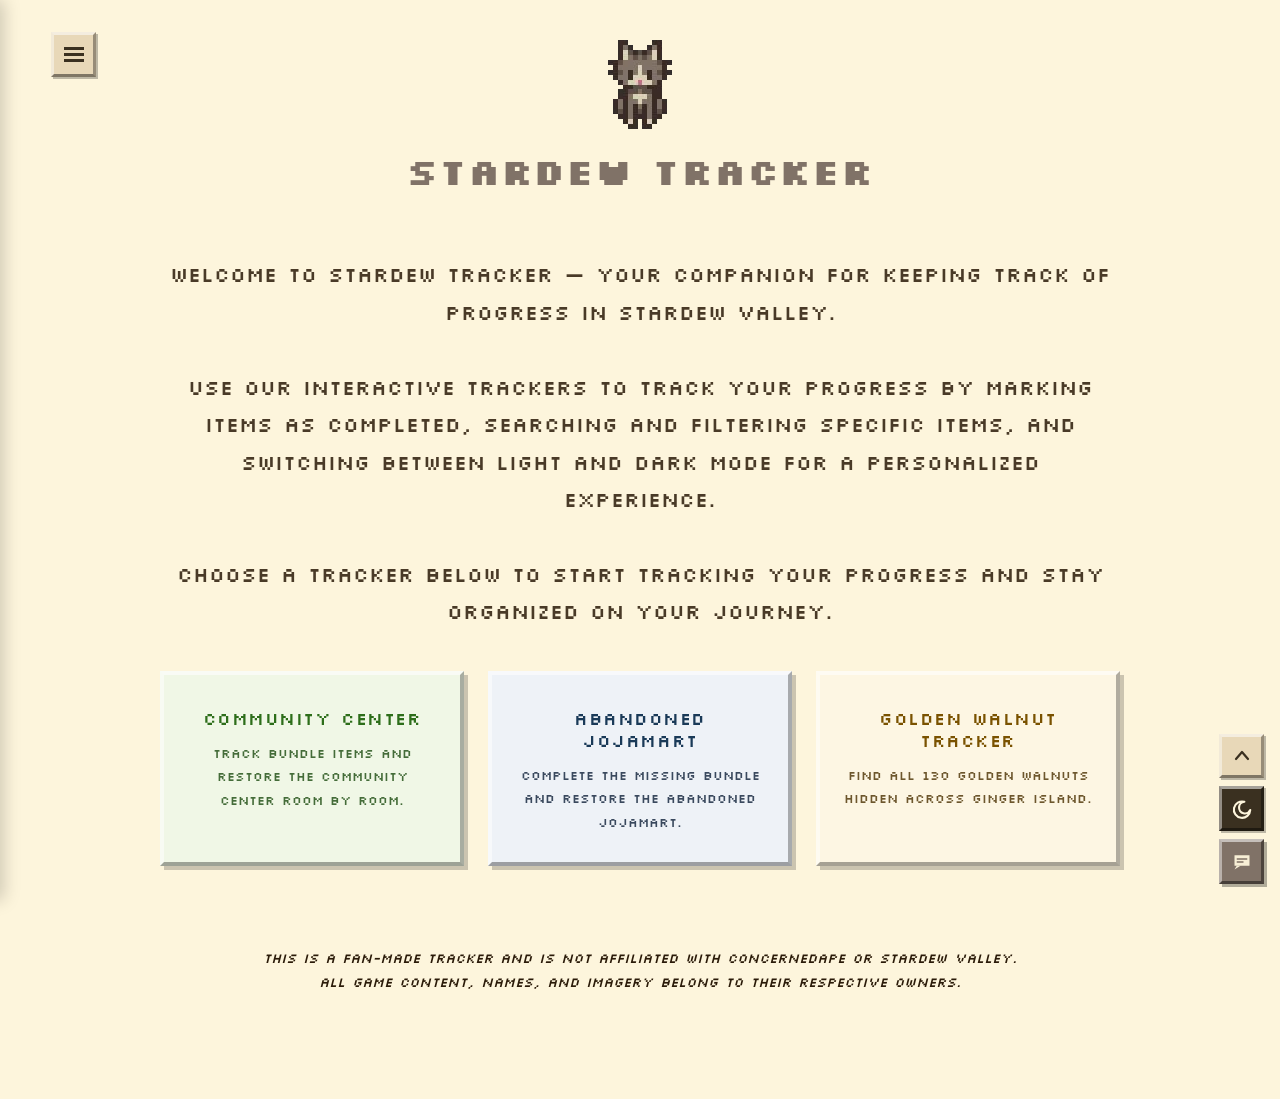
<file: index.html>
<!DOCTYPE html>
<html lang="en">
<head>
  <meta charset="UTF-8">
  <link rel="stylesheet" href="styles.css">
  <meta name="viewport" content="width=device-width, initial-scale=1.0">
  <title>Stardew Valley Community Center Bundle Checklist | Fan-made</title>
  <meta name="description" content="An interactive Stardew Valley Community Center restoration bundle checklist. Check off items, filter by season, search bundles and rooms, and track your progress toward restoring the Community Center. Your progress is automatically saved in your browser so you can pick up right where you left off.">
  <meta name="keywords" content="Stardew Valley, Community Center, bundle tracker, checklist, bundles, items, spring, summer, fall, winter, fishing, crafts, pantry, boiler room, vault, bulletin board">
  <meta name="robots" content="index, follow">
  <meta name="theme-color" content="#fdf5dc">

  <!-- Canonical URL -->
  <link rel="canonical" href="https://stardewtracker.com/">

  <!-- Favicons: ICO for browser tabs, PNG for Google Search -->
  <link rel="icon" type="image/x-icon" href="favicon.ico">
  <link rel="icon" type="image/png" sizes="192x192" href="favicon.png">
  <link rel="apple-touch-icon" sizes="180x180" href="favicon.png">

  <!-- Open Graph -->
  <meta property="og:type" content="website">
  <meta property="og:url" content="https://stardewtracker.com/">
  <meta property="og:site_name" content="Stardew Tracker">
  <meta property="og:locale" content="en_US">
  <meta property="og:title" content="Stardew Valley Community Center Bundle Checklist | Fan-made">
  <meta property="og:description" content="An interactive bundle checklist to help you restore the Community Center in Stardew Valley. Filter by season, search items, and track your progress.">
  <meta property="og:image" content="https://stardewtracker.com/og-image.png">
  <meta property="og:image:type" content="image/png">
  <meta property="og:image:width" content="1200">
  <meta property="og:image:height" content="630">

  <!-- Twitter/X Card -->
  <meta name="twitter:card" content="summary_large_image">
  <meta name="twitter:title" content="Stardew Valley Community Center Bundle Checklist | Fan-made">
  <meta name="twitter:description" content="Track your Stardew Valley progress with interactive checklists for Community Center bundles, Abandoned JojaMart restoration, and Golden Walnut collection. Search for specific items and filter them by season or area to easily monitor your completion progress.">
  <meta name="twitter:image" content="https://stardewtracker.com/og-image.png">
<link href="https://fonts.googleapis.com/css2?family=Silkscreen:wght@400;700&family=VT323&display=swap" rel="stylesheet">

</head>
<body>

<header>
  <div class="header-top">
    <button id="hamburger-btn" class="hamburger-btn">
      <svg width="20" height="16" viewBox="0 0 20 16" xmlns="http://www.w3.org/2000/svg" shape-rendering="crispEdges" style="position:relative;top:1px;"><rect x="0" y="0" width="20" height="3" fill="currentColor"/><rect x="0" y="6" width="20" height="3" fill="currentColor"/><rect x="0" y="12" width="20" height="3" fill="currentColor"/></svg>
    </button>
  </div>
  <div class="header-emblem"><a href="#" id="cat-home-link" style="display:inline-block;cursor:pointer;text-decoration:none;" onclick="event.preventDefault(); if(typeof switchMode==='function'){switchMode('home');};"><img src="[data-uri]" alt="Cat" style="width:64px;height:auto;image-rendering:pixelated;"></a></div>
  <h1>Community Center Restoration Tracker</h1>
</header>

<div id="drawer-overlay" style="display:none;position:fixed;inset:0;background:rgba(0,0,0,0.35);z-index:400;"></div>
<div id="side-drawer" class="side-drawer" style="transform:translateX(-100%);">
  <div class="drawer-header">Trackers</div>
  <nav class="drawer-nav">
    <button class="drawer-nav-btn mode-home"   id="mode-btn-home">Home</button>
    <button class="drawer-nav-btn mode-cc"     id="mode-btn-cc">Community Center Restoration</button>
    <button class="drawer-nav-btn mode-joja"   id="mode-btn-joja">Abandoned Jojamart</button>
    <button class="drawer-nav-btn mode-walnut" id="mode-btn-walnut">Golden Walnut Tracker</button>
  </nav>
</div>

<div class="sticky-bar">
  <div class="sticky-bar-inner">
    <div class="season-filter-wrap">
      <div class="search-btn-wrap">
        <button class="season-btn search-toggle-btn" id="search-toggle-btn" data-tip="Search (Ctrl + F)"><span style="position:relative;top:1px;">🔍</span></button>
        <div class="search-popup" id="search-popup">
          <div style="position:relative;">
            <input class="search-input" id="search-input" type="text" placeholder="Search" autocomplete="off">
            <button class="search-clear" id="search-clear" data-tip="Esc">X</button>
            <div class="autocomplete-dropdown" id="autocomplete"></div>
          </div>
        </div>
      </div>
      <button class="season-btn spring" data-season="spring" data-tip="Spring"><span style="position:relative;top:1px;">🌸</span></button>
      <button class="season-btn summer" data-season="summer" data-tip="Summer"><span style="position:relative;top:1.5px;">☀️</span></button>
      <button class="season-btn fall"   data-season="fall"   data-tip="Fall"><span style="position:relative;top:1.5px;">🍂</span></button>
      <button class="season-btn winter" data-season="winter" data-tip="Winter"><span style="position:relative;top:2px;">❄️</span></button>
      <button class="season-btn rain"   data-season="rain"   data-tip="Rain Exclusive (Fish)"><span style="position:relative;top:3.5px;">🌧️</span><span style="position:relative;top:0px;">🐟</span></button>
      <button class="season-btn uncollected" data-season="uncollected" id="uncollected-btn" data-tip="Uncollected Items Only"><span style="position:relative;top:2px;">🚫</span></button>
      <div class="walnut-area-filters" id="walnut-area-filters" style="display:none;gap:0.6rem;align-items:center;">
        <button class="season-btn walnut-area-btn" data-area="walnut_general" data-tip="General (All Areas)">G</button>
        <button class="season-btn walnut-area-btn" data-area="walnut_east"    data-tip="Island East">E</button>
        <button class="season-btn walnut-area-btn" data-area="walnut_west"    data-tip="Island West">W</button>
        <button class="season-btn walnut-area-btn" data-area="walnut_north"   data-tip="Island North">N</button>
        <button class="season-btn walnut-area-btn" data-area="walnut_south"   data-tip="Island South">S</button>
        <button class="season-btn walnut-area-btn" data-area="ginger_improvements" data-tip="Island Improvements"><svg width="24" height="24" viewBox="0 0 24 24" fill="#5a3e1b" xmlns="http://www.w3.org/2000/svg"><path d="M22.7 19l-9.1-9.1c.9-2.3.4-5-1.5-6.9-2-2-5-2.4-7.4-1.3L9 6 6 9 1.6 4.7C.4 7.1.9 10.1 2.9 12.1c1.9 1.9 4.6 2.4 6.9 1.5l9.1 9.1c.4.4 1 .4 1.4 0l2.3-2.3c.5-.4.5-1.1.1-1.4z"/></svg></button>
      </div>
    </div>
    <div class="progress-inline">
      <span class="progress-text" id="overall-pct">0 / 0 (0%)</span>
      <button class="reset-btn" id="reset-btn"><img src="[data-uri]" style="width:100%;height:100%;object-fit:contain;display:block;image-rendering:pixelated;"></button>
    </div>
  </div>
</div>

<div class="search-results" id="search-results" style="margin-top:3.5rem"></div>

<div class="joja-banner" id="joja-banner"></div>

<div id="home-page" style="display:none; margin-top:3.5rem; padding: 0 0 2rem;">
  <div class="home-intro">Welcome to Stardew Tracker — your companion for keeping track of progress in Stardew Valley.<br><br>Use our interactive trackers to track your progress by marking items as completed, searching and filtering specific items, and switching between light and dark mode for a personalized experience.<br><br>Choose a tracker below to start tracking your progress and stay organized on your journey.</div>
  <div class="home-cards">
    <button class="home-card mode-cc" id="home-btn-cc">
      <div class="home-card-title">Community Center</div>
      <div class="home-card-desc">Track bundle items and restore the Community Center room by room.</div>
    </button>
    <button class="home-card mode-joja" id="home-btn-joja">
      <div class="home-card-title">Abandoned Jojamart</div>
      <div class="home-card-desc">Complete the missing bundle and restore the Abandoned Jojamart.</div>
    </button>
    <button class="home-card mode-walnut" id="home-btn-walnut">
      <div class="home-card-title">Golden Walnut Tracker</div>
      <div class="home-card-desc">Find all 130 Golden Walnuts hidden across Ginger Island.</div>
    </button>
  </div>
</div>

<div class="rooms-grid" id="rooms-grid" style="margin-top:3.5rem"></div>


<div class="disclaimer" style="text-align:center; margin-top:3rem; padding: 0 1rem 1rem; font-family:'Silkscreen',monospace; font-size:0.85rem; font-style:italic; line-height:1.8;">
  This is a fan-made tracker and is not affiliated with ConcernedApe or Stardew Valley.<br>
  All game content, names, and imagery belong to their respective owners.
</div>

<div class="item-tooltip" id="item-tooltip">
  <div class="tooltip-name" id="tooltip-name"></div>
  <div class="tooltip-subtitle" id="tooltip-subtitle"></div>
  <ul class="tooltip-sources" id="tooltip-sources"></ul>
</div>

<div class="item-tooltip" id="reset-tooltip" style="padding: 0.4rem 0.9rem;">
  <span style="font-family:'Silkscreen',monospace; font-size:1.1rem; font-weight:500; color:var(--body-color);">Reset Progress</span>
</div>

<div class="item-tooltip" id="darkmode-tooltip" style="padding: 0.4rem 0.9rem;">
  <span id="darkmode-tooltip-text" style="font-family:'Silkscreen',monospace; font-size:1.1rem; font-weight:500; color:var(--body-color);"></span>
</div>

<div class="item-tooltip" id="scroll-top-tooltip" style="padding: 0.4rem 0.9rem;">
  <span style="font-family:'Silkscreen',monospace; font-size:1.1rem; font-weight:500; color:var(--body-color);">Keyboard Shortcut:<br>Up Arrow</span>
</div>

<!-- Retro confirm modal -->
<div id="reset-modal" style="display:none;position:fixed;inset:0;z-index:1000;background:rgba(0,0,0,0.55);align-items:center;justify-content:center;">
  <div id="reset-modal-box" style="
    background:#fdf5dc;
    border-top:4px solid rgba(255,255,255,0.7);
    border-left:4px solid rgba(255,255,255,0.6);
    border-right:4px solid rgba(0,0,0,0.5);
    border-bottom:4px solid rgba(0,0,0,0.55);
    box-shadow:6px 6px 0 rgba(0,0,0,0.35);
    padding:1.5rem 2.5rem 1.5rem;
    max-width:360px;
    width:90%;
    text-align:center;
  ">
    <div style="font-family:'Silkscreen',monospace;font-size:1.1rem;color:#807267;margin-bottom:1.5rem;line-height:1.8;text-transform:uppercase;font-style:normal;">Reset all progress?<br>This cannot be undone.</div>
    <div style="display:flex;gap:1.5rem;justify-content:center;">
      <button id="reset-confirm-yes" style="
        font-family:'Silkscreen',monospace;font-size:1rem;text-transform:uppercase;
        padding:0.45rem 1.2rem;
        background:#c84040;color:#fff;
        border:none;
        border-top:3px solid rgba(255,255,255,0.5);
        border-left:3px solid rgba(255,255,255,0.4);
        border-right:3px solid rgba(0,0,0,0.4);
        border-bottom:3px solid rgba(0,0,0,0.45);
        box-shadow:2px 2px 0 rgba(0,0,0,0.3);
        cursor:pointer;
      ">YES</button>
      <button id="reset-confirm-no" style="
        font-family:'Silkscreen',monospace;font-size:1rem;text-transform:uppercase;
        padding:0.45rem 1.2rem;
        background:#e8d8b8;color:#807267;
        border:none;
        border-top:3px solid rgba(255,255,255,0.55);
        border-left:3px solid rgba(255,255,255,0.45);
        border-right:3px solid rgba(0,0,0,0.35);
        border-bottom:3px solid rgba(0,0,0,0.4);
        box-shadow:2px 2px 0 rgba(0,0,0,0.25);
        cursor:pointer;
      ">NO</button>
    </div>
  </div>
</div>
<script>
const DATA = [
  {
    id: "crafts", name: "Crafts Room", icon: "🪵", subtitle: "Bridge, Greenhouse & more",
    reward: "Bridge Repair", cssClass: "room-craft",
    bundles: [
      { name: "Spring Foraging Bundle", reward: "Spring Seeds (30)", items: [
        { name: "Daffodil" }, { name: "Dandelion" }, { name: "Leek" }, { name: "Wild Horseradish" }
      ]},
      { name: "Summer Foraging Bundle", reward: "Summer Seeds (30)", items: [
        { name: "Grape" }, { name: "Spice Berry" }, { name: "Sweet Pea" }
      ]},
      { name: "Fall Foraging Bundle", reward: "Fall Seeds (30)", items: [
        { name: "Common Mushroom" }, { name: "Wild Plum" }, { name: "Hazelnut" }, { name: "Blackberry" }
      ]},
      { name: "Winter Foraging Bundle", reward: "Winter Seeds (30)", items: [
        { name: "Winter Root" }, { name: "Crystal Fruit" }, { name: "Snow Yam" }, { name: "Crocus" }
      ]},
      { name: "Construction Bundle", reward: "Charcoal Kiln (1)", items: [
        { name: "Wood ×99" }, { name: "Wood ×99" }, { name: "Stone ×99" }, { name: "Hardwood ×10" }
      ]},
      { name: "Exotic Foraging Bundle", required: 5, reward: "Autumn's Bounty (5)", items: [
        { name: "Coconut" }, { name: "Cactus Fruit" }, { name: "Cave Carrot" },
        { name: "Red Mushroom" }, { name: "Purple Mushroom" }, { name: "Maple Syrup" },
        { name: "Oak Resin" }, { name: "Pine Tar" }, { name: "Morel" }
      ]}
    ]
  },
  {
    id: "pantry", name: "The Pantry", icon: "🌾", subtitle: "Crafts Room rewards unlock",
    reward: "Greenhouse Restored", cssClass: "room-pantry",
    bundles: [
      { name: "Spring Crops Bundle", reward: "Speed-Gro (20)", items: [
        { name: "Parsnip" }, { name: "Green Bean" }, { name: "Cauliflower" }, { name: "Potato" }
      ]},
      { name: "Summer Crops Bundle", reward: "Quality Sprinkler (1)", items: [
        { name: "Tomato" }, { name: "Hot Pepper" }, { name: "Blueberry" }, { name: "Melon" }
      ]},
      { name: "Fall Crops Bundle", reward: "Bee House (1)", items: [
        { name: "Corn" }, { name: "Eggplant" }, { name: "Pumpkin" }, { name: "Yam" }
      ]},
      { name: "Quality Crops Bundle", required: 3, reward: "Preserves Jar (1)", items: [
        { name: "Parsnip (gold quality) ×5" }, { name: "Melon (gold quality) ×5" },
        { name: "Pumpkin (gold quality) ×5" }, { name: "Corn (gold quality) ×5" }
      ]},
      { name: "Animal Bundle", required: 5, reward: "Cheese Press (1)", items: [
        { name: "Large Milk" }, { name: "Large Brown Egg" }, { name: "Large White Egg" },
        { name: "Large Goat Milk" }, { name: "Wool" }, { name: "Duck Egg" }
      ]},
      { name: "Artisan Bundle", required: 6, reward: "Keg (1)", items: [
        { name: "Truffle Oil" }, { name: "Cloth" }, { name: "Goat Cheese" },
        { name: "Cheese" }, { name: "Honey" }, { name: "Jelly" },
        { name: "Apple" }, { name: "Apricot" }, { name: "Orange" },
        { name: "Peach" }, { name: "Pomegranate" }, { name: "Cherry" }
      ]}
    ]
  },
  {
    id: "fish", name: "Fish Tank", icon: "🐟", subtitle: "Repairs & fishing perks",
    reward: "Glittering Boulder Removed", cssClass: "room-fish",
    bundles: [
      { name: "River Fish Bundle", reward: "Deluxe Bait (30)", items: [
        { name: "Sunfish" }, { name: "Catfish" },
        { name: "Shad" }, { name: "Tiger Trout" }
      ]},
      { name: "Lake Fish Bundle", reward: "Dressed Spinner (1)", items: [
        { name: "Largemouth Bass" }, { name: "Carp" }, { name: "Bullhead" }, { name: "Sturgeon" }
      ]},
      { name: "Ocean Fish Bundle", reward: "Warp Totem: Beach (5)", items: [
        { name: "Sardine" }, { name: "Tuna" },
        { name: "Red Snapper" }, { name: "Tilapia" }
      ]},
      { name: "Night Fishing Bundle", reward: "Glow Ring (1)", items: [
        { name: "Walleye" }, { name: "Bream" }, { name: "Eel" }
      ]},
      { name: "Crab Pot Bundle", required: 5, reward: "Crab Pot (3)", items: [
        { name: "Lobster" }, { name: "Crayfish" }, { name: "Crab" },
        { name: "Cockle" }, { name: "Mussel" }, { name: "Shrimp" },
        { name: "Snail" }, { name: "Periwinkle" }, { name: "Oyster" }, { name: "Clam" }
      ]},
      { name: "Specialty Fish Bundle", reward: "Dish O' The Sea (5)", items: [
        { name: "Pufferfish" }, { name: "Ghostfish" }, { name: "Sandfish" }, { name: "Woodskip" }
      ]}
    ]
  },
  {
    id: "boiler", name: "Boiler Room", icon: "🪣", subtitle: "Mine cart & furnace rewards",
    reward: "Minecarts Repaired", cssClass: "room-boiler",
    bundles: [
      { name: "Blacksmith's Bundle", reward: "Furnace (1)", items: [
        { name: "Copper Bar" }, { name: "Iron Bar" }, { name: "Gold Bar" }
      ]},
      { name: "Geologist's Bundle", reward: "Omni Geode (5)", items: [
        { name: "Quartz" }, { name: "Earth Crystal" }, { name: "Frozen Tear" }, { name: "Fire Quartz" }
      ]},
      { name: "Adventurer's Bundle", required: 2, reward: "Small Magnet Ring (1)", items: [
        { name: "Slime ×99" }, { name: "Bat Wing ×10" }, { name: "Solar Essence" }, { name: "Void Essence" }
      ]}
    ]
  },
  {
    id: "bulletin", name: "Bulletin Board", icon: "📋", subtitle: "Friendship & heart events",
    reward: "Friendship +2 Hearts", cssClass: "room-bulletin",
    bundles: [
      { name: "Chef's Bundle", reward: "Pink Cake (3)", items: [
        { name: "Maple Syrup" }, { name: "Fiddlehead Fern" }, { name: "Truffle" },
        { name: "Poppy" }, { name: "Maki Roll" }, { name: "Fried Egg" }
      ]},
      { name: "Dye Bundle", reward: "Seed Maker (1)", items: [
        { name: "Red Mushroom" }, { name: "Sea Urchin" }, { name: "Sunflower" },
        { name: "Duck Feather" }, { name: "Aquamarine" }, { name: "Red Cabbage" }
      ]},
      { name: "Field Research Bundle", reward: "Recycling Machine (1)", items: [
        { name: "Purple Mushroom" }, { name: "Nautilus Shell" }, { name: "Chub" }, { name: "Frozen Geode" }
      ]},
      { name: "Fodder Bundle", reward: "Heater (1)", items: [
        { name: "Wheat ×10" }, { name: "Hay ×10" }, { name: "Apple ×3" }
      ]},
      { name: "Enchanter's Bundle", reward: "Gold Bar (5)", items: [
        { name: "Oak Resin" }, { name: "Wine" }, { name: "Rabbit's Foot" }, { name: "Pomegranate" }
      ]}
    ]
  },
  {
    id: "vault", name: "The Vault", icon: "🔐", subtitle: "Bus to Calico Desert",
    reward: "Bus Repaired", cssClass: "room-vault",
    bundles: [
      { name: "2,500g Bundle", reward: "Chocolate Cake (3)", items: [{ name: "2,500g" }] },
      { name: "5,000g Bundle", reward: "Quality Fertilizer (30)", items: [{ name: "5,000g" }] },
      { name: "10,000g Bundle", reward: "Lightning Rod (1)", items: [{ name: "10,000g" }] },
      { name: "25,000g Bundle", reward: "Crystalarium (1)", items: [{ name: "25,000g" }] }
    ]
  }
];

const JOJA_DATA = [
  {
    id: "joja_missing", name: "The Missing Bundle", icon: "🏭",
    reward: "Movie Theater", cssClass: "room-joja",
    bundles: [
      { name: "The Missing Bundle", reward: "Movie Theater", required: 5, items: [
        { name: "Wine (silver quality+)" },
        { name: "Dinosaur Mayonnaise" },
        { name: "Prismatic Shard" },
        { name: "Ancient Fruit ×5 (gold quality)" },
        { name: "Void Salmon (gold or iridium quality)" },
        { name: "Caviar" }
      ]}
    ]
  }
];

const WALNUT_DATA = [
  {
    id: "walnut_general", name: "General (All Areas)", icon: "🌴", reward: "6 Walnuts", cssClass: "room-walnut",
    bundles: [{ name: "General", reward: "", items: [
      { name: "Take any Golden Coconut you find on Ginger Island to Clint at the Blacksmith. The first one he opens is guaranteed to give you a Golden Walnut ×1",count: 1, img: "generalimages/Walnutclintgoldcoconut.png" },
      { name: "Fishing anywhere on Ginger Island ×5 (15% chance per cast)",count: 5, progress: 0, img: "generalimages/Walnutgingerislandfishing.png" }
    ]}]
  },
  {
    id: "walnut_east", name: "Island East", icon: "🦜", reward: "11 Walnuts", cssClass: "room-walnut",
    bundles: [{ name: "Island East", reward: "", items: [
      { name: "Bush on jungle path to Leo's hut ×1",count: 1, img: "eastimages/Walnuteastislandpath.png" },
      { name: "Place a Banana on the altar by Leo's hut staircase — a gorilla will reward you with 3 walnuts. Banana saplings can be purchased from the Island Trader for 5 Dragon Teeth ×3",count: 3, img: "eastimages/Banana_Shrine.png" },
      { name: "Hit the tree inside Leo's hut with an axe ×1",count: 1, img: "eastimages/Walnuteastleohut.png" },
      { name: "Hidden passage east of Leo's stairs → south of Gem Bird Shrine ×1",count: 1, img: "eastimages/Walnuteasthiddenshrine.png" },
      { name: "Complete the Gem Birds puzzle: on rainy days, a Gem Bird appears in one random region of the island (north, south, east, or west). Place the gem on a pedestal ×5",count: 5, img: "eastimages/Walnutgembirdshrine.png", subChecks: ["North ×1", "South ×1", "East ×1", "West ×1"], subChecksEqualCells: true }
    ]}]
  },
  {
    id: "walnut_west", name: "Island West", icon: "🏝️", reward: "52 Walnuts", cssClass: "room-walnut",
    bundles: [{ name: "Island West", reward: "", items: [
      { name: "Harvest crops on Ginger Island farm ×5 (5% chance each)",count: 5, progress: 0, img: "westimages/Walnut_Harvest.png" },
      { name: "After repairing the farmhouse, grow a Melon, Wheat, and Garlic for the Gourmand Frog. Leave each crop unharvested when mature and speak to him",count: 15, progress: 0, step: 5, img: "westimages/Walnutkribbitoutside.png" },
      { name: "Journal Scrap #6 — dig at curved palm tree southeast corner of beach ×1",count: 1, img: "westimages/Walnutlocation_Beach_curve.png" },
      { name: "Mine Mussel Nodes ×5 (10% chance each)",count: 5, progress: 0, img: "westimages/Musselfarming.png" },
      { name: "Walnut inside the shipwreck (southwest beach, hidden path) ×1",count: 1, img: "westimages/Shipwreckindoor.png" },
      { name: "Go to the beach southeast of Birdie's hut. Block three of the four mole holes with placeable objects, then whack the mole with your Axe, Pickaxe, or Watering Can. Alternatively, just use an upgraded Watering Can to hit it without blocking the holes ×1",count: 1, img: "westimages/Whackamole.png" },
      { name: "Dig center of blue starfish triangle on farm beach ×1",count: 1, img: "westimages/Walnutfarmbeachlocation1.png" },
      { name: "Dig center of starfish diamond near tide pools ×1",count: 1, img: "westimages/Walnutlocation4starfish.png" },
      { name: "Dig the X marked in the sand in the tide pools ×1",count: 1, img: "westimages/WalnutlocationX.png" },
      { name: "Dig center of diamond of indents near the ocean ×1",count: 1, img: "westimages/Walnutwestbeachcircle.png" },
      { name: "Behind coconut tree by the pond west of farm ×1",count: 1, img: "westimages/Walnutwestbypond.png" },
      { name: "Complete The Pirate's Wife quest ×5",count: 5, img: "westimages/Walnutquestbirdie.png" },
      { name: "Journal Scrap #4 — dig north of Birdie's hut ×1",count: 1, img: "westimages/Walnutlocation_Birdienorth.png" },
      { name: "Bush bottom-right near cliff, walking up western coast ×1",count: 1, img: "westimages/Walnutoutsideqi.png" },
      { name: "Bush past Qi's Walnut Room through ocean water ×1",count: 1, img: "westimages/Walnutwestpathqiroom.png" },
      { name: "Kill Tiger Slimes in Tiger Slime Grove ×1",count: 1, img: "westimages/Walnutslime_grove.png" },
      { name: "Behind mahogany tree in Tiger Slime Grove ×1",count: 1, img: "westimages/Walnutwesttigergrovehidden.png" },
      { name: "Dig center of circle of grass in Tiger Slime Grove ×1",count: 1, img: "westimages/Walnutwestcircleofgrass.png" },
      { name: "Bush hidden by southern wall, west of farm Parrot Express ×1",count: 1, img: "westimages/Wanutwestexplorehidden.png" },
      { name: "Simon Says puzzle in cave north of Tiger Slime Grove ×3",count: 3, img: "westimages/Walnutroutetosimonsays.png" },
      { name: "Bush at end of cliff path east of Tiger Slime Grove ×1",count: 1, img: "westimages/Walnutwestaroundthecliff.png" },
      { name: "Dig center of diamond-shaped pebbles east of farm Parrot Express ×1",count: 1, img: "westimages/Walnutwestpebblecircle.png" },
      { name: "Bush at end of hidden path east of farm Parrot Express ×1",count: 1, img: "westimages/Walnutwesthiddenpath.png" },
      { name: "Bush south of farm Parrot Express, overlooking farmhouse ×1",count: 1, img: "westimages/Walnutwestoverlookingfarm.png" }
    ]}]
  },
  {
    id: "walnut_north", name: "Island North", icon: "🌋", reward: "49 Walnuts", cssClass: "room-walnut",
    bundles: [{ name: "Island North", reward: "", items: [
      { name: "Dig center of stone circle at North entrance (west) ×1",count: 1, img: "northimages/Walnutnorthcircle1sized.png" },
      { name: "Hidden passage west at North entrance → grove with walnut bush ×1",count: 1, img: "northimages/Walnutnorthhiddengrove.png" },
      { name: "Dig center of circle of flowers NE of North entrance ×1",count: 1, img: "northimages/Walnutnorthflowercircle.png" },
      { name: "Dig center of stone circle in second grassy area (east) ×1",count: 1, img: "northimages/Walnutnorthcircle2.png" },
      { name: "Dig unusual sand texture southeast of Island Field Office ×1",count: 1, img: "northimages/Walnutnorthweirdsoil.png" },
      { name: "Dig center of stone circle up north steps of dig site ×1",count: 1, img: "northimages/WalnutNorthIslandDigsiteRamp.png" },
      { name: "Walnut plant west across bridge from north dig site steps ×1",count: 1, img: "northimages/Walnutdigsiteleft.png" },
      { name: "Hidden passage east of dig site → two walnut plants ×2",count: 2, img: "northimages/Walnutnorthdigsiteright.png" },
      { name: "Island Field Office — complete Large Animal collection ×6", count: 6, img: "northimages/Island_Field_Office.png", subChecks: ["Fossilized Leg ×1", "Fossilized Leg ×1", "Fossilized Ribs ×1", "Fossilized Skull ×1", "Fossilized Spine ×1", "Fossilized Tail ×1"], subChecksTwoCol: true, subChecksShorten: "Fossilized " },
      { name: "Island Field Office — complete Snake collection ×3",count: 3, img: "northimages/Island_Field_Office.png", subChecks: ["Snake Skull ×1", "Snake Vertebrae ×1", "Snake Vertebrae ×1"] },
      { name: "Island Field Office — donate Mummified Frog ×1",count: 1, img: "northimages/Island_Field_Office.png" },
      { name: "Island Field Office — donate Mummified Bat ×1",count: 1, img: "northimages/Island_Field_Office.png" },
      { name: "Island Field Office — Purple Flowers survey (answer: 22) ×1",count: 1, img: "northimages/Island_Field_Office.png" },
      { name: "Island Field Office — Purple Starfish survey (answer: 18) ×1",count: 1, img: "northimages/Island_Field_Office.png" },
      { name: "Walnut plant hidden by tree southeast of Volcano Dungeon entrance ×1",count: 1, img: "northimages/Walnutnorthbehidntreevolcano.png" },
      { name: "Dig sand circled by two bushes and arc of stones east of Volcano ×1",count: 1, img: "northimages/Walnutnorthvolcanonook.png" },
      { name: "Knock walnut from curved tree northeast of Volcano with slingshot ×1",count: 1, img: "northimages/Walnutnorthonatree.png" },
      { name: "Journal Scrap #10 — dig inside loop of curved palm tree southwest of Volcano ×1",count: 1, img: "northimages/Walnutjournal10.png" },
      { name: "Dig center of stone circle at extreme northwest of map ×1",count: 1, img: "northimages/Walnutnorthcircle3.png" },
      { name: "Hidden passage west of volcano northwest → secluded walnut bush ×1",count: 1, img: "northimages/1200px-Walnuttopleftvolcano.png" },
      { name: "At the Volcano Dungeon entrance, use a Watering Can to make a path west, then south to the landing. Exit south into the area with two bushes. ×2",count: 2, img: "northimages/Walnutdownrivervolcano.png" },
      { name: "Volcano Dungeon — breaking rocks ×5",count: 5, progress: 0, img: "northimages/Walnuthuntingmonsters.png" },
      { name: "Volcano Dungeon — killing enemies ×5",count: 5, progress: 0, img: "northimages/Walnuthuntingmonsters.png" },
      { name: "Volcano Dungeon — breaking metal crates ×5",count: 5, progress: 0, img: "northimages/Walnuthuntingmonsters.png" },
      { name: "Volcano Dungeon — open common chest ×1",count: 1, img: "northimages/Walnuthuntingmonsters.png" },
      { name: "Volcano Dungeon — open rare chest ×1",count: 1, img: "northimages/Walnuthuntingmonsters.png" },
      { name: "Walnut plants at Forge entrance & exit ×2",count: 2, img: "northimages/Walnutforge.png" }
    ]}]
  },
  {
    id: "walnut_south", name: "Island South", icon: "🏖️", reward: "12 Walnuts", cssClass: "room-walnut",
    bundles: [{ name: "Island South", reward: "", items: [
      { name: "Hidden passage behind tree at North stairs → upper cliff walnut bush ×1",count: 1, img: "southimages/Walnuthiddennorthsouthpassage.png" },
      { name: "Fish in the starfish-shaped tide pool in Island southeast (first catch) ×1",count: 1, img: "southimages/Walnutstarfishtidepool.png" },
      { name: "Dig center of diamond of yellow starfish in Island southeast ×1",count: 1, img: "southimages/Walnutsouthyellowstarfish.png" },
      { name: "Mermaid Puzzle: Rainy days only. Place flute blocks on the bottom tile of each of the 5 stones, and tune them with 1, 10, 8, 4, and 6 clicks from left to right, then run past them from left to right in sequence to play the song ×5",count: 5, img: "southimages/Ginger_Island_Mermaid.png" },
      { name: "Win darts at Pirate Cove (non-rainy night, after 8pm, even day) ×3",count: 3,progress: 0, img: "southimages/Walnutpiratescovedarts.png" },
      { name: "Dig exposed sand patch among barrels east of water in Pirate Cove ×1",count: 1, img: "southimages/Walnutsouthpiratecove.png" }
    ]}]
  },
  {
    id: "ginger_improvements", name: "Island Improvements", cssClass: "room-walnut",
    bundles: [{ name: "Island South", reward: "", items: [
      { name: "Unlock Island North: give 1 Golden Walnut to Leo's parrot (x1 Golden Walnut)", img: "improveimages/northentrance.png" },
      { name: "Turtle blocking the path to island west (x10 Golden Walnuts)", img: "improveimages/turtleblocking.png" },
      { name: "Farmhouse restoration in island west (x20 Golden Walnuts)", img: "improveimages/farmhouse.png" },
      { name: "Mailbox restoration (x5 Golden Walnuts)", img: "improveimages/mailbox.png" },
      { name: "Farm Obelisk restoration (x20 Golden Walnuts)", img: "improveimages/obelisk.png" },
      { name: "Beach Resort Restoration (x20 Golden Walnuts)", img: "improveimages/beachresort.png" },
      { name: "Unlock Island Trader (x10 Golden Walnuts)", img: "improveimages/islandtrader.png" },
      { name: "Broken bridge repair west of the Island Field Office (x10 Golden Walnuts)", img: "improveimages/brokenbridge1.png" },
      { name: "Bridge repair at the volcano dungeon entrance (x5 Golden Walnuts)", img: "improveimages/volcanobridge.png" },
      { name: "Shortcut Exit on volcano dungeon 5th floor (x5 Golden Walnuts)", img: "improveimages/volcanoshortcut.png" },
      { name: "Parrot Express (x10 Golden Walnuts)", img: "improveimages/parrotexpress.png" },
      { name: "Qi's Walnut Room: unlocks upon collecting 100 Golden Walnuts", img: "improveimages/qiwalnutroom.png", autoComplete: "walnuts_100" }
    ]}]
  }
];

// ── Mode (CC vs Joja vs Walnut) ─────────────────────────────────────
let currentMode = localStorage.getItem('sdv_mode') || 'home';
function getActiveData() {
  if (currentMode === 'joja') return JOJA_DATA;
  if (currentMode === 'walnut') return WALNUT_DATA;
  return DATA;
}
function saveMode() { localStorage.setItem('sdv_mode', currentMode); }
function stateKey() {
  if (currentMode === 'joja') return 'sdv_joja_state';
  if (currentMode === 'walnut') return 'sdv_walnut_state';
  return 'sdv_cc_state';
}
function loadState() { return JSON.parse(localStorage.getItem(stateKey()) || '{}'); }

// State
let state = loadState();
let filterUncollected = false;
let seasonFilter = null; // null = no filter, or 'spring'/'summer'/'fall'/'winter'
let rainFilter = false;
let walnutAreaFilter = null; // null = show all, or room id like 'walnut_north'

const RAIN_FISH = new Set(["Catfish", "Shad", "Red Snapper", "Walleye", "Eel"]);

const ITEM_SEASONS = {
  "Wild Horseradish": ["spring"],
  "Daffodil": ["spring"],
  "Leek": ["spring"],
  "Dandelion": ["spring"],
  "Grape": ["summer","fall"],
  "Spice Berry": ["summer"],
  "Sweet Pea": ["summer"],
  "Common Mushroom": ["fall"],
  "Wild Plum": ["fall"],
  "Hazelnut": ["fall"],
  "Blackberry": ["fall"],
  "Winter Root": ["winter"],
  "Crystal Fruit": ["winter"],
  "Snow Yam": ["winter"],
  "Crocus": ["winter"],
  "Wood": ["spring","summer","fall","winter"],
  "Stone": ["spring","summer","fall","winter"],
  "Hardwood": ["spring","summer","fall","winter"],
  "Coconut": ["spring","summer","fall","winter"],
  "Cactus Fruit": ["spring","summer","fall","winter"],
  "Cave Carrot": ["spring","summer","fall","winter"],
  "Red Mushroom": ["spring","summer","fall","winter"],
  "Purple Mushroom": ["spring","summer","fall","winter"],
  "Maple Syrup": ["spring","summer","fall","winter"],
  "Oak Resin": ["spring","summer","fall","winter"],
  "Pine Tar": ["spring","summer","fall","winter"],
  "Morel": ["spring"],
  "Parsnip": ["spring"],
  "Green Bean": ["spring"],
  "Cauliflower": ["spring"],
  "Potato": ["spring"],
  "Tomato": ["summer"],
  "Hot Pepper": ["summer"],
  "Blueberry": ["summer"],
  "Melon": ["summer"],
  "Corn": ["summer","fall"],
  "Eggplant": ["fall"],
  "Pumpkin": ["fall"],
  "Yam": ["fall"],
  "Large Milk": ["spring","summer","fall","winter"],
  "Large Brown Egg": ["spring","summer","fall","winter"],
  "Large White Egg": ["spring","summer","fall","winter"],
  "Wool": ["spring","summer","fall","winter"],
  "Duck Egg": ["spring","summer","fall","winter"],
  "Truffle Oil": ["spring","summer","fall","winter"],
  "Cloth": ["spring","summer","fall","winter"],
  "Goat Cheese": ["spring","summer","fall","winter"],
  "Cheese": ["spring","summer","fall","winter"],
  "Honey": ["spring","summer","fall","winter"],
  "Jelly": ["spring","summer","fall","winter"],
  "Apple": ["fall"],
  "Apricot": ["spring"],
  "Orange": ["summer"],
  "Peach": ["summer"],
  "Pomegranate": ["fall"],
  "Cherry": ["spring"],
  "Sunfish": ["spring","summer"],
  "Catfish": ["spring","summer","fall"],
  "Shad": ["spring","summer","fall"],
  "Tiger Trout": ["fall","winter"],
  "Largemouth Bass": ["spring","summer","fall","winter"],
  "Carp": ["spring","summer","fall","winter"],
  "Bullhead": ["spring","summer","fall","winter"],
  "Sturgeon": ["summer","winter"],
  "Sardine": ["spring","fall","winter"],
  "Tuna": ["summer","winter"],
  "Red Snapper": ["summer","fall"],
  "Tilapia": ["summer","fall"],
  "Walleye": ["fall","winter"],
  "Bream": ["spring","summer","fall","winter"],
  "Eel": ["spring","fall"],
  "Lobster": ["spring","summer","fall","winter"],
  "Crayfish": ["spring","summer","fall","winter"],
  "Crab": ["spring","summer","fall","winter"],
  "Cockle": ["spring","summer","fall","winter"],
  "Mussel": ["spring","summer","fall","winter"],
  "Shrimp": ["spring","summer","fall","winter"],
  "Snail": ["spring","summer","fall","winter"],
  "Periwinkle": ["spring","summer","fall","winter"],
  "Oyster": ["spring","summer","fall","winter"],
  "Clam": ["spring","summer","fall","winter"],
  "Pufferfish": ["summer"],
  "Ghostfish": ["spring","summer","fall","winter"],
  "Sandfish": ["spring","summer","fall","winter"],
  "Woodskip": ["spring","summer","fall","winter"],
  "Copper Bar": ["spring","summer","fall","winter"],
  "Iron Bar": ["spring","summer","fall","winter"],
  "Gold Bar": ["spring","summer","fall","winter"],
  "Quartz": ["spring","summer","fall","winter"],
  "Earth Crystal": ["spring","summer","fall","winter"],
  "Frozen Tear": ["spring","summer","fall","winter"],
  "Fire Quartz": ["spring","summer","fall","winter"],
  "Slime": ["spring","summer","fall","winter"],
  "Bat Wing": ["spring","summer","fall","winter"],
  "Solar Essence": ["spring","summer","fall","winter"],
  "Void Essence": ["spring","summer","fall","winter"],
  "Fiddlehead Fern": ["summer"],
  "Poppy": ["summer"],
  "Maki Roll": ["spring","summer","fall","winter"],
  "Fried Egg": ["spring","summer","fall","winter"],
  "Sea Urchin": ["spring","summer","fall","winter"],
  "Sunflower": ["summer","fall"],
  "Duck Feather": ["spring","summer","fall","winter"],
  "Aquamarine": ["spring","summer","fall","winter"],
  "Red Cabbage": ["summer"],
  "Nautilus Shell": ["winter"],
  "Chub": ["spring","summer","fall","winter"],
  "Frozen Geode": ["spring","summer","fall","winter"],
  "Wheat": ["summer","fall"],
  "Hay": ["spring","summer","fall","winter"],
  "Wine": ["spring","summer","fall","winter"],
  "Rabbit's Foot": ["spring","summer","fall","winter"]
};

function save() { localStorage.setItem(stateKey(), JSON.stringify(state)); }

function itemMatchesSeason(itemName) {
  const base = itemName.replace(/\s*\(gold quality\)/i, '').replace(/\s*×\d+$/, '').trim();

  // Rain filter: only show rain-only fish
  if (rainFilter && !RAIN_FISH.has(base)) return false;

  // Season filter
  if (seasonFilter) {
    const seasons = ITEM_SEASONS[base];
    if (seasons && !seasons.includes(seasonFilter)) return false;
  }

  return true;
}

function getKey(roomId, bundleIdx, itemIdx) {
  return `${roomId}_${bundleIdx}_${itemIdx}`;
}

function isChecked(roomId, bundleIdx, itemIdx) {
  return !!state[getKey(roomId, bundleIdx, itemIdx)];
}

function toggle(roomId, bundleIdx, itemIdx) {
  const k = getKey(roomId, bundleIdx, itemIdx);
  state[k] = !state[k];
  save();
  render();
}

function getBundleProgress(room, bundleIdx) {
  const bundle = room.bundles[bundleIdx];
  const items = bundle.items;
  const isWalnut = currentMode === 'walnut';
  let done = 0, total = 0;
  items.forEach((item, i) => {

  const worth = (isWalnut && item.count) ? item.count : 1;
  total += worth;

  if (item.progress !== undefined) {
    const pk = `progress_${room.id}_${bundleIdx}_${i}`;
    const sp = state[pk] !== undefined ? state[pk] : (item.progress || 0);

    // Count actual progress toward totals
    done += Math.min(sp, worth);

  } else if (item.autoComplete === 'walnuts_100') {
    if (getWalnutCount() >= 100) done += worth;
  } else {
    const itemDone = isChecked(room.id, bundleIdx, i);
    if (itemDone) done += worth;
  }
});
  const required = bundle.required || total;
  const effectiveDone = Math.min(done, required);
  return { done: effectiveDone, total: required, complete: effectiveDone >= required };
}

function getRoomProgress(room) {
  let done = 0, total = 0;
  let allBundlesComplete = true;
  room.bundles.forEach((_, bi) => {
    const p = getBundleProgress(room, bi);
    done += p.done; total += p.total;
    if (!p.complete) allBundlesComplete = false;
  });
  return { done, total, complete: allBundlesComplete };
}

function getAllProgress() {
  let done = 0, total = 0;
  getActiveData().forEach(room => {
    if (room.id === 'ginger_improvements') return; // Island Improvements tracked separately
    const p = getRoomProgress(room);
    done += p.done; total += p.total;
  });
  return { done, total };
}

function getWalnutCount() {
  let done = 0;
  WALNUT_DATA.forEach(room => {
    if (room.id === 'ginger_improvements') return;
    done += getRoomProgress(room).done;
  });
  return done;
}

function render() {
  const grid = document.getElementById('rooms-grid');
  grid.innerHTML = '';
  const isJoja   = currentMode === 'joja';
  const isSingle = currentMode === 'joja' || currentMode === 'walnut';

  getActiveData().forEach(room => {
    // When rain filter is on, only show the fish tank (CC mode only)
    if (!isSingle && rainFilter && room.id !== 'fish') return;

    // Walnut area filter
    if (currentMode === 'walnut' && walnutAreaFilter && room.id !== walnutAreaFilter) return;

    const rp = getRoomProgress(room);
    const card = document.createElement('div');
    card.className = `room-card ${room.cssClass}${rp.complete ? ' complete' : ''}`;

    // Reorder bundles: fill left column top-to-bottom, then right column
    const allBundles = room.bundles.map((bundle, bi) => ({ bundle, bi }));
    const mid = Math.ceil(allBundles.length / 2);
    const leftCol = allBundles.slice(0, mid);
    const rightCol = allBundles.slice(mid);
    const reordered = [];
    for (let i = 0; i < mid; i++) {
      if (leftCol[i])  reordered.push(leftCol[i]);
      if (rightCol[i]) reordered.push(rightCol[i]);
    }

    const bundlesHtml = reordered.map(({ bundle, bi }) => {
      const bp = getBundleProgress(room, bi);

      // In filter mode, skip bundles that are already complete
      if (filterUncollected && bp.complete) return '';

      // When rain filter is on, skip bundles with no rain fish
      const RAIN_SKIP_BUNDLES = new Set(["Lake Fish Bundle", "Crab Pot Bundle", "Specialty Fish Bundle"]);
      if (!isSingle && rainFilter && RAIN_SKIP_BUNDLES.has(bundle.name)) return '';

      // Skip bundle if no items match the season filter
      if (!isSingle && seasonFilter && !bundle.items.some(item => itemMatchesSeason(item.name))) return '';

      const bundleRequired = bundle.required || bundle.items.length;
      const bundleDoneCount = bundle.items.filter((item, i) => {
        if (item.progress !== undefined) {
          const pk = `progress_${room.id}_${bi}_${i}`;
          const sp = state[pk] !== undefined ? state[pk] : (item.progress || 0);
          return sp >= item.count;
        }
        return isChecked(room.id, bi, i);
      }).length;
      const bundleSatisfied = bundleDoneCount >= bundleRequired;
      const itemsHtml = bundle.items.map((item, ii) => {
        const progressKey = `progress_${room.id}_${bi}_${ii}`;
        const savedProgress = state[progressKey] !== undefined ? state[progressKey] : (item.progress || 0);
        const checked = item.autoComplete === 'walnuts_100'
          ? getWalnutCount() >= 100
          : item.progress !== undefined ? savedProgress >= item.count : isChecked(room.id, bi, ii);
        if (filterUncollected && checked) return '';
        if (!isSingle && !itemMatchesSeason(item.name)) return '';
        const surplus = !checked && bundleSatisfied;
        const isWalnutMode = currentMode === 'walnut';
        const displayName = isWalnutMode ? item.name.replace(/\s*×\d+[^,)]*$/, '').trim() : item.name;
        const countVal = isWalnutMode && item.count ? item.count : null;

        // Sub-checkboxes (e.g. snake collection)
        let subChecksHtml = '';
        if (isWalnutMode && item.subChecks) {
          const noImgLabels = new Set(['North', 'South', 'East', 'West']);
          const twoCol = !!item.subChecksTwoCol;
          const shorten = item.subChecksShorten || '';
          const equalCells = !!item.subChecksEqualCells;
          const half = Math.ceil(item.subChecks.length / 2);
          const renderLabel = (label, sci) => {
            const sk = `subchecks_${room.id}_${bi}_${ii}_${sci}`;
            const isSubChecked = !!state[sk];
            const baseName = label.replace(/\s*×\d+$/, '').trim();
            const displayLabel = shorten ? label.replace(shorten, '') : label;
            const showImg = !noImgLabels.has(baseName);
            const imgFile = baseName.replace(/ /g, '_') + '.png';
            const subImgHtml = showImg ? `<img class="sub-check-img" src="fossilimages/${imgFile}" alt="${baseName}">` : '';
            const extraClass = equalCells ? ' sub-check-label--equal' : '';
            return `<label class="sub-check-label${extraClass}" onclick="event.stopPropagation()"><input type="checkbox" class="sub-check-input" data-room="${room.id}" data-bundle="${bi}" data-item="${ii}" data-sci="${sci}" data-sub-key="${sk}"${isSubChecked ? ' checked' : ''}><span class="sub-check-name" data-lookup="${baseName}">${displayLabel}</span>${subImgHtml}</label>`;
          };
          if (twoCol) {
            const col1 = item.subChecks.slice(0, half).map((label, sci) => renderLabel(label, sci)).join('');
            const col2 = item.subChecks.slice(half).map((label, sci) => renderLabel(label, sci + half)).join('');
            subChecksHtml = `<span class="sub-checks-wrap sub-checks-wrap--twocol"><span class="sub-checks-col">${col1}</span><span class="sub-checks-col">${col2}</span></span>`;
          } else {
            subChecksHtml = `<span class="sub-checks-wrap${item.subChecks.length <= 4 ? ' sub-checks-wrap--spacious' : ''}${item.subChecks.length <= 4 && item.subChecks.length > 3 ? ' sub-checks-wrap--narrow' : ''}">${item.subChecks.map((label, sci) => renderLabel(label, sci)).join('')}</span>`;
          }
        }

        const rightGroup = (subChecksHtml || (isWalnutMode && countVal !== null) || (isWalnutMode && item.progress !== undefined))
          ? `<span class="item-right-group">
              ${subChecksHtml}
              ${isWalnutMode && item.progress !== undefined ? `<span class="walnut-progress-wrap"><button type="button" class="walnut-progress-up" data-progress-key="${progressKey}" data-max="${item.count}" data-step="${item.step || 1}">▲</button><input type="number" class="walnut-progress-input" min="0" max="${item.count}" value="${savedProgress}" data-progress-key="${progressKey}"><button type="button" class="walnut-progress-down" data-progress-key="${progressKey}" data-max="${item.count}" data-step="${item.step || 1}">▼</button></span>` : ''}
              ${isWalnutMode && countVal !== null ? `<span class="walnut-count-badge">×${countVal}</span>` : ''}
            </span>`
          : '';

        return `<div class="item-row${checked ? ' checked' : surplus ? ' surplus' : ''}" data-room="${room.id}" data-bundle="${bi}" data-item="${ii}">
          <div class="item-check">${checked ? 'x' : ''}</div>
          <span class="item-name">${displayName}</span>
          ${item.note ? `<span class="item-note">${item.note}</span>` : ''}
          ${rightGroup}
          ${isWalnutMode && item.img ? `<img class="walnut-img" src="${item.img}" alt="">` : ''}
          ${isWalnutMode && !item.img && item.link ? `<a class="walnut-wiki-link" href="${item.link}" target="_blank" onclick="event.stopPropagation()">📖 wiki</a>` : ''}
        </div>`;
      }).join('');

      // Skip bundle if all visible items have been filtered out
      if (!itemsHtml.trim()) return '';

      const visibleCount = itemsHtml.split('item-row').length - 1;
      const isTwoCol = !isSingle && bundle.items.length > 4;
      const colClass = isTwoCol ? 'two-col' : 'one-col';
      const rowStyle = isTwoCol ? ` style="grid-template-rows: repeat(${Math.ceil(visibleCount / 2)}, auto);"` : '';
      return `<div class="bundle${bp.complete ? ' complete' : ''}">
        ${isSingle ? '' : `<div class="bundle-header">
          <span class="bundle-name">${bundle.name}</span>
          <span class="bundle-progress">${bp.done}/${bp.total}</span>
        </div>`}
        ${(!isSingle && bundle.reward) ? `<div class="bundle-reward-row"><span class="bundle-reward">🎁 ${bundle.reward}</span></div>` : ''}
        <div class="bundle-items ${colClass}"${rowStyle}>${itemsHtml}</div>
      </div>`;
    }).join('');

    const bundlesRendered = bundlesHtml.trim();
    if (filterUncollected && !bundlesRendered) return;

    card.innerHTML = `
      <div class="room-header">
        <div class="room-title-wrap">
          <div class="room-name">${room.name}</div>
          ${currentMode !== 'walnut' ? `<div class="room-reward">🎁 ${room.reward}</div>` : ''}
        </div>
        <div class="room-count">${rp.done}/${rp.total}</div>
        <div class="complete-badge" style="font-size:1.4rem;">✅</div>
      </div>
      <div class="bundles-list">${bundlesRendered}</div>
    `;

    grid.appendChild(card);
  });

  // Events
  grid.querySelectorAll('.item-row:not(.surplus)').forEach(row => {
    row.addEventListener('click', () => {
      const bi = parseInt(row.dataset.bundle);
      const ii = parseInt(row.dataset.item);
      const room = getActiveData().find(r => r.id === row.dataset.room);
      const item = room && room.bundles[bi] && room.bundles[bi].items[ii];
      if (item && item.progress !== undefined) return;
      if (item && item.subChecks) return;
      if (item && item.autoComplete) return;
      toggle(row.dataset.room, bi, ii);
    });
  });

  grid.querySelectorAll('.walnut-progress-input').forEach(input => {
    input.addEventListener('click', e => e.stopPropagation());
    input.addEventListener('input', () => {
      const key = input.dataset.progressKey;
      let val = parseInt(input.value);
      if (isNaN(val)) val = 0;
      const max = parseInt(input.max);
      if (val < 0) val = 0;
      if (val > max) val = max;
      state[key] = val;

      const row = input.closest('.item-row');
      const roomId = row.dataset.room;
      const bundleIdx = parseInt(row.dataset.bundle);
      const itemIdx = parseInt(row.dataset.item);
      const checkKey = getKey(roomId, bundleIdx, itemIdx);

      if (val >= max && !state[checkKey]) {
        state[checkKey] = true;
      }

      save();
      render();
    });
  });

  grid.querySelectorAll('.walnut-progress-up, .walnut-progress-down').forEach(btn => {
    btn.addEventListener('mousedown', e => {
      e.preventDefault();
      const wrap = btn.closest('.walnut-progress-wrap');
      const input = wrap.querySelector('.walnut-progress-input');
      let val = parseInt(input.value) || 0;
      const max = parseInt(btn.dataset.max);
      const step = parseInt(btn.dataset.step) || 1;
      if (btn.classList.contains('walnut-progress-up')) {
        val = Math.min(val + step, max);
      } else {
        val = Math.max(val - step, 0);
      }
      input.value = val;
      input.dispatchEvent(new Event('input'));
    });
  });

  // Sub-checkboxes (snake collection etc.)
  grid.querySelectorAll('.sub-check-input').forEach(checkbox => {
    checkbox.addEventListener('change', e => {
      e.stopPropagation();
      const sk = checkbox.dataset.subKey;
      state[sk] = checkbox.checked;

      // Check if all sub-checks for this item are now checked
      const roomId = checkbox.dataset.room;
      const bi = parseInt(checkbox.dataset.bundle);
      const ii = parseInt(checkbox.dataset.item);
      const room = getActiveData().find(r => r.id === roomId);
      const item = room && room.bundles[bi] && room.bundles[bi].items[ii];
      if (item && item.subChecks) {
        const allDone = item.subChecks.every((_, sci) => {
          const k = `subchecks_${roomId}_${bi}_${ii}_${sci}`;
          return !!state[k];
        });
        const mainKey = getKey(roomId, bi, ii);
        if (allDone && !state[mainKey]) {
          state[mainKey] = true;
        } else if (!allDone && state[mainKey]) {
          state[mainKey] = false;
        }
      }

      save();
      render();
    });
  });

  // Progress bar
  const { done, total } = getAllProgress();
  const pct = Math.round((done / total) * 100);
  document.getElementById('overall-pct').textContent = `${done} / ${total} (${pct}%)`;
}

// ── Search ──────────────────────────────────────────────
const searchInput    = document.getElementById('search-input');
const searchClear    = document.getElementById('search-clear');
const autocompleteEl = document.getElementById('autocomplete');
const searchResults  = document.getElementById('search-results');
const roomsGrid      = document.getElementById('rooms-grid');
const searchToggleBtn = document.getElementById('search-toggle-btn');
const searchPopup    = document.getElementById('search-popup');

function openSearch() {
  searchPopup.classList.add('open');
  searchToggleBtn.classList.add('active');
  setTimeout(() => { searchInput.focus(); searchInput.select(); }, 0);
}

function closeSearch() {
  searchPopup.classList.remove('open');
  searchToggleBtn.classList.remove('active');
  autocompleteEl.style.display = 'none';
}

searchToggleBtn.addEventListener('click', () => {
  if (searchPopup.classList.contains('open')) {
    closeSearch();
  } else {
    openSearch();
  }
});

// Close popup when clicking outside
document.addEventListener('mousedown', e => {
  if (!searchPopup.contains(e.target) && e.target !== searchToggleBtn) {
    if (!searchInput.value.trim()) {
      closeSearch();
    } else {
      autocompleteEl.style.display = 'none';
    }
  }
});

// Build flat list of all item names for autocomplete
function getAllItemNames() {
  const names = new Set();
  getActiveData().forEach(room => {
    names.add(room.name);
    room.bundles.forEach(bundle => {
      names.add(bundle.name);
      bundle.items.forEach(item => names.add(item.name));
    });
  });
  return [...names];
}

function highlightMatch(text, query) {
  const idx = text.toLowerCase().indexOf(query.toLowerCase());
  if (idx === -1) return text;
  return text.slice(0, idx) + '<em>' + text.slice(idx, idx + query.length) + '</em>' + text.slice(idx + query.length);
}

const ROOM_COLORS = {
  // Room names
  'Crafts Room':    { bg: 'var(--craft-header)',    color: 'var(--craft-title)' },
  'The Pantry':     { bg: 'var(--pantry-header)',   color: 'var(--pantry-title)' },
  'Fish Tank':      { bg: 'var(--fish-header)',     color: 'var(--fish-title)' },
  'Boiler Room':    { bg: 'var(--boiler-header)',   color: 'var(--boiler-title)' },
  'Bulletin Board': { bg: 'var(--bulletin-header)', color: 'var(--bulletin-title)' },
  'The Vault':      { bg: 'var(--vault-header)',    color: 'var(--vault-title)' },
  // Crafts Room bundles
  'Spring Foraging Bundle':  { bg: 'var(--craft-header)', color: 'var(--craft-title)' },
  'Summer Foraging Bundle':  { bg: 'var(--craft-header)', color: 'var(--craft-title)' },
  'Fall Foraging Bundle':    { bg: 'var(--craft-header)', color: 'var(--craft-title)' },
  'Winter Foraging Bundle':  { bg: 'var(--craft-header)', color: 'var(--craft-title)' },
  'Construction Bundle':     { bg: 'var(--craft-header)', color: 'var(--craft-title)' },
  'Exotic Foraging Bundle':  { bg: 'var(--craft-header)', color: 'var(--craft-title)' },
  // Pantry bundles
  'Spring Crops Bundle':     { bg: 'var(--pantry-header)', color: 'var(--pantry-title)' },
  'Summer Crops Bundle':     { bg: 'var(--pantry-header)', color: 'var(--pantry-title)' },
  'Fall Crops Bundle':       { bg: 'var(--pantry-header)', color: 'var(--pantry-title)' },
  'Quality Crops Bundle':    { bg: 'var(--pantry-header)', color: 'var(--pantry-title)' },
  'Animal Bundle':           { bg: 'var(--pantry-header)', color: 'var(--pantry-title)' },
  'Artisan Bundle':          { bg: 'var(--pantry-header)', color: 'var(--pantry-title)' },
  // Fish Tank bundles
  'River Fish Bundle':       { bg: 'var(--fish-header)', color: 'var(--fish-title)' },
  'Lake Fish Bundle':        { bg: 'var(--fish-header)', color: 'var(--fish-title)' },
  'Ocean Fish Bundle':       { bg: 'var(--fish-header)', color: 'var(--fish-title)' },
  'Night Fishing Bundle':    { bg: 'var(--fish-header)', color: 'var(--fish-title)' },
  'Crab Pot Bundle':         { bg: 'var(--fish-header)', color: 'var(--fish-title)' },
  'Specialty Fish Bundle':   { bg: 'var(--fish-header)', color: 'var(--fish-title)' },
  // Boiler Room bundles
  "Blacksmith's Bundle":     { bg: 'var(--boiler-header)', color: 'var(--boiler-title)' },
  "Geologist's Bundle":      { bg: 'var(--boiler-header)', color: 'var(--boiler-title)' },
  "Adventurer's Bundle":     { bg: 'var(--boiler-header)', color: 'var(--boiler-title)' },
  // Bulletin Board bundles
  "Chef's Bundle":           { bg: 'var(--bulletin-header)', color: 'var(--bulletin-title)' },
  'Dye Bundle':              { bg: 'var(--bulletin-header)', color: 'var(--bulletin-title)' },
  'Field Research Bundle':   { bg: 'var(--bulletin-header)', color: 'var(--bulletin-title)' },
  'Fodder Bundle':           { bg: 'var(--bulletin-header)', color: 'var(--bulletin-title)' },
  "Enchanter's Bundle":      { bg: 'var(--bulletin-header)', color: 'var(--bulletin-title)' },
  // Vault bundles
  '2,500g Bundle':           { bg: 'var(--vault-header)', color: 'var(--vault-title)' },
  '5,000g Bundle':           { bg: 'var(--vault-header)', color: 'var(--vault-title)' },
  '10,000g Bundle':          { bg: 'var(--vault-header)', color: 'var(--vault-title)' },
  '25,000g Bundle':          { bg: 'var(--vault-header)', color: 'var(--vault-title)' },
};

let autocompleteIndex = 0;

function setAutocompleteActive(idx) {
  const items = autocompleteEl.querySelectorAll('.autocomplete-item');
  items.forEach((el, i) => el.classList.toggle('active', i === idx));
  autocompleteIndex = idx;
}

function showAutocomplete(query) {
  if (!query || query.length < 2) { autocompleteEl.style.display = 'none'; return; }
  const all = getAllItemNames();
  const matches = all.filter(n => n.toLowerCase().includes(query.toLowerCase())).slice(0, 8);
  if (!matches.length) { autocompleteEl.style.display = 'none'; return; }
  autocompleteEl.innerHTML = matches.map(m => {
    const roomColor = ROOM_COLORS[m];
    const style = roomColor
      ? `style="background:${roomColor.bg};color:${roomColor.color};font-weight:bold;"`
      : '';
    return `<div class="autocomplete-item" data-value="${m}" ${style}>${highlightMatch(m, query)}</div>`;
  }).join('');
  autocompleteEl.style.display = 'block';
  // Always highlight first item by default
  setAutocompleteActive(0);
  autocompleteEl.querySelectorAll('.autocomplete-item').forEach((el, i) => {
    el.addEventListener('mouseover', () => setAutocompleteActive(i));
    el.addEventListener('mousedown', e => {
      e.preventDefault();
      searchInput.value = el.dataset.value;
      searchInput.select();
      autocompleteEl.style.display = 'none';
      doSearch(el.dataset.value);
    });
  });
}

function doSearch(query) {
  const q = query.trim().toLowerCase();
  searchClear.style.display = q ? 'block' : 'none';

  if (!q) {
    searchResults.style.display = 'none';
    roomsGrid.style.display = 'flex';
    return;
  }

  roomsGrid.style.display = 'none';
  searchResults.style.display = 'flex';

  const groups = [];
  const isJoja   = currentMode === 'joja';
  const isSingle = currentMode === 'joja' || currentMode === 'walnut';

  getActiveData().forEach(room => {
    if (!isSingle && rainFilter && room.id !== 'fish') return;
    const roomMatches = room.name.toLowerCase().includes(q);
    room.bundles.forEach((bundle, bi) => {
      const bundleMatches = bundle.name.toLowerCase().includes(q);
      const matchingItems = bundle.items.filter(item => item.name.toLowerCase().includes(q));

      // Include group if room name, bundle name, or any item matches
      if (roomMatches || bundleMatches || matchingItems.length > 0) {
        // If room or bundle name matches, show all items; else only matching items
        const itemsToShow = (roomMatches || bundleMatches) ? bundle.items.map((item, ii) => ({ item, ii }))
          : matchingItems.map(item => ({ item, ii: bundle.items.indexOf(item) }));

        groups.push({ room, bundle, bi, items: itemsToShow });
      }
    });
  });

  if (!groups.length) {
    searchResults.innerHTML = `<div class="no-results">No items found for "<em style="color:var(--gold)">${query}</em>"</div>`;
    return;
  }

  // Group by room
  const byRoom = {};
  groups.forEach(g => {
    if (!byRoom[g.room.id]) byRoom[g.room.id] = { room: g.room, bundles: [] };
    byRoom[g.room.id].bundles.push(g);
  });

  searchResults.innerHTML = Object.values(byRoom).map(({ room, bundles }) => {
    const bundlesHtml = bundles.map(({ bundle, bi, items }) => {
      const bp = getBundleProgress(room, bi);
      if (filterUncollected && bp.complete) return '';

      const RAIN_SKIP_BUNDLES = new Set(["Lake Fish Bundle", "Crab Pot Bundle", "Specialty Fish Bundle"]);
      if (!isSingle && rainFilter && RAIN_SKIP_BUNDLES.has(bundle.name)) return '';

      const filteredItems = items.filter(({ item, ii }) => {
        if (filterUncollected && isChecked(room.id, bi, ii)) return false;
        if (filterUncollected && item.progress !== undefined) {
          const pk = `progress_${room.id}_${bi}_${ii}`;
          const sp = state[pk] !== undefined ? state[pk] : (item.progress || 0);
          if (sp >= item.count) return false;
        }
        if (!isSingle && !itemMatchesSeason(item.name)) return false;
        return true;
      });
      if (!filteredItems.length) return '';
      const srBundleRequired = bundle.required || bundle.items.length;
      const srBundleDoneCount = bundle.items.filter((item, i) => {
        if (item.progress !== undefined) {
          const pk = `progress_${room.id}_${bi}_${i}`;
          const sp = state[pk] !== undefined ? state[pk] : (item.progress || 0);
          return sp >= item.count;
        }
        return isChecked(room.id, bi, i);
      }).length;
      const srBundleSatisfied = srBundleDoneCount >= srBundleRequired;
      const itemsHtml = filteredItems.map(({ item, ii }) => {
        const progressKey = `progress_${room.id}_${bi}_${ii}`;
        const savedProgress = state[progressKey] !== undefined ? state[progressKey] : (item.progress || 0);
        const checked = item.autoComplete === 'walnuts_100'
          ? getWalnutCount() >= 100
          : item.progress !== undefined ? savedProgress >= item.count : isChecked(room.id, bi, ii);
        const surplus = !checked && srBundleSatisfied;
        const isWalnutMode = currentMode === 'walnut';
        const srDisplayName = isWalnutMode ? item.name.replace(/\s*×\d+[^,)]*$/, '').trim() : item.name;
        const srCountVal = isWalnutMode && item.count ? item.count : null;

        let srSubChecksHtml = '';
        if (isWalnutMode && item.subChecks) {
          const srNoImgLabels = new Set(['North', 'South', 'East', 'West']);
          const srTwoCol = !!item.subChecksTwoCol;
          const srShorten = item.subChecksShorten || '';
          const srEqualCells = !!item.subChecksEqualCells;
          const srHalf = Math.ceil(item.subChecks.length / 2);
          const srRenderLabel = (label, sci) => {
            const sk = `subchecks_${room.id}_${bi}_${ii}_${sci}`;
            const isSubChecked = !!state[sk];
            const baseName = label.replace(/\s*×\d+$/, '').trim();
            const displayLabel = srShorten ? label.replace(srShorten, '') : label;
            const showImg = !srNoImgLabels.has(baseName);
            const imgFile = baseName.replace(/ /g, '_') + '.png';
            const subImgHtml = showImg ? `<img class="sub-check-img" src="fossilimages/${imgFile}" alt="${baseName}">` : '';
            const extraClass = srEqualCells ? ' sub-check-label--equal' : '';
            return `<label class="sub-check-label${extraClass}" onclick="event.stopPropagation()"><input type="checkbox" class="sub-check-input" data-room="${room.id}" data-bundle="${bi}" data-item="${ii}" data-sci="${sci}" data-sub-key="${sk}"${isSubChecked ? ' checked' : ''}><span class="sub-check-name">${displayLabel}</span>${subImgHtml}</label>`;
          };
          if (srTwoCol) {
            const srCol1 = item.subChecks.slice(0, srHalf).map((label, sci) => srRenderLabel(label, sci)).join('');
            const srCol2 = item.subChecks.slice(srHalf).map((label, sci) => srRenderLabel(label, sci + srHalf)).join('');
            srSubChecksHtml = `<span class="sub-checks-wrap sub-checks-wrap--twocol"><span class="sub-checks-col">${srCol1}</span><span class="sub-checks-col">${srCol2}</span></span>`;
          } else {
            srSubChecksHtml = `<span class="sub-checks-wrap${item.subChecks.length <= 4 ? ' sub-checks-wrap--spacious' : ''}${item.subChecks.length <= 4 && item.subChecks.length > 3 ? ' sub-checks-wrap--narrow' : ''}">${item.subChecks.map((label, sci) => srRenderLabel(label, sci)).join('')}</span>`;
          }
        }

        const srRightGroup = (srSubChecksHtml || srCountVal !== null || (isWalnutMode && item.progress !== undefined))
          ? `<span class="item-right-group">
              ${srSubChecksHtml}
              ${isWalnutMode && item.progress !== undefined ? `<span class="walnut-progress-wrap"><button type="button" class="walnut-progress-up" data-progress-key="${progressKey}" data-max="${item.count}" data-step="${item.step || 1}">▲</button><input type="number" class="walnut-progress-input" min="0" max="${item.count}" value="${savedProgress}" data-progress-key="${progressKey}"><button type="button" class="walnut-progress-down" data-progress-key="${progressKey}" data-max="${item.count}" data-step="${item.step || 1}">▼</button></span>` : ''}
              ${isWalnutMode && srCountVal !== null ? `<span class="walnut-count-badge">×${srCountVal}</span>` : ''}
            </span>`
          : '';

        return `<div class="item-row${checked ? ' checked' : surplus ? ' surplus' : ''}" data-room="${room.id}" data-bundle="${bi}" data-item="${ii}">
          <div class="item-check">${checked ? 'x' : ''}</div>
          <span class="item-name">${srDisplayName}</span>
          ${item.note ? `<span class="item-note">${item.note}</span>` : ''}
          ${srRightGroup}
          ${isWalnutMode && item.img ? `<img class="walnut-img" src="${item.img}" alt="">` : ''}
          ${isWalnutMode && !item.img && item.link ? `<a class="walnut-wiki-link" href="${item.link}" target="_blank" onclick="event.stopPropagation()">📖 wiki</a>` : ''}
        </div>`;
      }).join('');
      if (!itemsHtml.trim()) return '';

      return `<div class="search-result-bundle${bp.complete ? ' complete' : ''}">${bundle.name}<span class="bundle-progress" style="margin-left:0.6rem;">${bp.done}/${bp.total}</span></div>
        ${bundle.reward ? `<div class="bundle-reward-row"><span class="bundle-reward${bp.complete ? ' complete' : ''}">🎁 ${bundle.reward}</span></div>` : ''}
        <div class="search-result-items">${itemsHtml}</div>`;
    }).join('');

    const bundlesContent = bundlesHtml;
    if (!bundlesContent.trim()) return '';
    const srp = getRoomProgress(room);
    return `<div class="search-result-group ${room.cssClass}${srp.complete ? ' complete' : ''}">
      <div class="search-result-room" style="display:flex;align-items:center;gap:0.7rem;">${room.name}<span class="room-count" style="font-size:1.1rem;padding:0.15rem 0.6rem;">${srp.done}/${srp.total}</span></div>
      <div class="search-result-room-reward room-reward${srp.complete ? ' complete' : ''}">🎁 ${room.reward}</div>
      ${bundlesContent}
    </div>`;
  }).filter(Boolean).join('');

  // Attach click events to search result items
  searchResults.querySelectorAll('.item-row:not(.surplus)').forEach(row => {
    row.addEventListener('click', () => {
      const bi = parseInt(row.dataset.bundle);
      const ii = parseInt(row.dataset.item);
      const room = getActiveData().find(r => r.id === row.dataset.room);
      const item = room && room.bundles[bi] && room.bundles[bi].items[ii];
      if (item && item.progress !== undefined) return;
      if (item && item.subChecks) return;
      if (item && item.autoComplete) return;
      toggle(row.dataset.room, bi, ii);
      doSearch(searchInput.value);
    });
  });

  searchResults.querySelectorAll('.sub-check-input').forEach(checkbox => {
    checkbox.addEventListener('change', e => {
      e.stopPropagation();
      const sk = checkbox.dataset.subKey;
      state[sk] = checkbox.checked;
      const roomId = checkbox.dataset.room;
      const bi = parseInt(checkbox.dataset.bundle);
      const ii = parseInt(checkbox.dataset.item);
      const room = getActiveData().find(r => r.id === roomId);
      const item = room && room.bundles[bi] && room.bundles[bi].items[ii];
      if (item && item.subChecks) {
        const allDone = item.subChecks.every((_, sci) => !!state[`subchecks_${roomId}_${bi}_${ii}_${sci}`]);
        const mainKey = getKey(roomId, bi, ii);
        state[mainKey] = allDone;
      }
      save();
      doSearch(searchInput.value);
    });
  });

  searchResults.querySelectorAll('.walnut-progress-input').forEach(input => {
    input.addEventListener('click', e => e.stopPropagation());
    input.addEventListener('input', () => {
      const key = input.dataset.progressKey;
      let val = parseInt(input.value);
      if (isNaN(val)) val = 0;
      const max = parseInt(input.max);
      if (val < 0) val = 0;
      if (val > max) val = max;
      state[key] = val;

      const row = input.closest('.item-row');
      const roomId = row.dataset.room;
      const bundleIdx = parseInt(row.dataset.bundle);
      const itemIdx = parseInt(row.dataset.item);
      const checkKey = getKey(roomId, bundleIdx, itemIdx);

      if (val >= max && !state[checkKey]) {
        state[checkKey] = true;
      }

      save();
      doSearch(searchInput.value);
    });
  });

  searchResults.querySelectorAll('.walnut-progress-up, .walnut-progress-down').forEach(btn => {
    btn.addEventListener('mousedown', e => {
      e.preventDefault();
      const wrap = btn.closest('.walnut-progress-wrap');
      const input = wrap.querySelector('.walnut-progress-input');
      let val = parseInt(input.value) || 0;
      const max = parseInt(btn.dataset.max);
      const step = parseInt(btn.dataset.step) || 1;
      if (btn.classList.contains('walnut-progress-up')) {
        val = Math.min(val + step, max);
      } else {
        val = Math.max(val - step, 0);
      }
      input.value = val;
      input.dispatchEvent(new Event('input'));
    });
  });
}

searchInput.addEventListener('input', () => {
  showAutocomplete(searchInput.value);
  doSearch(searchInput.value);
});

document.addEventListener('keydown', e => {
  if ((e.ctrlKey || e.metaKey) && e.key === 'f') {
    e.preventDefault();
    openSearch();
  }
});

searchInput.addEventListener('keydown', e => {
  const items = autocompleteEl.querySelectorAll('.autocomplete-item');
  const isOpen = autocompleteEl.style.display !== 'none' && items.length > 0;

  if (e.key === 'ArrowDown') {
    if (!isOpen) return;
    e.preventDefault();
    setAutocompleteActive(Math.min(autocompleteIndex + 1, items.length - 1));
  } else if (e.key === 'ArrowUp') {
    if (!isOpen) return;
    e.preventDefault();
    setAutocompleteActive(Math.max(autocompleteIndex - 1, 0));
  } else if (e.key === 'Enter') {
    if (isOpen) {
      e.preventDefault();
      const active = items[autocompleteIndex] || items[0];
      if (active) {
        searchInput.value = active.dataset.value;
        searchInput.select();
        autocompleteEl.style.display = 'none';
        doSearch(active.dataset.value);
      }
    }
  }
});

document.addEventListener('keydown', e => {
  if (e.key === 'Escape' && searchPopup.classList.contains('open')) {
    e.preventDefault();
    autocompleteEl.style.display = 'none';
    searchInput.value = '';
    doSearch('');
    closeSearch();
  }
});

searchInput.addEventListener('blur', () => {
  setTimeout(() => { autocompleteEl.style.display = 'none'; }, 150);
});

searchClear.addEventListener('click', () => {
  searchInput.value = '';
  searchClear.style.display = 'none';
  autocompleteEl.style.display = 'none';
  doSearch('');
});

const resetModal = document.getElementById('reset-modal');
const resetConfirmYes = document.getElementById('reset-confirm-yes');
const resetConfirmNo = document.getElementById('reset-confirm-no');

document.getElementById('reset-btn').addEventListener('click', () => {
  resetModal.style.display = 'flex';
});

resetConfirmYes.addEventListener('click', () => {
  resetModal.style.display = 'none';
  state = {};
  save();
  render();
  if (searchInput.value) doSearch(searchInput.value);
});

resetConfirmNo.addEventListener('click', () => {
  resetModal.style.display = 'none';
});

resetModal.addEventListener('mousedown', e => {
  if (e.target === resetModal) resetModal.style.display = 'none';
});

// ── Tooltips ─────────────────────────────────────────────
const ITEM_INFO = {
  "Wild Horseradish": { season: "Spring", sources: ["Spring Foraging", "Spring Seeds"] },
  "Daffodil": { season: "Spring", sources: ["Spring Foraging", "Spring Seeds", "Flower Dance (24th of Spring)"] },
  "Leek": { season: "Spring", sources: ["Spring Foraging", "Spring Seeds"] },
  "Dandelion": { season: "Spring", sources: ["Spring Foraging", "Spring Seeds", "Flower Dance (24th of Spring)"] },
  "Grape": { season: "Summer, Fall", sources: ["Summer Foraging", "Summer Seeds", "Grown as a crop during fall"] },
  "Spice Berry": { season: "Summer", sources: ["Summer Foraging", "Summer Seeds", "The Farm Cave (fruit bat option)"] },
  "Sweet Pea": { season: "Summer", sources: ["Summer Foraging", "Summer Seeds"] },
  "Common Mushroom": { season: "Fall", sources: ["Fall Foraging", "Fall Seeds", "The Farm Cave (mushroom option)"] },
  "Wild Plum": { season: "Fall", sources: ["Fall Foraging", "Fall Seeds", "The Farm Cave (fruit bat option)"] },
  "Hazelnut": { season: "Fall", sources: ["Fall Foraging", "Fall Seeds"] },
  "Blackberry": { season: "Fall", sources: ["Fall Foraging", "Fall Seeds", "The Farm Cave (fruit bat option)"] },
  "Winter Root": { season: "Winter", sources: ["Winter Soil Tilting", "Digging Up Artifact Spot during Winter", "Winter Seeds", "Blue Slimes (The Mines floor 41-79)"] },
  "Crystal Fruit": { season: "Winter", sources: ["Winter Foraging", "Winter Seeds", "Dust Sprites (The Mines floor 41-79)"] },
  "Snow Yam": { season: "Winter", sources: ["Winter Soil Tilting", "Digging Up Artifact Spot during Winter", "Winter Seeds"] },
  "Crocus": { season: "Winter", sources: ["Winter Foraging", "Winter Seeds"] },
  "Wood": { season: "All Season", sources: ["Chopping Trees"] },
  "Stone": { season: "All Season", sources: ["Smashing Stones"] },
  "Hardwood": { season: "All Season", sources: ["Chopping Large Stumps or Large Logs", "Chopping Mahogany Trees"] },
  "Coconut": { season: "All Season", sources: ["Foraging in the Desert", "Palm Trees in the Desert and on Ginger Island", "Oasis on Mondays"] },
  "Cactus Fruit": { season: "All Season", sources: ["Foraging in the Desert", "Oasis on Tuesdays"] },
  "Cave Carrot": { season: "All Season", sources: ["Foraging in The Mines"] },
  "Red Mushroom": { season: "All Season", sources: ["Foraging in The Mines (Floor 81-119)", "The Farm Cave (mushroom option)", "Secret Woods during Summer and Fall"] },
  "Purple Mushroom": { season: "All Season", sources: ["Foraging in The Mines (Floor 81-119)", "The Farm Cave (mushroom option)"] },
  "Maple Syrup": { season: "All Season", sources: ["Tapped Maple Tree"] },
  "Oak Resin": { season: "All Season", sources: ["Tapped Oak Tree", "Haunted Skulls"] },
  "Pine Tar": { season: "All Season", sources: ["Tapped Pine Tree"] },
  "Morel": { season: "Spring", sources: ["Spring Foraging in the Secret Woods", "The Farm Cave (mushroom option)"] },
  "Parsnip": { season: "Spring", sources: ["Spring Crops"] },
  "Green Bean": { season: "Spring", sources: ["Spring Crops"] },
  "Cauliflower": { season: "Spring", sources: ["Spring Crops"] },
  "Potato": { season: "Spring", sources: ["Spring Crops"] },
  "Tomato": { season: "Summer", sources: ["Summer Crops"] },
  "Hot Pepper": { season: "Summer", sources: ["Summer Crops"] },
  "Blueberry": { season: "Summer", sources: ["Summer Crops"] },
  "Melon": { season: "Summer", sources: ["Summer Crops"] },
  "Corn": { season: "Summer, Fall", sources: ["Summer / Fall Crops"] },
  "Eggplant": { season: "Fall", sources: ["Fall Crops"] },
  "Pumpkin": { season: "Fall", sources: ["Fall Crops"] },
  "Yam": { season: "Fall", sources: ["Fall Crops", "Duggies (The Mines floor 2-29)"] },
  "Large Milk": { season: "All Season", sources: ["Cows"] },
  "Large Brown Egg": { season: "All Season", sources: ["Brown Chickens"] },
  "Large White Egg": { season: "All Season", sources: ["White Chickens"] },
  "Wool": { season: "All Season", sources: ["Sheep", "Rabbits"] },
  "Duck Egg": { season: "All Season", sources: ["Ducks"] },
  "Truffle Oil": { season: "All Season", sources: ["Made from Truffles using an Oil Maker (Pigs spawn truffles except in winter)"] },
  "Cloth": { season: "All Season", sources: ["Made from the Loom using Wool"] },
  "Goat Cheese": { season: "All Season", sources: ["Made from Goat Milk using a Cheese Press"] },
  "Cheese": { season: "All Season", sources: ["Made from Milk using a Cheese Press"] },
  "Honey": { season: "All Season", sources: ["Bee House"] },
  "Jelly": { season: "All Season", sources: ["Made from fruit using a Preserves Jar"] },
  "Apple": { season: "Fall", sources: ["Apple Trees during Fall", "The Farm Cave (fruit bat option)"] },
  "Apricot": { season: "Spring", sources: ["Apricot Trees during Spring", "The Farm Cave (fruit bat option)"] },
  "Orange": { season: "Summer", sources: ["Orange Trees during Summer", "The Farm Cave (fruit bat option)"] },
  "Peach": { season: "Summer", sources: ["Peach Trees during Summer", "The Farm Cave (fruit bat option)"] },
  "Pomegranate": { season: "Fall", sources: ["Pomegranate Trees during Fall", "The Farm Cave (fruit bat option)"] },
  "Cherry": { season: "Spring", sources: ["Cherry Trees during Spring", "The Farm Cave (fruit bat option)"] },
  "Sunfish": { season: "Spring, Summer", sources: ["Location: Rivers", "Time: 6am–7pm", "Season: Spring & Summer", "Weather: Sunny"] },
  "Catfish": { season: "Spring, Summer, Fall", sources: ["Rivers — Spring & Fall, 6am–12am, Rain", "Secret Woods / Witch's Swamp — Spring, Summer & Fall, 6am–12am, Rain"] },
  "Shad": { season: "Spring, Summer, Fall", sources: ["Location: Rivers", "Time: 9am–2am", "Season: Spring, Summer & Fall", "Weather: Rain"] },
  "Tiger Trout": { season: "Fall, Winter", sources: ["Location: Rivers", "Time: 6am–7pm", "Season: Fall & Winter", "Weather: Any"] },
  "Largemouth Bass": { season: "All Season", sources: ["Location: Mountain Lake", "Time: 6am–7pm", "Season: All", "Weather: Any"] },
  "Carp": { season: "All Season", sources: ["Mountain Lake — Spring, Summer & Fall, Any time, Any weather", "Secret Woods / Sewers / Mutant Bug Lair — All seasons, Any time, Any weather"] },
  "Bullhead": { season: "All Season", sources: ["Location: Mountain Lake", "Time: Any", "Season: All", "Weather: Any"] },
  "Sturgeon": { season: "Summer, Winter", sources: ["Location: Mountain Lake", "Time: 6am–7pm", "Season: Summer & Winter", "Weather: Any"] },
  "Sardine": { season: "Spring, Fall, Winter", sources: ["Location: The Beach", "Time: 6am–7pm", "Season: Spring, Fall & Winter", "Weather: Any"] },
  "Tuna": { season: "Summer, Winter", sources: ["Location: The Beach", "Time: 6am–7pm", "Season: Summer & Winter", "Weather: Any"] },
  "Red Snapper": { season: "Summer, Fall", sources: ["Location: The Beach", "Time: 6am–7pm", "Season: Summer & Fall", "Weather: Rain"] },
  "Tilapia": { season: "Summer, Fall", sources: ["Location: The Beach", "Time: 6am–2pm", "Season: Summer & Fall", "Weather: Any"] },
  "Walleye": { season: "Fall", sources: ["Location: Rivers", "Time: 12pm–2am", "Season: Fall", "Weather: Rain"] },
  "Bream": { season: "All Season", sources: ["Location: Rivers", "Time: 6pm–2am", "Season: All", "Weather: Any"] },
  "Eel": { season: "Spring, Fall", sources: ["Location: The Beach", "Time: 4pm–2am", "Season: Spring & Fall", "Weather: Rain"] },
  "Lobster": { season: "All Season", sources: ["Caught in Crab Pots (Ocean)"] },
  "Crayfish": { season: "All Season", sources: ["Caught in Crab Pots (freshwater)"] },
  "Crab": { season: "All Season", sources: ["Caught in Crab Pots (Ocean)", "Rock Crabs or Lava Crabs in The Mines"] },
  "Cockle": { season: "All Season", sources: ["Caught in Crab Pots (Ocean)", "Beach Foraging"] },
  "Mussel": { season: "All Season", sources: ["Caught in Crab Pots (Ocean)", "Beach Foraging"] },
  "Shrimp": { season: "All Season", sources: ["Caught in Crab Pots (Ocean)"] },
  "Snail": { season: "All Season", sources: ["Caught in Crab Pots (freshwater)"] },
  "Periwinkle": { season: "All Season", sources: ["Caught in Crab Pots (freshwater)"] },
  "Oyster": { season: "All Season", sources: ["Caught in Crab Pots (Ocean)", "Beach Foraging"] },
  "Clam": { season: "All Season", sources: ["Caught in Crab Pots (Ocean)", "Beach Foraging"] },
  "Pufferfish": { season: "Summer", sources: ["Location: The Beach", "Time: 12pm–4pm", "Season: Summer", "Weather: Sunny"] },
  "Ghostfish": { season: "All Season", sources: ["Location: Floor 20 & 60 of The Mines", "Time: Any", "Season: All", "Weather: Any"] },
  "Sandfish": { season: "All Season", sources: ["Location: The Desert", "Time: 6am–8pm", "Season: All", "Weather: Any"] },
  "Woodskip": { season: "All Season", sources: ["Location: Secret Woods", "Time: Any", "Season: All", "Weather: Any"] },
  "Copper Bar": { season: "All Season", sources: ["Smelting Copper Ore in the Furnace"] },
  "Iron Bar": { season: "All Season", sources: ["Smelting Iron Ore in the Furnace"] },
  "Gold Bar": { season: "All Season", sources: ["Smelting Gold Ore in the Furnace"] },
  "Quartz": { season: "All Season", sources: ["Foraging on all floors of The Mines"] },
  "Earth Crystal": { season: "All Season", sources: ["Foraging on floors 1–39 of The Mines", "Geodes / Omni Geodes", "Duggies (The Mines floor 2-29)"] },
  "Frozen Tear": { season: "All Season", sources: ["Foraging on floors 41–79 of The Mines", "Frozen Geodes / Omni Geodes", "Dust Sprites (The Mines floor 41-79)"] },
  "Fire Quartz": { season: "All Season", sources: ["Foraging on floors 81–119 of The Mines", "Magma Geodes / Omni Geodes"] },
  "Slime": { season: "All Season", sources: ["Dropped by Slimes"] },
  "Bat Wing": { season: "All Season", sources: ["Dropped by Bats in The Mines (floor 31+)"] },
  "Solar Essence": { season: "All Season", sources: ["Ghosts (The Mines floor 51-79)", "Metal Heads (The Mines floor 80-119)", "Krobus"] },
  "Void Essence": { season: "All Season", sources: ["Shadow Brutes (The Mines floor 81-119)", "Shadow Shaman (The Mines floor 81-119)", "Krobus"] },
  "Fiddlehead Fern": { season: "Summer", sources: ["Summer Foraging in the Secret Woods"] },
  "Poppy": { season: "Summer", sources: ["Summer Crops"] },
  "Maki Roll": { season: "All Season", sources: ["Cooking (recipe: The Queen of Sauce / The Saloon)"] },
  "Fried Egg": { season: "All Season", sources: ["Cooking"] },
  "Sea Urchin": { season: "All Season", sources: ["Beach Foraging (right side, requires fixing bridge with 300 wood)"] },
  "Sunflower": { season: "Summer, Fall", sources: ["Summer / Fall Crops"] },
  "Duck Feather": { season: "All Season", sources: ["Ducks"] },
  "Aquamarine": { season: "All Season", sources: ["Aquamarine Nodes (The Mines floor 40+)", "Gem Nodes (The Mines floor 40+)"] },
  "Red Cabbage": { season: "Summer", sources: ["Summer Crops (Pierre's General Store, Year 2+)", "Traveling Cart"] },
  "Nautilus Shell": { season: "Winter", sources: ["Winter Foraging"] },
  "Chub": { season: "All Season", sources: ["Location: Mountain Lake / Cindersap Forest River", "Time: Any", "Season: All", "Weather: Any"] },
  "Frozen Geode": { season: "All Season", sources: ["The Mines floors 41–79"] },
  "Wheat": { season: "Summer, Fall", sources: ["Summer / Fall Crops"] },
  "Hay": { season: "All Season", sources: ["Purchase at Marnie's Ranch", "Harvest from Grass (requires Silo)"] },
  "Wine": { season: "All Season", sources: ["Made from fruit using a Keg"] },
  "Rabbit's Foot": { season: "All Season", sources: ["Rabbits", "Serpent"] },
  "Wine (silver quality+)": { season: "All Season", sources: ["Age any Wine in a Cask (min. silver)"] },
  "Dinosaur Mayonnaise": { season: "All Season", sources: ["Dinosaur Egg in a Mayonnaise Machine"] },
  "Prismatic Shard": { season: "All Season", sources: ["Mining", "Monster drops", "Treasure Rooms in Skull Cavern"] },
  "Ancient Fruit ×5 (gold quality)": { season: "All Season", sources: ["Ancient seed can be obtained from: monster drops, fishing treasure chest, artifact trove"] },
  "Ancient Fruit": { season: "All Season", sources: ["Ancient seed can be obtained from: monster drops, fishing treasure chest, artifact trove"] },
  "Void Salmon (gold or iridium quality)": { season: "All Season", sources: ["Fish in the Witch's Swamp (any weather)", "Use Tackle to boost quality"] },
  "Caviar": { season: "All Season", sources: ["Put Sturgeon Roe in a Preserves Jar", "Sturgeon caught in Mountain Lake (Summer & Winter)"] },
  "Fossilized Leg": { sources: ["Bone Nodes at the Dig Site (10%)"] },
  "Fossilized Ribs": { sources: ["Artifact Spots at Island South (25%)", "Bone Nodes at the Dig Site (1.35%)"] },
  "Fossilized Tail": { sources: ["Panning in the Dig Site river (20%)"] },
  "Fossilized Skull": { sources: ["Cracking open a golden coconut (14%)"] },
  "Fossilized Spine": { sources: ["Fishing in the Dig Site river (10%)"] },
  "Island Field Office — donate Mummified Frog": { sources: ["Cutting weeds in the Ginger Island Jungle (Leo's hut area)"] },
  "Island Field Office — donate Mummified Bat": { sources: ["Breaking Rocks in the Volcano Dungeon (0.5%)"] },
  "After repairing the farmhouse, grow a Melon, Wheat, and Garlic for the Gourmand Frog. Leave each crop unharvested when mature and speak to him": { title: "Pierre's General Store:", sources: ["Melon Seeds (Summer)", "Wheat Seeds (Summer/Fall)", "Garlic Seeds (Spring)"], wide: true },
  "Snake Vertebrae": { subtitle: "In Ginger Island West:", sources: ["Artifact Spots (22.5%)", "Mussel Nodes (2.5%)", "Rocks (1%)"] },
  "Snake Skull": { groups: [
    { subtitle: "In Island West:", sources: ["Artifact Spots (10%)", "Fishing (10%)"] },
    { subtitle: "Dig Site:", sources: ["Artifact Spots (10%)"] }
  ] }
};

const tooltip       = document.getElementById('item-tooltip');
const tooltipName   = document.getElementById('tooltip-name');
const tooltipSeason = document.getElementById('tooltip-season');
const tooltipSources = document.getElementById('tooltip-sources');
const tooltipSubtitle = document.getElementById('tooltip-subtitle');

document.addEventListener('mouseover', e => {
  // Check for sub-check-name hover first
  const subNameEl = e.target.closest('.sub-check-name');
  if (subNameEl) {
    const name = subNameEl.dataset.lookup || subNameEl.textContent.trim().replace(/\s*×\d+$/, '').trim();
    const info = ITEM_INFO[name];
    if (!info) return;
    tooltipName.textContent = name;
    if (info.groups) {
      tooltipSubtitle.textContent = '';
      tooltipSources.innerHTML = info.groups.map(g =>
        (g.subtitle ? `<li class="tooltip-group-subtitle">${g.subtitle}</li>` : '') +
        g.sources.map(s => `<li>${s}</li>`).join('')
      ).join('');
    } else {
      tooltipSubtitle.textContent = info.subtitle || '';
      tooltipSources.innerHTML = info.sources.map(s => `<li>${s}</li>`).join('');
    }
    tooltip.classList.toggle('wide', !!info.wide);
    tooltip.classList.add('visible');
    return;
  }
  const row = e.target.closest('.item-row');
  if (!row) return;
  const nameEl = row.querySelector('.item-name');
  if (!nameEl) return;
  // Strip quantity suffixes like "×99", "×10", "×5" and "(gold quality)" before lookup
  const name = nameEl.textContent.trim().replace(/\s*\(gold quality\)/i, '').replace(/\s*×\d+$/, '').trim();
  const info = ITEM_INFO[name];
  if (!info) return;
  tooltipName.textContent = info.title || name;
  if (info.groups) {
    tooltipSubtitle.textContent = '';
    tooltipSources.innerHTML = info.groups.map(g =>
      (g.subtitle ? `<li class="tooltip-group-subtitle">${g.subtitle}</li>` : '') +
      g.sources.map(s => `<li>${s}</li>`).join('')
    ).join('');
  } else {
    tooltipSubtitle.textContent = info.subtitle || '';
    tooltipSources.innerHTML = info.sources.map(s => `<li>${s}</li>`).join('');
  }
  tooltip.classList.toggle('wide', !!info.wide);
  tooltip.classList.add('visible');
});

document.addEventListener('mousemove', e => {
  if (!tooltip.classList.contains('visible')) return;
  const x = e.clientX + 14;
  const y = e.clientY + 14;
  const tw = tooltip.offsetWidth;
  const th = tooltip.offsetHeight;
  tooltip.style.left = (x + tw > window.innerWidth  ? x - tw - 28 : x) + 'px';
  tooltip.style.top  = (y + th > window.innerHeight ? y - th - 28 : y) + 'px';
});

document.addEventListener('mouseout', e => {
  if (e.target.closest('.sub-check-name')) {
    const label = e.target.closest('.sub-check-label');
    if (label && !label.contains(e.relatedTarget)) tooltip.classList.remove('visible');
    return;
  }
  const row = e.target.closest('.item-row');
  if (!row) return;
  if (!row.contains(e.relatedTarget)) tooltip.classList.remove('visible');
});

document.querySelectorAll('.season-btn:not(.search-toggle-btn)').forEach(btn => {
  btn.addEventListener('click', () => {
    const s = btn.dataset.season;
    const wrap = document.querySelector('.season-filter-wrap');
    if (s === 'rain') {
      rainFilter = !rainFilter;
      btn.classList.toggle('active', rainFilter);
    } else if (s === 'uncollected') {
      filterUncollected = !filterUncollected;
      btn.classList.toggle('active', filterUncollected);
    } else {
      if (seasonFilter === s) {
        seasonFilter = null;
        btn.classList.remove('active');
      } else {
        seasonFilter = s;
        document.querySelectorAll('.season-btn:not([data-season="rain"]):not([data-season="uncollected"])').forEach(b => b.classList.remove('active'));
        btn.classList.add('active');
      }
    }
    const anyActive = seasonFilter !== null || rainFilter || filterUncollected;
    wrap.classList.toggle('has-active', anyActive);
    render();
    if (searchInput.value) doSearch(searchInput.value);
  });
});



// Reset button custom tooltip
const resetTooltip = document.getElementById('reset-tooltip');
const resetBtn = document.getElementById('reset-btn');
resetBtn.addEventListener('mouseenter', () => resetTooltip.classList.add('visible'));
resetBtn.addEventListener('mousemove', e => {
  const x = e.clientX + 14;
  const y = e.clientY + 14;
  const tw = resetTooltip.offsetWidth;
  const th = resetTooltip.offsetHeight;
  resetTooltip.style.left = (x + tw > window.innerWidth ? x - tw - 28 : x) + 'px';
  resetTooltip.style.top  = (y + th > window.innerHeight ? y - th - 28 : y) + 'px';
});
resetBtn.addEventListener('mouseleave', () => resetTooltip.classList.remove('visible'));

// ── Mode Toggle (CC ↔ Joja) ──────────────────────────────
const h1 = document.querySelector('h1');

function applyMode() {
  const isJoja   = currentMode === 'joja';
  const isWalnut = currentMode === 'walnut';
  const isHome   = currentMode === 'home';
  document.body.classList.toggle('joja-mode', isJoja);

  const titles = { home: 'Stardew Tracker', cc: 'Community Center Restoration Tracker', joja: 'Abandoned Jojamart: The Missing Bundle', walnut: 'Golden Walnut Tracker' };
  h1.textContent = titles[currentMode] || titles.cc;

  // Show/hide main tracker UI vs home page
  const homePage  = document.getElementById('home-page');
  const roomsGrid = document.getElementById('rooms-grid');
  const searchResults = document.getElementById('search-results');
  const stickyBar = document.querySelector('.sticky-bar');
  if (homePage)  homePage.style.display  = isHome ? 'block' : 'none';
  if (roomsGrid) roomsGrid.style.display = isHome ? 'none'  : '';
  if (searchResults) searchResults.style.display = isHome ? 'none' : '';
  if (stickyBar) stickyBar.style.display = isHome ? 'none'  : '';

  document.querySelectorAll('.season-btn.spring, .season-btn.summer, .season-btn.fall, .season-btn.winter, .season-btn.rain').forEach(btn => {
    btn.style.display = (isJoja || isWalnut) ? 'none' : '';
  });
  const walnutAreaFilters = document.getElementById('walnut-area-filters');
  if (walnutAreaFilters) walnutAreaFilters.style.display = isWalnut ? 'flex' : 'none';

  const modeBtnHome   = document.getElementById('mode-btn-home');
  const modeBtnCC     = document.getElementById('mode-btn-cc');
  const modeBtnJoja   = document.getElementById('mode-btn-joja');
  const modeBtnWalnut = document.getElementById('mode-btn-walnut');
  if (modeBtnHome)   modeBtnHome.className   = 'drawer-nav-btn mode-home '   + (currentMode === 'home'   ? 'active' : 'inactive');
  if (modeBtnCC)     modeBtnCC.className     = 'drawer-nav-btn mode-cc '     + (currentMode === 'cc'     ? 'active' : 'inactive');
  if (modeBtnJoja)   modeBtnJoja.className   = 'drawer-nav-btn mode-joja '   + (currentMode === 'joja'   ? 'active' : 'inactive');
  if (modeBtnWalnut) modeBtnWalnut.className = 'drawer-nav-btn mode-walnut ' + (currentMode === 'walnut' ? 'active' : 'inactive');
}

function switchMode(mode) {
  currentMode = mode;
  state = loadState();
  saveMode();
  applyMode();
  seasonFilter = null;
  rainFilter = false;
  filterUncollected = false;
  walnutAreaFilter = null;
  document.querySelectorAll('.season-btn').forEach(b => b.classList.remove('active'));
  document.querySelector('.season-filter-wrap').classList.remove('has-active');
  if (mode !== 'home') {
    if (searchInput.value) { doSearch(searchInput.value); } else { render(); }
  }
}

applyMode();
render();

// Hamburger drawer wiring
const hamburgerBtn  = document.getElementById('hamburger-btn');
const sideDrawer    = document.getElementById('side-drawer');
const drawerOverlay = document.getElementById('drawer-overlay');

const retroIcon  = '<svg width="20" height="16" viewBox="0 0 20 16" xmlns="http://www.w3.org/2000/svg" shape-rendering="crispEdges"><rect x="0" y="0" width="20" height="3" fill="currentColor"/><rect x="0" y="6" width="20" height="3" fill="currentColor"/><rect x="0" y="12" width="20" height="3" fill="currentColor"/></svg>';
const retroClose = '<svg width="16" height="16" viewBox="0 0 16 16" xmlns="http://www.w3.org/2000/svg" shape-rendering="crispEdges"><rect x="0" y="0" width="3" height="3" fill="currentColor"/><rect x="3" y="3" width="3" height="3" fill="currentColor"/><rect x="6" y="6" width="3" height="3" fill="currentColor"/><rect x="3" y="9" width="3" height="3" fill="currentColor"/><rect x="0" y="12" width="3" height="3" fill="currentColor"/><rect x="9" y="3" width="3" height="3" fill="currentColor"/><rect x="12" y="0" width="3" height="3" fill="currentColor"/><rect x="9" y="9" width="3" height="3" fill="currentColor"/><rect x="12" y="12" width="3" height="3" fill="currentColor"/></svg>';

let drawerOpen = false;
function openDrawer() {
  drawerOpen = true;
  sideDrawer.style.transform = 'translateX(0)';
  drawerOverlay.style.display = 'block';
  hamburgerBtn.innerHTML = retroClose;
}
function closeDrawer() {
  drawerOpen = false;
  sideDrawer.style.transform = 'translateX(-100%)';
  drawerOverlay.style.display = 'none';
  hamburgerBtn.innerHTML = retroIcon;
}

hamburgerBtn.addEventListener('click', () => drawerOpen ? closeDrawer() : openDrawer());
drawerOverlay.addEventListener('click', closeDrawer);

document.getElementById('mode-btn-home').addEventListener('click',   () => { switchMode('home');   closeDrawer(); });
document.getElementById('mode-btn-cc').addEventListener('click',     () => { switchMode('cc');     closeDrawer(); });
document.getElementById('mode-btn-joja').addEventListener('click',   () => { switchMode('joja');   closeDrawer(); });
document.getElementById('mode-btn-walnut').addEventListener('click', () => { switchMode('walnut'); closeDrawer(); });

// Home page card buttons
document.getElementById('home-btn-cc').addEventListener('click',     () => switchMode('cc'));
document.getElementById('home-btn-joja').addEventListener('click',   () => switchMode('joja'));
document.getElementById('home-btn-walnut').addEventListener('click', () => switchMode('walnut'));

// Walnut area filter buttons
document.querySelectorAll('.walnut-area-btn').forEach(btn => {
  btn.addEventListener('click', () => {
    const area = btn.dataset.area;
    if (walnutAreaFilter === area) {
      walnutAreaFilter = null;
      btn.classList.remove('active');
    } else {
      walnutAreaFilter = area;
      document.querySelectorAll('.walnut-area-btn').forEach(b => b.classList.remove('active'));
      btn.classList.add('active');
    }
    const hasActive = !!walnutAreaFilter || filterUncollected;
    document.querySelector('.season-filter-wrap').classList.toggle('has-active', hasActive);
    render();
  });
});

</script>

<!-- Retro feedback chat bubble -->
<div id="chat-bubble" style="
  position:fixed;bottom:1rem;right:1rem;z-index:900;
  width:2.8rem;height:2.8rem;
  background:#807267;
  border-top:3px solid rgba(255,255,255,0.55);
  border-left:3px solid rgba(255,255,255,0.45);
  border-right:3px solid rgba(0,0,0,0.4);
  border-bottom:3px solid rgba(0,0,0,0.45);
  box-shadow:3px 3px 0 rgba(0,0,0,0.3);
  cursor:pointer;
  display:flex;align-items:center;justify-content:center;
  transition:transform 0.1s;
" onmouseenter="this.style.transform='scale(1.08)'" onmouseleave="this.style.transform='scale(1)'">
  <svg width="18" height="18" viewBox="0 0 24 24" xmlns="http://www.w3.org/2000/svg">
    <rect x="2" y="3" width="20" height="14" fill="#fdf5dc" opacity="0.95"/>
    <polygon points="5,17 2,22 10,17" fill="#fdf5dc" opacity="0.95"/>
    <rect x="5" y="7" width="14" height="2" fill="#807267"/>
    <rect x="5" y="11" width="9" height="2" fill="#807267"/>
  </svg>
</div>

<div id="chat-window" style="
  display:none;position:fixed;bottom:7.5rem;right:1rem;z-index:900;
  width:420px;max-width:calc(100vw - 2rem);
  background:#fdf5dc;
  border-top:4px solid rgba(255,255,255,0.7);
  border-left:4px solid rgba(255,255,255,0.6);
  border-right:4px solid rgba(0,0,0,0.45);
  border-bottom:4px solid rgba(0,0,0,0.5);
  box-shadow:6px 6px 0 rgba(0,0,0,0.3);
  flex-direction:column;
  overflow-y:auto;
  max-height:calc(100vh - 8rem);
">
  <!-- Header -->
  <div style="background:#807267;padding:0.8rem 1.1rem;display:flex;align-items:center;justify-content:space-between;border-bottom:3px solid rgba(0,0,0,0.2);">
    <span style="font-family:'Silkscreen',monospace;font-size:1rem;color:#fdf5dc;letter-spacing:0.04em;">QUESTIONS &amp; SUGGESTIONS</span>
    <button id="chat-close" style="background:none;border:none;cursor:pointer;padding:0;line-height:1;display:flex;align-items:center;justify-content:center;font-family:'Silkscreen',monospace;font-size:1rem;font-weight:700;color:#fdf5dc;opacity:0.85;" onmouseenter="this.style.opacity='1'" onmouseleave="this.style.opacity='0.85'">x</button>
  </div>

  <!-- Form states -->
  <div id="chat-form-wrap" style="padding:1.5rem 1.5rem 1.2rem;">
    <p style="font-family:'Silkscreen',monospace;font-size:0.85rem;color:#807267;line-height:1.8;margin:0 0 1.2rem;">HAVE A QUESTION OR SUGGESTION? SEND A MESSAGE TO THE DEVELOPER.</p>

    <form id="chat-form">
      <!-- Step 1: Question or Suggestion -->
      <div style="margin-bottom:1.1rem;">
        <label style="font-family:'Silkscreen',monospace;font-size:0.85rem;color:#807267;display:block;margin-bottom:0.6rem;letter-spacing:0.03em;">I HAVE A... *</label>
        <div style="display:flex;flex-direction:column;gap:0.5rem;">
          <label id="type-question-label" style="display:flex;align-items:center;gap:0.5rem;font-family:'Silkscreen',monospace;font-size:0.85rem;color:#807267;cursor:pointer;">
            <input type="radio" name="entry.157072306" value="QUESTION" id="type-question" style="accent-color:#6b8a50;cursor:pointer;width:16px;height:16px;">
            QUESTION
          </label>
          <label id="type-suggestion-label" style="display:flex;align-items:center;gap:0.5rem;font-family:'Silkscreen',monospace;font-size:0.85rem;color:#807267;cursor:pointer;">
            <input type="radio" name="entry.157072306" value="SUGGESTION" id="type-suggestion" style="accent-color:#6b8a50;cursor:pointer;width:16px;height:16px;">
            SUGGESTION
          </label>
        </div>
      </div>
      <div style="margin-bottom:1.1rem;">
        <label style="font-family:'Silkscreen',monospace;font-size:0.85rem;color:#807267;display:block;margin-bottom:0.5rem;letter-spacing:0.03em;">MESSAGE *</label>
        <textarea name="entry.1443214227" rows="6" placeholder="TYPE HERE..." style="
          width:100%;box-sizing:border-box;resize:vertical;
          font-family:'Silkscreen',monospace;font-size:0.85rem;color:#2a1a08;
          background:#fdf0cc;
          border-top:2px solid rgba(0,0,0,0.3);
          border-left:2px solid rgba(0,0,0,0.25);
          border-right:2px solid rgba(255,255,255,0.6);
          border-bottom:2px solid rgba(255,255,255,0.55);
          padding:0.55rem 0.65rem;outline:none;
        "></textarea>
      </div>
      <div style="margin-bottom:1.3rem;">
        <label id="email-label" style="font-family:'Silkscreen',monospace;font-size:0.85rem;color:#807267;display:block;margin-bottom:0.5rem;letter-spacing:0.03em;">EMAIL ADDRESS (OPTIONAL)</label>
        <input type="text" id="chat-email" name="entry.1743396539" placeholder="YOU@EXAMPLE.COM" autocomplete="email" inputmode="email" style="
          width:100%;box-sizing:border-box;
          font-family:'Silkscreen',monospace;font-size:0.85rem;color:#2a1a08;
          background:#fdf0cc;
          border-top:2px solid rgba(0,0,0,0.3);
          border-left:2px solid rgba(0,0,0,0.25);
          border-right:2px solid rgba(255,255,255,0.6);
          border-bottom:2px solid rgba(255,255,255,0.55);
          padding:0.55rem 0.65rem;outline:none;
        "/>
        <div id="email-error" style="display:none;font-family:'Silkscreen',monospace;font-size:0.75rem;color:#b84010;margin-top:0.35rem;letter-spacing:0.02em;">PLEASE ENTER A VALID EMAIL ADDRESS.</div>
      </div>
      <button type="submit" id="chat-submit-btn" style="
        font-family:'Silkscreen',monospace;font-size:0.95rem;
        width:100%;padding:0.65rem;
        background:#807267;color:#fdf5dc;
        border:none;
        border-top:3px solid rgba(255,255,255,0.5);
        border-left:3px solid rgba(255,255,255,0.4);
        border-right:3px solid rgba(0,0,0,0.4);
        border-bottom:3px solid rgba(0,0,0,0.45);
        box-shadow:2px 2px 0 rgba(0,0,0,0.25);
        cursor:pointer;letter-spacing:0.04em;
      ">SUBMIT</button>
      <div id="chat-sent" style="display:none;margin-top:1rem;margin-bottom:0rem;text-align:center;">
        <div style="font-family:'Silkscreen',monospace;font-size:0.82rem;color:#6b8a50;line-height:2;">YOUR MESSAGE HAS BEEN SENT.</div>
        <div style="font-family:'Silkscreen',monospace;font-size:0.82rem;color:#807267;line-height:2;margin-top:0.2rem;">THANK YOU FOR YOUR<br>QUESTIONS &amp; SUGGESTIONS!</div>
      </div>
    </form>
  </div>
</div>

<!-- Hidden iframe for Google Form submission -->
<iframe name="hidden-gform" style="display:none;" aria-hidden="true"></iframe>

<script>
(function() {
  const bubble   = document.getElementById('chat-bubble');
  const win      = document.getElementById('chat-window');
  const closeBtn = document.getElementById('chat-close');
  const form     = document.getElementById('chat-form');
  const thanks   = document.getElementById('chat-thanks');
  const formWrap = document.getElementById('chat-form-wrap');
  let isOpen = false;

  function toggle() {
    isOpen = !isOpen;
    win.style.display = isOpen ? 'flex' : 'none';
    bubble.style.background = isOpen ? '#6b5c50' : '#807267';
  }

  bubble.addEventListener('click', toggle);
  closeBtn.addEventListener('click', () => { if (isOpen) toggle(); });

  document.addEventListener('keydown', e => {
    if (e.key === 'Escape' && isOpen) toggle();
  });

  document.addEventListener('mousedown', e => {
    if (isOpen && !win.contains(e.target) && !bubble.contains(e.target)) toggle();
  });

  const submitBtn = document.getElementById('chat-submit-btn');
  submitBtn.addEventListener('mousedown', () => {
    submitBtn.style.transform = 'translateY(2px)';
    submitBtn.style.boxShadow = 'none';
    submitBtn.style.borderTop = '3px solid rgba(0,0,0,0.3)';
    submitBtn.style.borderBottom = '3px solid rgba(255,255,255,0.4)';
  });
  ['mouseup','mouseleave'].forEach(ev => submitBtn.addEventListener(ev, () => {
    submitBtn.style.transform = '';
    submitBtn.style.boxShadow = '2px 2px 0 rgba(0,0,0,0.25)';
    submitBtn.style.borderTop = '3px solid rgba(255,255,255,0.5)';
    submitBtn.style.borderBottom = '3px solid rgba(0,0,0,0.45)';
  }));


  // Radio: Question / Suggestion — toggle email required
  const typeQuestion   = document.getElementById('type-question');
  const typeSuggestion = document.getElementById('type-suggestion');
  const emailInput     = document.getElementById('chat-email');
  const emailLabel     = document.getElementById('email-label');
  const qLabel         = document.getElementById('type-question-label');
  const sLabel         = document.getElementById('type-suggestion-label');

  function updateEmailRequirement() {
    const isQuestion = typeQuestion.checked;
    emailInput.required = isQuestion;
    emailLabel.textContent = isQuestion ? 'EMAIL ADDRESS (REQUIRED) *' : 'EMAIL ADDRESS (OPTIONAL)';
  }

  typeQuestion.addEventListener('change', updateEmailRequirement);
  typeSuggestion.addEventListener('change', updateEmailRequirement);

  form.addEventListener('submit', function(e) {
    e.preventDefault();
    e.stopPropagation();

    const textarea = form.querySelector('textarea');
    const msg = textarea.value.trim();
    const selectedType = form.querySelector('input[name="entry.157072306"]:checked');
    const emailError = document.getElementById('email-error');
    const emailVal = emailInput.value.trim();
    const emailRegex = /^[^\s@]+@[^\s@]+\.[^\s@]+$/;

    emailError.style.display = 'none';

    if (!selectedType) return;
    if (!msg) return;

    // Email required for Question, validate format if provided for either
    if (typeQuestion.checked && !emailVal) {
      emailInput.focus();
      emailError.textContent = 'EMAIL ADDRESS IS REQUIRED FOR QUESTIONS.';
      emailError.style.display = 'block';
      return;
    }
    if (emailVal && !emailRegex.test(emailVal)) {
      emailInput.focus();
      emailError.textContent = 'PLEASE ENTER A VALID EMAIL ADDRESS.';
      emailError.style.display = 'block';
      return;
    }

    // Build a temporary form targeting the hidden iframe (bypasses CORS block)
    const gform = document.createElement('form');
    gform.method = 'POST';
    gform.action = 'https://docs.google.com/forms/d/e/1FAIpQLSeOubUGcju9HrWwhQsRgKE_Etl862nMGtTLrnj549j_iiN03Q/formResponse';
    gform.target = 'hidden-gform';
    gform.style.display = 'none';

    function addField(name, value) {
      const input = document.createElement('input');
      input.type = 'hidden';
      input.name = name;
      input.value = value;
      gform.appendChild(input);
    }

    addField('entry.157072306', selectedType.value);
    if (selectedType.value === 'QUESTION') {
      addField('entry.1443214227', msg);
      if (emailVal) addField('entry.663547975', emailVal);
      addField('pageHistory', '0,1');
    } else {
      addField('entry.1227616264', msg);
      if (emailVal) addField('entry.1743396539', emailVal);
      addField('pageHistory', '0,2');
    }
    addField('fbzx', '0');

    document.body.appendChild(gform);
    gform.submit();
    setTimeout(() => { if (document.body.contains(gform)) document.body.removeChild(gform); }, 3000);

    const sent = document.getElementById('chat-sent');
    setTimeout(() => {
      form.reset();
      emailError.style.display = 'none';
      emailInput.required = false;
      emailLabel.textContent = 'EMAIL ADDRESS (OPTIONAL)';
      sent.style.display = 'block';
      setTimeout(() => { sent.style.display = 'none'; }, 10000);
    }, 500);
  });
})();
</script>

</body>
<script>
(function(){
  var pDark = window.matchMedia('(prefers-color-scheme:dark)').matches;
  var saved = localStorage.getItem('sdv-theme');

  var wrap = document.createElement('div');
  wrap.setAttribute('style','position:fixed;bottom:calc(1rem + 2.8rem + 0.5rem);right:1rem;z-index:2147483647;width:2.8rem;height:2.8rem;pointer-events:none;');

  var btn = document.createElement('button');
  btn.id = 'dark-mode-btn';
  var BASE = 'position:absolute;inset:0;width:100%;height:100%;cursor:pointer;display:flex;align-items:center;justify-content:center;padding:0;border-radius:0;border-top:3px solid rgba(255,255,255,0.55);border-left:3px solid rgba(255,255,255,0.45);border-right:3px solid rgba(0,0,0,0.35);border-bottom:3px solid rgba(0,0,0,0.45);box-shadow:2px 2px 0 rgba(0,0,0,0.25);pointer-events:auto;outline:none;';
  btn.setAttribute('style', BASE + 'background:#e8d8b8;font-size:1.6rem;');

  btn.onmouseenter = function(){ btn.style.filter='brightness(1.1)'; btn.style.transform='translateY(-1px)'; };
  btn.onmouseleave = function(){ btn.style.filter=''; btn.style.transform=''; };
  btn.onmousedown  = function(){ btn.style.transform='translateY(1px)'; btn.style.boxShadow='none'; };
  btn.onmouseup    = function(){ btn.style.transform=''; btn.style.boxShadow='2px 2px 0 rgba(0,0,0,0.25)'; };

  var dmTooltip, dmTooltipText;

  function set(dark){
    document.body.classList.toggle('dark-mode', dark);
    var moonSVG = '<svg width="40" height="40" viewBox="0 0 28 28" style="margin-top:2px;margin-left:6px;" fill="none" xmlns="http://www.w3.org/2000/svg"><path d="M19 14A7 7 0 1 1 14 7a5 5 0 1 0 5 7Z" stroke="#fdf5dc" stroke-width="1.8" fill="none" stroke-linejoin="round"/></svg>';
    var sunSVG  = '<svg width="32" height="32" viewBox="0 0 28 28" style="margin-top:-2px;margin-left:-2px;" fill="none" xmlns="http://www.w3.org/2000/svg"><circle cx="14" cy="14" r="5" stroke="#3a3020" stroke-width="1.8" fill="none"/><line x1="14" y1="4" x2="14" y2="6.5" stroke="#3a3020" stroke-width="1.8" stroke-linecap="round"/><line x1="14" y1="21.5" x2="14" y2="24" stroke="#3a3020" stroke-width="1.8" stroke-linecap="round"/><line x1="4" y1="14" x2="6.5" y2="14" stroke="#3a3020" stroke-width="1.8" stroke-linecap="round"/><line x1="21.5" y1="14" x2="24" y2="14" stroke="#3a3020" stroke-width="1.8" stroke-linecap="round"/><line x1="7.5" y1="7.5" x2="9.3" y2="9.3" stroke="#3a3020" stroke-width="1.8" stroke-linecap="round"/><line x1="18.7" y1="18.7" x2="20.5" y2="20.5" stroke="#3a3020" stroke-width="1.8" stroke-linecap="round"/><line x1="20.5" y1="7.5" x2="18.7" y2="9.3" stroke="#3a3020" stroke-width="1.8" stroke-linecap="round"/><line x1="9.3" y1="18.7" x2="7.5" y2="20.5" stroke="#3a3020" stroke-width="1.8" stroke-linecap="round"/></svg>';
    btn.innerHTML = dark ? sunSVG : moonSVG;
    btn.style.fontSize   = '1rem';
    btn.style.background = dark ? '#e8d8b8' : '#3a3020';
    btn.title = '';
    if (dmTooltipText) dmTooltipText.innerHTML = dark ? 'Switch to<br>Light Mode' : 'Switch to<br>Dark Mode';
    localStorage.setItem('sdv-theme', dark ? 'dark' : 'light');
  }

  btn.onclick = function(){ set(!document.body.classList.contains('dark-mode')); };

  btn.addEventListener('mouseenter', function(){
    if(!dmTooltip) return;
    var r = wrap.getBoundingClientRect();
    dmTooltip.style.top  = (r.top + r.height / 2 - dmTooltip.offsetHeight / 2) + 'px';
    dmTooltip.style.left = (r.left - dmTooltip.offsetWidth - 10) + 'px';
    dmTooltip.classList.add('visible');
  });
  btn.addEventListener('mouseleave', function(){ if(dmTooltip) dmTooltip.classList.remove('visible'); });
  wrap.appendChild(btn);

  document.addEventListener('DOMContentLoaded', function(){
    dmTooltip = document.getElementById('darkmode-tooltip');
    dmTooltipText = document.getElementById('darkmode-tooltip-text');
    document.documentElement.appendChild(wrap);
    set(saved === 'dark');
  });
})();
</script>

<script>
(function(){
  var upWrap = document.createElement('div');
  upWrap.setAttribute('style','position:fixed;bottom:calc(1rem + 2.8rem + 0.5rem + 2.8rem + 0.5rem);right:1rem;z-index:2147483647;width:2.8rem;height:2.8rem;pointer-events:none;');

  var upBtn = document.createElement('button');
  upBtn.id = 'scroll-top-btn';
  var UPBASE = 'position:absolute;inset:0;width:100%;height:100%;cursor:pointer;display:flex;align-items:center;justify-content:center;padding:0;border-radius:0;border-top:3px solid rgba(255,255,255,0.55);border-left:3px solid rgba(255,255,255,0.45);border-right:3px solid rgba(0,0,0,0.35);border-bottom:3px solid rgba(0,0,0,0.45);box-shadow:2px 2px 0 rgba(0,0,0,0.25);pointer-events:auto;outline:none;background:#e8d8b8;';
  upBtn.setAttribute('style', UPBASE);
  upBtn.innerHTML = '<svg width="18" height="18" viewBox="0 0 18 18" fill="none" xmlns="http://www.w3.org/2000/svg"><polyline points="3,12 9,5 15,12" stroke="#3a3020" stroke-width="2.2" stroke-linecap="round" stroke-linejoin="round" fill="none"/></svg>';

  upBtn.onmouseenter = function(){ upBtn.style.filter='brightness(1.1)'; upBtn.style.transform='translateY(-1px)'; };
  upBtn.onmouseleave = function(){ upBtn.style.filter=''; upBtn.style.transform=''; };
  upBtn.onmousedown  = function(){ upBtn.style.transform='translateY(1px)'; upBtn.style.boxShadow='none'; };
  upBtn.onmouseup    = function(){ upBtn.style.transform=''; upBtn.style.boxShadow='2px 2px 0 rgba(0,0,0,0.25)'; };
  upBtn.onclick      = function(){ window.scrollTo({ top: 0, behavior: 'smooth' }); };

  // Keyboard: up arrow scrolls to top
  document.addEventListener('keydown', function(e){
    if (e.key === 'ArrowUp' && !e.target.matches('input,textarea,select')) {
      e.preventDefault();
      window.scrollTo({ top: 0, behavior: 'smooth' });
    }
  });

  upWrap.appendChild(upBtn);

  // Tooltip
  var upTooltip;
  upBtn.addEventListener('mouseenter', function(){
    if (!upTooltip) return;
    var r = upWrap.getBoundingClientRect();
    upTooltip.style.top  = (r.top + r.height / 2 - upTooltip.offsetHeight / 2) + 'px';
    upTooltip.style.left = (r.left - upTooltip.offsetWidth - 10) + 'px';
    upTooltip.classList.add('visible');
  });
  upBtn.addEventListener('mouseleave', function(){ if (upTooltip) upTooltip.classList.remove('visible'); });

  document.addEventListener('DOMContentLoaded', function(){
    // Sync icon color with dark mode
    function syncColor(){
      var dark = document.body.classList.contains('dark-mode');
      upBtn.style.background = dark ? '#3a3020' : '#e8d8b8';
      var poly = upBtn.querySelector('polyline');
      if (poly) poly.setAttribute('stroke', dark ? '#fdf5dc' : '#3a3020');
    }
    syncColor();
    var obs = new MutationObserver(syncColor);
    obs.observe(document.body, { attributes: true, attributeFilter: ['class'] });

    upTooltip = document.getElementById('scroll-top-tooltip');
    document.documentElement.appendChild(upWrap);
  });
})();
</script>
</html>
</file>
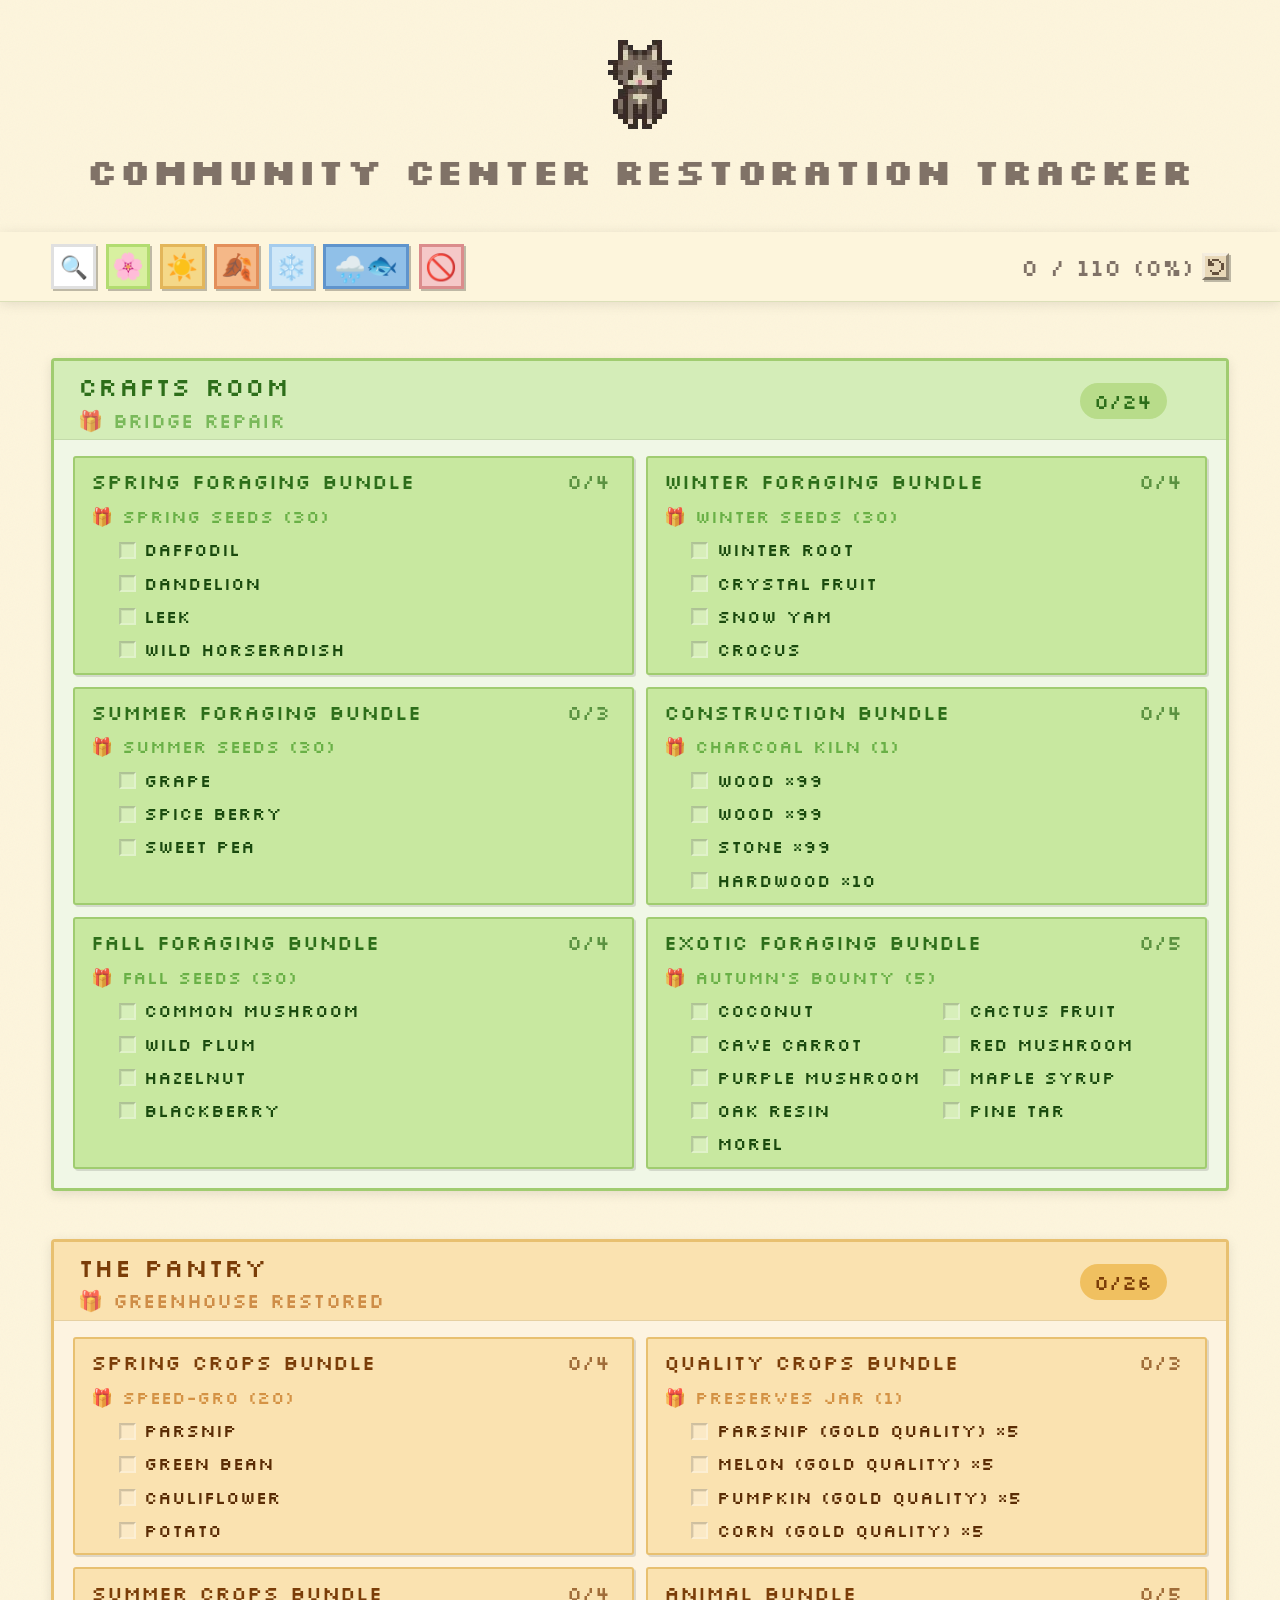
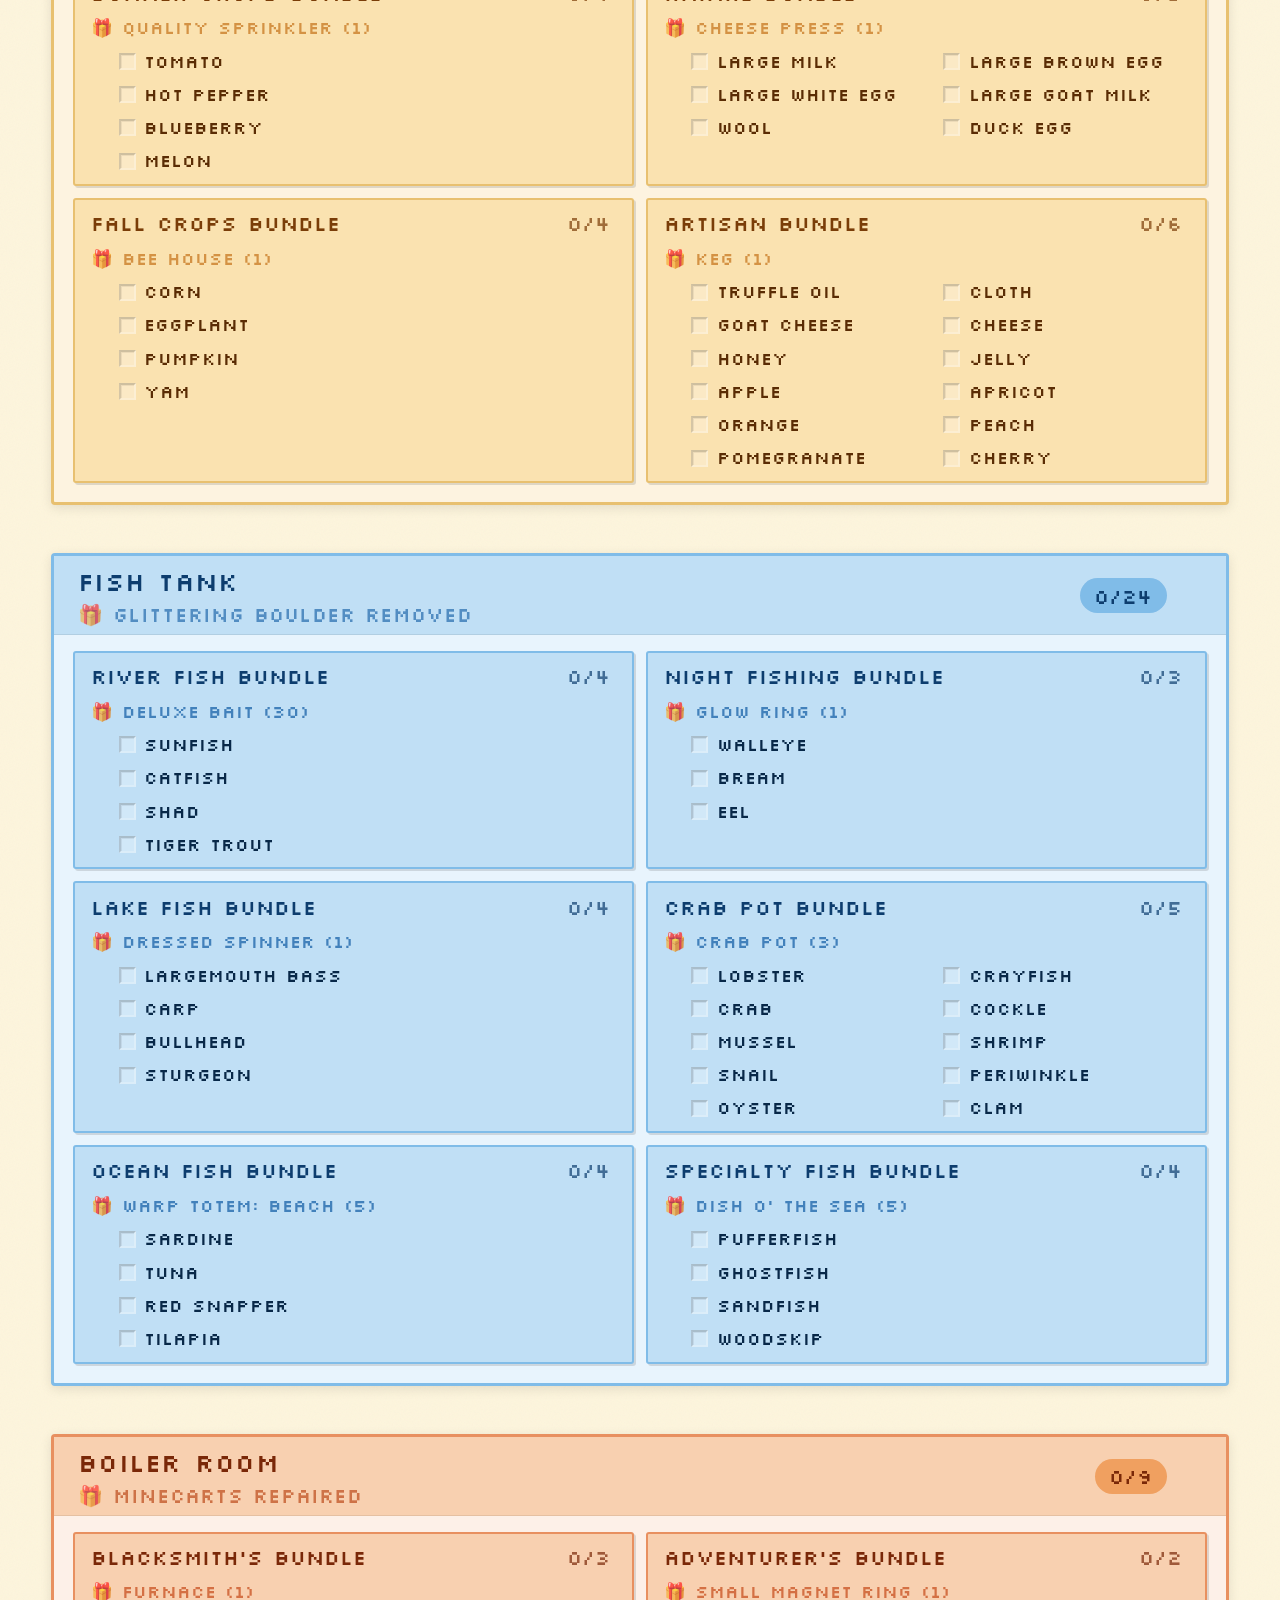
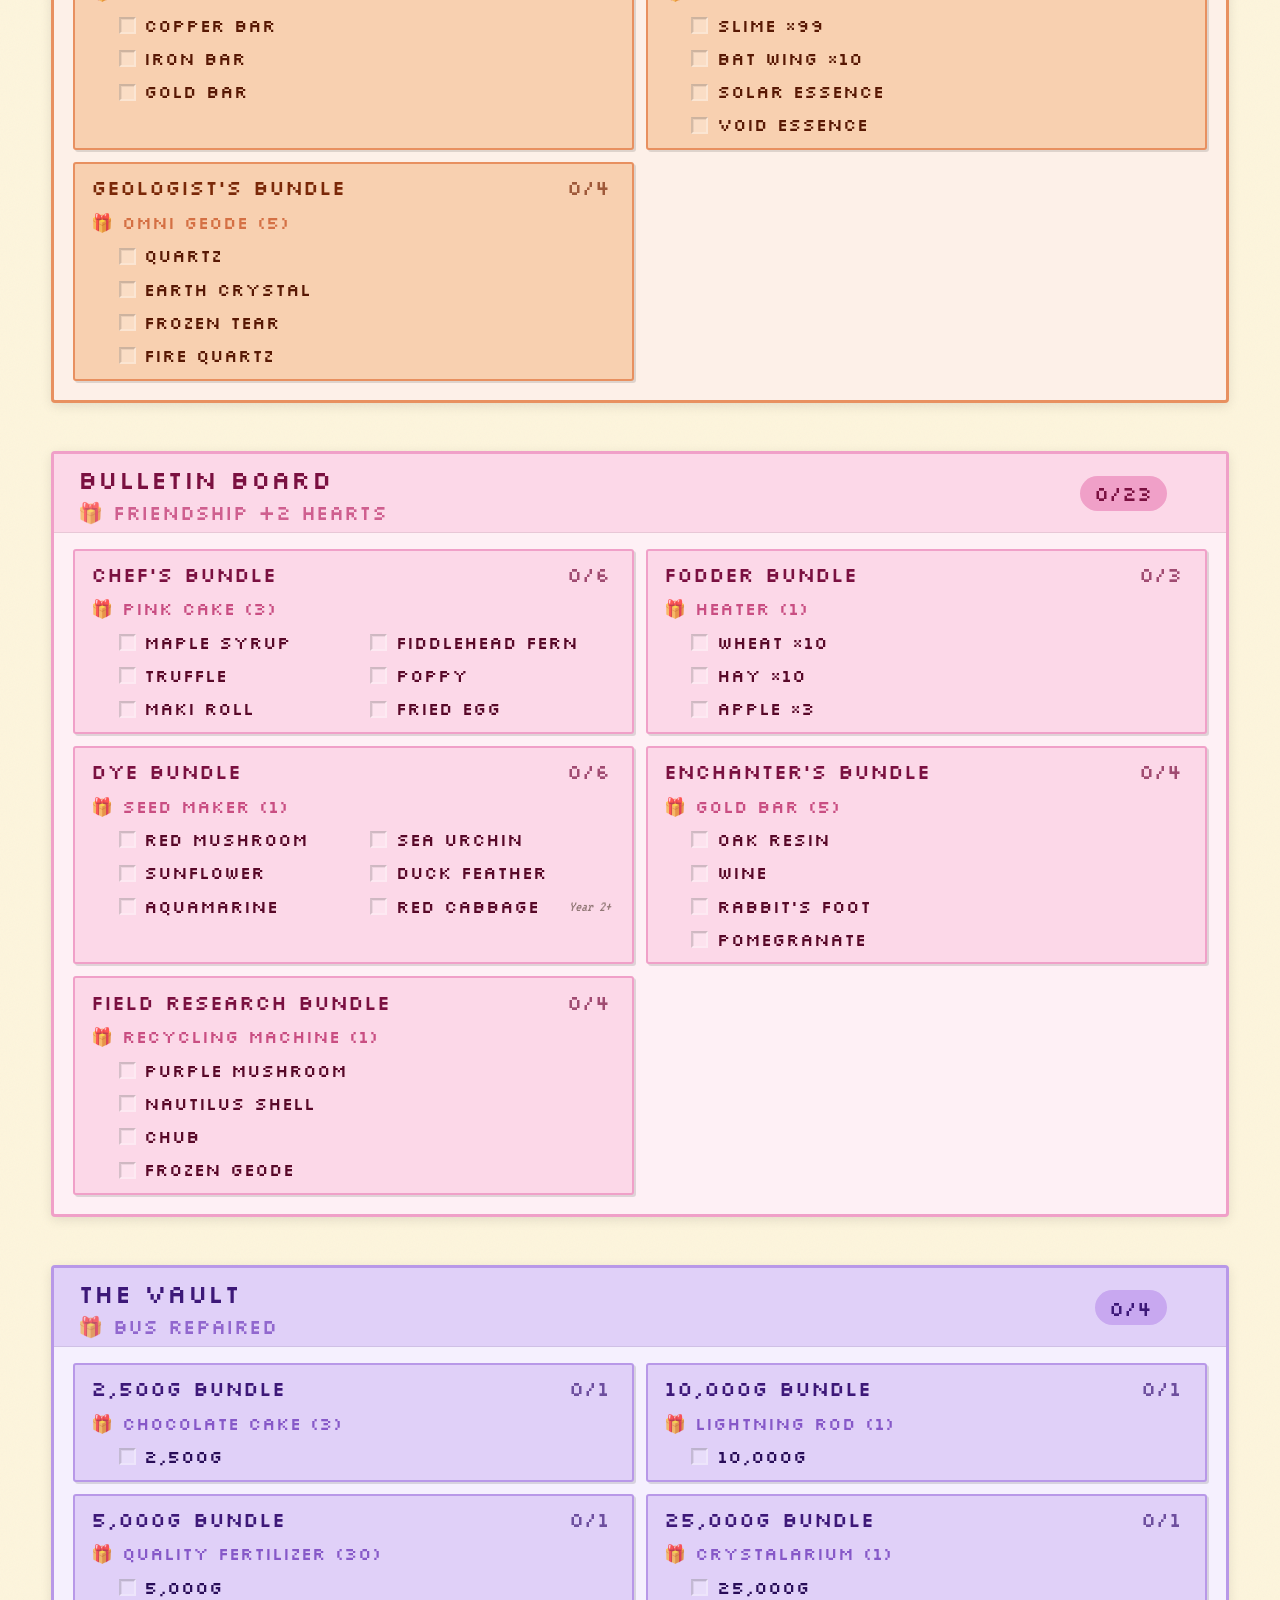
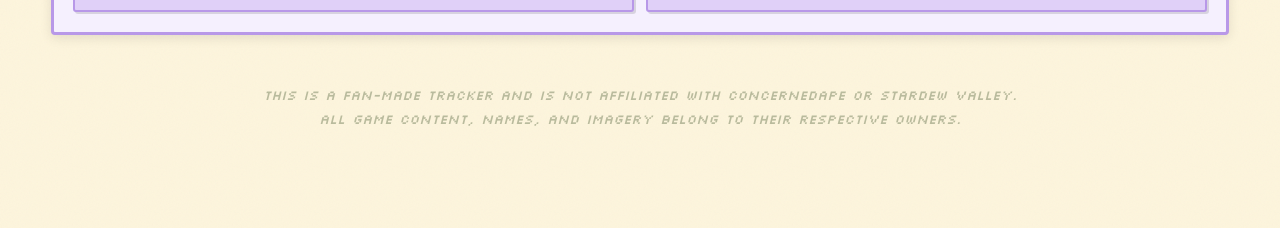
<file: index.html.html>
<!DOCTYPE html>
<html lang="en">
<head>
<meta charset="UTF-8">
<meta name="viewport" content="width=device-width, initial-scale=1.0">
<title>Stardew Valley — Community Center</title>
<link rel="icon" type="image/png" href="[data-uri]">
<link href="https://fonts.googleapis.com/css2?family=Silkscreen:wght@400;700&family=VT323&display=swap" rel="stylesheet">
<style>
  :root {
    --cream: #3d2a14;
    --parchment: #4a3520;
    --warm-tan: #5c3d18;
    --gold: #c8922a;
    --gold-light: #e5b04a;
    --green-dark: #2a6e18;
    --green-mid: #3a9830;
    --green-light: #58c040;
    --bg: #e8f0d8;
    --card-bg: #f0f7e6;
    --card-border: rgba(80,120,40,0.25);

    /* Crafts Room — spring green */
    --craft-bg:        #f0f7e6;
    --craft-header:    #d4edb8;
    --craft-border:    #a0cc70;
    --craft-title:     #2d6e1a;
    --craft-sub:       #4a9e28;
    --craft-bundle-bg: #c8e8a0;
    --craft-accent:    #4a9e28;
    --craft-text:      #1a4a0e;
    --craft-count-bg:  #b8dc8a;

    /* Pantry — harvest amber */
    --pantry-bg:        #fdf3e0;
    --pantry-header:    #fae2b0;
    --pantry-border:    #e8c070;
    --pantry-title:     #7a3d08;
    --pantry-sub:       #b86010;
    --pantry-bundle-bg: #fae2b0;
    --pantry-accent:    #c87820;
    --pantry-text:      #5a2c04;
    --pantry-count-bg:  #f0c060;

    /* Fish Tank — ocean blue */
    --fish-bg:        #e8f4fd;
    --fish-header:    #c0dff5;
    --fish-border:    #80bce8;
    --fish-title:     #0d3d6e;
    --fish-sub:       #1862a8;
    --fish-bundle-bg: #c0dff5;
    --fish-accent:    #1862a8;
    --fish-text:      #082848;
    --fish-count-bg:  #80bce8;

    /* Boiler Room — forge orange-red */
    --boiler-bg:        #fdf0e8;
    --boiler-header:    #f8d0b0;
    --boiler-border:    #e89060;
    --boiler-title:     #7a2808;
    --boiler-sub:       #b84010;
    --boiler-bundle-bg: #f8d0b0;
    --boiler-accent:    #c85020;
    --boiler-text:      #581804;
    --boiler-count-bg:  #f0a060;

    /* Bulletin Board — rose pink */
    --bulletin-bg:        #fef0f5;
    --bulletin-header:    #fcd8e8;
    --bulletin-border:    #f0a0c8;
    --bulletin-title:     #7a1040;
    --bulletin-sub:       #b82060;
    --bulletin-bundle-bg: #fcd8e8;
    --bulletin-accent:    #b82060;
    --bulletin-text:      #580828;
    --bulletin-count-bg:  #f0a0c8;

    /* Vault — royal purple-gold */
    --vault-bg:        #f5f0fe;
    --vault-header:    #e0d0f8;
    --vault-border:    #b898e8;
    --vault-title:     #3d1878;
    --vault-sub:       #6830b8;
    --vault-bundle-bg: #e0d0f8;
    --vault-accent:    #6830b8;
    --vault-text:      #280c58;
    --vault-count-bg:  #c8a8f0;
  }

  * { box-sizing: border-box; margin: 0; padding: 0; }

  body {
    background-color: #fdf5dc;
    background-image:
      url("data:image/svg+xml,%3Csvg width='80' height='80' xmlns='http://www.w3.org/2000/svg'%3E%3Cfilter id='n'%3E%3CfeTurbulence type='fractalNoise' baseFrequency='0.65' numOctaves='3'/%3E%3C/filter%3E%3Crect width='100%25' height='100%25' filter='url(%23n)' opacity='0.035'/%3E%3C/svg%3E");
    font-family: 'VT323', monospace;
    color: #2a1a08;
    min-height: 100vh;
    padding: 2.5rem clamp(1rem, 4vw, 4rem) 5rem;
  }

  header {
    text-align: center;
    margin-bottom: 2rem;
    position: relative;
  }

  .header-emblem {
    font-size: 4.16rem;
    margin-bottom: 0rem;
  }

  h1 {
    font-family: 'Silkscreen', monospace;
    font-size: clamp(1.6rem, 3vw, 2.3rem);
    font-weight: 600;
    color: #807267;
    letter-spacing: 0.02em;
    line-height: 1.6;
  }

  h1 span {
    display: block;
    font-family: 'VT323', monospace;
    font-size: 0.5em;
    font-weight: 500;
    color: #6b8a50;
    letter-spacing: 0.08em;
    margin-top: 0.3em;
  }

  .divider {
    display: flex;
    align-items: center;
    gap: 1rem;
    margin: 0.9rem auto;
    max-width: 400px;
  }
  .divider::before, .divider::after {
    content: '';
    flex: 1;
    height: 2px;
    border-radius: 2px;
    background: rgba(80,120,40,0.3);
  }
  .divider-icon { color: #4a9e28; font-size: 0.78rem; }

  /* Search */

  /* Search button + popup */
  .search-btn-wrap {
    position: relative;
  }

  .search-toggle-btn {
    background: #ffffff !important;
    color: #5a3a10 !important;
    border-top: 3px solid #e0e0e0 !important;
    border-left: 3px solid #e0e0e0 !important;
    border-right: 3px solid #e0e0e0 !important;
    border-bottom: 3px solid #e0e0e0 !important;
    box-shadow: 2px 2px 0 rgba(0,0,0,0.25) !important;
    width: 2.8rem !important;
    height: 2.8rem !important;
    padding: 0 !important;
    font-size: 1.4rem !important;
    box-sizing: border-box !important;
  }
  .search-toggle-btn.active {
    border-top: 3px solid #e0e0e0 !important;
    border-left: 3px solid #e0e0e0 !important;
    border-right: 3px solid #e0e0e0 !important;
    border-bottom: 3px solid #e0e0e0 !important;
    box-shadow: none !important;
  }

  .search-popup {
    display: none;
    position: absolute;
    top: calc(100% + 8px);
    bottom: auto;
    left: 0;
    z-index: 200;
    background: #fdf5dc;
    border: 2px solid rgba(80,120,40,0.25);
    box-shadow: 3px 3px 0 rgba(0,0,0,0.2);
    padding: 0.5rem;
  }
  .search-popup.open {
    display: block;
  }

  .search-wrap {
    position: relative;
  }

  .search-clear {
    position: absolute;
    right: 0.5rem;
    top: 50%;
    transform: translateY(-50%);
    background: none;
    border: none;
    color: rgba(60,80,40,0.6);
    cursor: pointer;
    display: none;
    padding: 2px;
    font-family: 'Silkscreen', monospace;
    font-size: 1rem;
    line-height: 1;
  }
  .search-clear:hover { color: rgba(60,80,40,1); }

  .autocomplete-dropdown {
    position: absolute;
    top: calc(100% + 4px);
    left: 0; right: 0;
    background: #ffffff;
    border: 2px solid rgba(0,0,0,0.15);
    border-radius: 3px;
    box-shadow: 3px 3px 0 rgba(0,0,0,0.2);
    overflow: hidden;
    z-index: 100;
    display: none;
  }

  .autocomplete-item {
    padding: 0.65rem 1.3rem;
    font-family: 'Silkscreen', monospace;
    font-size: 1.1rem;
    color: #000000;
    cursor: pointer;
    transition: background 0.12s;
  }
  .autocomplete-item:hover, .autocomplete-item.active {
    background: rgba(80,160,40,0.12);
    color: #1a3a08;
  }
  .autocomplete-item em {
    font-style: normal;
    color: #3a9830;
    font-weight: 700;
  }

  /* Search results */
  .search-results {
    display: none;
    flex-direction: column;
    gap: 1rem;
    max-width: 100%;
    margin: 0 auto;
  }

  .search-result-group {
    border: 3px solid;
    border-radius: 4px;
    box-shadow: 3px 3px 0 rgba(0,0,0,0.18);
    overflow: hidden;
  }

  .search-result-room {
    font-family: 'Silkscreen', monospace;
    font-size: 1.6rem;
    font-weight: 500;
    letter-spacing: 0.01em;
    padding: 0.5rem 1.3rem 0.3rem;
  }

  .search-result-bundle {
    font-family: 'Silkscreen', monospace;
    font-size: 1.3rem;
    font-weight: 400;
    padding: 0.1rem 1.3rem 0.3rem;
    border-bottom: 1px solid rgba(0,0,0,0.08);
  }

  .search-result-items {
    padding: 0.5rem 1.3rem 0.9rem 1.3rem;
    display: flex;
    flex-direction: column;
    gap: 0.35rem;
  }

  .no-results {
    text-align: center;
    color: rgba(60,80,40,0.5);
    font-style: italic;
    padding: 2rem;
    font-size: 0.806rem;
  }

  /* Rooms grid */
  .rooms-grid {
    display: flex;
    flex-direction: column;
    gap: 3rem;
    max-width: 100%;
    margin: 0 auto;
  }

  .room-card {
    border: 3px solid;
    border-radius: 4px;
    box-shadow: 3px 3px 0 rgba(0,0,0,0.18);
    overflow: hidden;
    box-shadow: 0 3px 12px rgba(0,0,0,0.1);
    transition: transform 0.2s ease, box-shadow 0.2s ease;
  }

  .room-card:hover {
    transform: translateY(-2px);
    box-shadow: 0 6px 20px rgba(0,0,0,0.15);
  }

  .room-header {
    padding: 0.5rem 1.5rem 0.4rem;
    display: flex;
    align-items: center;
    gap: 1rem;
    border-bottom: 1.5px solid rgba(0,0,0,0.08);
    position: relative;
  }

  .room-title-wrap { flex: 1; }

  .room-name {
    font-family: 'Silkscreen', monospace;
    font-size: 1.6rem;
    font-weight: 500;
    letter-spacing: 0.01em;
    line-height: 1.4;
  }

  .room-reward {
    font-family: 'Silkscreen', monospace;
    font-size: 1.25rem;
    font-style: normal;
    margin-top: 0.1rem;
    transition: color 0.3s;
    font-weight: 400;
    opacity: 0.65;
    text-transform: uppercase;
  }

  .room-count {
    font-family: 'Silkscreen', monospace;
    font-size: 1.25rem;
    font-weight: 400;
    padding: 0.3rem 0.9rem;
    border-radius: 20px;
    white-space: nowrap;
  }

  .complete-badge {
    font-size: 0.975rem;
    opacity: 0;
    transition: opacity 0.3s;
  }
  .room-card.complete .complete-badge { opacity: 1; }

  .bundle-reward-row {
    padding: 0 1rem 0.45rem 1rem;
  }

  .bundle-reward {
    font-family: 'Silkscreen', monospace;
    font-size: 1.1rem;
    font-style: normal;
    white-space: nowrap;
    opacity: 0.75;
    font-weight: 400;
  }

  /* Bundles */
  .bundles-list {
    padding: 1rem 1.2rem 1.2rem;
    display: grid;
    grid-template-columns: 1fr 1fr;
    gap: 0.75rem;
  }

  .bundle {
    border: 2px solid;
    border-radius: 3px;
    box-shadow: 2px 2px 0 rgba(0,0,0,0.12);
    overflow: hidden;
  }

  .bundle-header {
    display: flex;
    align-items: center;
    gap: 0.6rem;
    padding: 0.65rem 1rem;
  }

  .bundle-dot {
    width: 9px; height: 9px;
    border-radius: 50%;
    border: 2px solid currentColor;
    flex-shrink: 0;
    transition: background 0.2s;
  }
  .bundle-dot.done { background: currentColor; }

  .bundle-name {
    font-family: 'Silkscreen', monospace;
    font-size: 1.3rem;
    font-weight: 400;
    flex: 1;
  }

  .bundle-items {
    padding: 0 1rem 0.4rem 2.4rem;
    display: grid;
    gap: 0.05rem;
  }
  .bundle-items.two-col { grid-template-columns: 1fr 1fr; }
  .bundle-items.one-col  { grid-template-columns: 1fr; }

  .item-row {
    display: flex;
    align-items: center;
    gap: 0.55rem;
    padding: 0.08rem 0.3rem;
    cursor: pointer;
    user-select: none;
    border-radius: 6px;
    transition: background 0.12s;
  }
  .item-row:hover { background: rgba(0,0,0,0.05); }

  .item-check {
    width: 17px; height: 17px;
    border-radius: 0;
    border: none;
    border-top: 2px solid rgba(0,0,0,0.3);
    border-left: 2px solid rgba(0,0,0,0.25);
    border-right: 2px solid rgba(255,255,255,0.6);
    border-bottom: 2px solid rgba(255,255,255,0.5);
    box-shadow: inset 1px 1px 0 rgba(0,0,0,0.1);
    flex-shrink: 0;
    display: flex;
    align-items: center;
    justify-content: center;
    font-family: 'Silkscreen', monospace;
    font-size: 1rem;
    font-weight: 700;
    line-height: 1;
    color: transparent;
    transition: all 0.1s;
    background: rgba(255,255,255,0.45);
    opacity: 0.6;
  }

  .item-row.checked .item-check {
    opacity: 1;
    color: white;
    border-top: 2px solid rgba(255,255,255,0.55);
    border-left: 2px solid rgba(255,255,255,0.45);
    border-right: 2px solid rgba(0,0,0,0.35);
    border-bottom: 2px solid rgba(0,0,0,0.4);
    box-shadow: 1px 1px 0 rgba(0,0,0,0.2);
  }

  .item-name {
    font-family: 'Silkscreen', monospace;
    font-size: 1.1rem;
    font-weight: 400;
    transition: opacity 0.15s;
    line-height: 1.7;
  }

  .item-row.checked .item-name {
    opacity: 0.4;
    text-decoration: line-through;
  }

  .item-note {
    font-size: 0.95rem;
    font-style: italic;
    margin-left: auto;
    white-space: nowrap;
    opacity: 0.5;
  }

  .bundle-progress {
    font-family: 'Silkscreen', monospace;
    font-size: 1.25rem;
    font-weight: 400;
    margin-right: 0.4rem;
    opacity: 0.7;
  }

  .room-craft    .bundle-progress { color: var(--craft-title); }
  .room-pantry   .bundle-progress { color: var(--pantry-title); }
  .room-fish     .bundle-progress { color: var(--fish-title); }
  .room-boiler   .bundle-progress { color: var(--boiler-title); }
  .room-bulletin .bundle-progress { color: var(--bulletin-title); }
  .room-vault    .bundle-progress { color: var(--vault-title); }

  /* Per-room theming */
  .room-craft    { background: var(--craft-bg);    border-color: var(--craft-border); }
  .room-pantry   { background: var(--pantry-bg);   border-color: var(--pantry-border); }
  .room-fish     { background: var(--fish-bg);     border-color: var(--fish-border); }
  .room-boiler   { background: var(--boiler-bg);   border-color: var(--boiler-border); }
  .room-bulletin { background: var(--bulletin-bg); border-color: var(--bulletin-border); }
  .room-vault    { background: var(--vault-bg);    border-color: var(--vault-border); }

  .room-craft    .room-header { background: var(--craft-header); }
  .room-pantry   .room-header { background: var(--pantry-header); }
  .room-fish     .room-header { background: var(--fish-header); }
  .room-boiler   .room-header { background: var(--boiler-header); }
  .room-bulletin .room-header { background: var(--bulletin-header); }
  .room-vault    .room-header { background: var(--vault-header); }

  .room-craft    .room-name { color: var(--craft-title); }
  .room-pantry   .room-name { color: var(--pantry-title); }
  .room-fish     .room-name { color: var(--fish-title); }
  .room-boiler   .room-name { color: var(--boiler-title); }
  .room-bulletin .room-name { color: var(--bulletin-title); }
  .room-vault    .room-name { color: var(--vault-title); }

  .room-craft    .room-reward { color: var(--craft-sub); }
  .room-pantry   .room-reward { color: var(--pantry-sub); }
  .room-fish     .room-reward { color: var(--fish-sub); }
  .room-boiler   .room-reward { color: var(--boiler-sub); }
  .room-bulletin .room-reward { color: var(--bulletin-sub); }
  .room-vault    .room-reward { color: var(--vault-sub); }

  .room-craft    .room-count { background: var(--craft-count-bg);    color: var(--craft-title); }
  .room-pantry   .room-count { background: var(--pantry-count-bg);   color: var(--pantry-title); }
  .room-fish     .room-count { background: var(--fish-count-bg);     color: var(--fish-title); }
  .room-boiler   .room-count { background: var(--boiler-count-bg);   color: var(--boiler-title); }
  .room-bulletin .room-count { background: var(--bulletin-count-bg); color: var(--bulletin-title); }
  .room-vault    .room-count { background: var(--vault-count-bg);    color: var(--vault-title); }

  .room-craft    .bundle { background: var(--craft-bundle-bg);    border-color: var(--craft-border); }
  .room-pantry   .bundle { background: var(--pantry-bundle-bg);   border-color: var(--pantry-border); }
  .room-fish     .bundle { background: var(--fish-bundle-bg);     border-color: var(--fish-border); }
  .room-boiler   .bundle { background: var(--boiler-bundle-bg);   border-color: var(--boiler-border); }
  .room-bulletin .bundle { background: var(--bulletin-bundle-bg); border-color: var(--bulletin-border); }
  .room-vault    .bundle { background: var(--vault-bundle-bg);    border-color: var(--vault-border); }

  .room-craft    .bundle-dot { color: var(--craft-accent); }
  .room-pantry   .bundle-dot { color: var(--pantry-accent); }
  .room-fish     .bundle-dot { color: var(--fish-accent); }
  .room-boiler   .bundle-dot { color: var(--boiler-accent); }
  .room-bulletin .bundle-dot { color: var(--bulletin-accent); }
  .room-vault    .bundle-dot { color: var(--vault-accent); }

  .room-craft    .bundle-name { color: var(--craft-title); }
  .room-pantry   .bundle-name { color: var(--pantry-title); }
  .room-fish     .bundle-name { color: var(--fish-title); }
  .room-boiler   .bundle-name { color: var(--boiler-title); }
  .room-bulletin .bundle-name { color: var(--bulletin-title); }
  .room-vault    .bundle-name { color: var(--vault-title); }

  .room-craft    .bundle-reward { color: var(--craft-accent); }
  .room-pantry   .bundle-reward { color: var(--pantry-accent); }
  .room-fish     .bundle-reward { color: var(--fish-accent); }
  .room-boiler   .bundle-reward { color: var(--boiler-accent); }
  .room-bulletin .bundle-reward { color: var(--bulletin-accent); }
  .room-vault    .bundle-reward { color: var(--vault-accent); }

  .room-craft    .item-name { color: var(--craft-text); }
  .room-pantry   .item-name { color: var(--pantry-text); }
  .room-fish     .item-name { color: var(--fish-text); }
  .room-boiler   .item-name { color: var(--boiler-text); }
  .room-bulletin .item-name { color: var(--bulletin-text); }
  .room-vault    .item-name { color: var(--vault-text); }

  .room-craft    .item-check { color: var(--craft-accent); }
  .room-pantry   .item-check { color: var(--pantry-accent); }
  .room-fish     .item-check { color: var(--fish-accent); }
  .room-boiler   .item-check { color: var(--boiler-accent); }
  .room-bulletin .item-check { color: var(--bulletin-accent); }
  .room-vault    .item-check { color: var(--vault-accent); }

  .room-craft    .item-row.checked .item-check { background: var(--craft-accent); }
  .room-pantry   .item-row.checked .item-check { background: var(--pantry-accent); }
  .room-fish     .item-row.checked .item-check { background: var(--fish-accent); }
  .room-boiler   .item-row.checked .item-check { background: var(--boiler-accent); }
  .room-bulletin .item-row.checked .item-check { background: var(--bulletin-accent); }
  .room-vault    .item-row.checked .item-check { background: var(--vault-accent); }

  /* Search result groups get room theme colors too */
  .search-result-group.room-craft    { background: var(--craft-bg);    border-color: var(--craft-border); }
  .search-result-group.room-pantry   { background: var(--pantry-bg);   border-color: var(--pantry-border); }
  .search-result-group.room-fish     { background: var(--fish-bg);     border-color: var(--fish-border); }
  .search-result-group.room-boiler   { background: var(--boiler-bg);   border-color: var(--boiler-border); }
  .search-result-group.room-bulletin { background: var(--bulletin-bg); border-color: var(--bulletin-border); }
  .search-result-group.room-vault    { background: var(--vault-bg);    border-color: var(--vault-border); }

  .search-result-group.room-craft    .search-result-room { color: var(--craft-title); }
  .search-result-group.room-pantry   .search-result-room { color: var(--pantry-title); }
  .search-result-group.room-fish     .search-result-room { color: var(--fish-title); }
  .search-result-group.room-boiler   .search-result-room { color: var(--boiler-title); }
  .search-result-group.room-bulletin .search-result-room { color: var(--bulletin-title); }
  .search-result-group.room-vault    .search-result-room { color: var(--vault-title); }

  .search-result-group.room-craft    .search-result-bundle { color: var(--craft-sub); }
  .search-result-group.room-pantry   .search-result-bundle { color: var(--pantry-sub); }
  .search-result-group.room-fish     .search-result-bundle { color: var(--fish-sub); }
  .search-result-group.room-boiler   .search-result-bundle { color: var(--boiler-sub); }
  .search-result-group.room-bulletin .search-result-bundle { color: var(--bulletin-sub); }
  .search-result-group.room-vault    .search-result-bundle { color: var(--vault-sub); }

  .search-result-group.room-craft    .item-name { color: var(--craft-text); }
  .search-result-group.room-pantry   .item-name { color: var(--pantry-text); }
  .search-result-group.room-fish     .item-name { color: var(--fish-text); }
  .search-result-group.room-boiler   .item-name { color: var(--boiler-text); }
  .search-result-group.room-bulletin .item-name { color: var(--bulletin-text); }
  .search-result-group.room-vault    .item-name { color: var(--vault-text); }

  footer {
    text-align: center;
    margin-top: 3rem;
    font-size: 0.78rem;
    color: rgba(60,80,40,0.4);
    font-style: italic;
    letter-spacing: 0.04em;
  }

  /* Filter toggle */
  .filter-wrap {
    max-width: 100%;
    margin: 0 auto 1rem;
    display: flex;
    align-items: center;
    gap: 0.6rem;
  }

  .filter-label {
    display: flex;
    align-items: center;
    gap: 0.55rem;
    cursor: pointer;
    user-select: none;
    font-family: 'VT323', monospace;
    font-size: 0.806rem;
    font-weight: 600;
    letter-spacing: 0.02em;
    color: rgba(60,80,40,0.55);
    transition: color 0.2s;
  }
  .filter-label:hover { color: rgba(60,80,40,0.85); }

  .filter-toggle {
    appearance: none;
    -webkit-appearance: none;
    width: 32px;
    height: 18px;
    border-radius: 999px;
    background: rgba(0,0,0,0.1);
    border: 1.5px solid rgba(0,0,0,0.15);
    cursor: pointer;
    position: relative;
    flex-shrink: 0;
    transition: background 0.2s, border-color 0.2s;
  }
  .filter-toggle::after {
    content: '';
    position: absolute;
    top: 2px; left: 2px;
    width: 12px; height: 12px;
    border-radius: 50%;
    background: rgba(60,80,40,0.4);
    transition: transform 0.2s, background 0.2s;
  }
  .filter-toggle:checked {
    background: #3a9830;
    border-color: #2d7820;
  }
  .filter-toggle:checked::after {
    transform: translateX(14px);
    background: white;
  }
  .filter-label.active { color: #2d7820; }

  /* Sticky search + filter bar */
  .sticky-bar {
    position: sticky;
    top: 0;
    z-index: 50;
    background: #fdf5dc;
    padding: 0.75rem clamp(1rem, 4vw, 4rem);
    margin: 0 calc(-1 * clamp(1rem, 4vw, 4rem));
    box-shadow: 0 2px 12px rgba(0,0,0,0.1);
    border-bottom: 1.5px solid rgba(80,140,40,0.2);
  }

  .sticky-bar-inner {
    display: flex;
    align-items: center;
    gap: 0.75rem;
    flex-wrap: wrap;
  }

  .progress-inline {
    margin-left: auto;
    display: flex;
    align-items: center;
    gap: 0.5rem;
    white-space: nowrap;
    flex-shrink: 0;
  }

  .progress-text {
    font-family: 'Silkscreen', monospace;
    font-size: 1.45rem;
    font-weight: 400;
    color: #807267;
  }

  .reset-btn {
    font-size: 2rem;
    color: #7a7a7a;
    cursor: pointer;
    padding: 0;
    width: 1.7rem;
    height: 1.7rem;
    line-height: 1;
    border-radius: 0;
    border: none;
    border-top: 3px solid rgba(255,255,255,0.55);
    border-left: 3px solid rgba(255,255,255,0.45);
    border-right: 3px solid rgba(0,0,0,0.35);
    border-bottom: 3px solid rgba(0,0,0,0.45);
    box-shadow: 2px 2px 0 rgba(0,0,0,0.25);
    background: #e8d8b8;
    display: inline-flex;
    align-items: center;
    justify-content: center;
    transition: color 0.2s, filter 0.1s, transform 0.1s, box-shadow 0.1s;
    position: relative;
  }
  .reset-btn:hover {
    color: #c04040;
    filter: brightness(1.08);
    transform: translateY(-1px);
    box-shadow: 3px 3px 0 rgba(0,0,0,0.3);
  }
  .reset-btn:active {
    transform: translateY(1px);
    box-shadow: none;
    border-top: 3px solid rgba(0,0,0,0.35);
    border-left: 3px solid rgba(0,0,0,0.3);
    border-right: 3px solid rgba(255,255,255,0.4);
    border-bottom: 3px solid rgba(255,255,255,0.5);
  }

  /* Season filter buttons */
  .season-filter-wrap {
    display: flex;
    align-items: center;
    gap: 0.6rem;
    flex-wrap: wrap;
  }

  .search-input {
    background: #ffffff;
    border: none;
    border-top: 3px solid rgba(0,0,0,0.25);
    border-left: 3px solid rgba(0,0,0,0.2);
    border-right: 3px solid rgba(255,255,255,0.6);
    border-bottom: 3px solid rgba(255,255,255,0.5);
    outline: 1.5px solid #cccccc;
    box-shadow: inset 2px 2px 0 rgba(0,0,0,0.08);
    border-radius: 0;
    padding: 0.35rem 1.25rem 0.35rem 0.75rem;
    line-height: 1;
    font-family: 'Silkscreen', monospace;
    font-size: 1.1rem;
    color: #2a1a08;
    width: 220px;
    transition: outline-color 0.15s;
  }
  .search-input::placeholder {
    font-family: 'Silkscreen', monospace;
    font-size: 1.1rem;
    color: rgba(60,80,40,0.4);
  }
  .search-input:focus {
    outline-color: #aaaaaa;
  }

  .season-btn {
    font-family: 'VT323', monospace;
    font-size: 1.6rem;
    font-weight: 700;
    padding: 0.45rem 0.65rem 0.25rem;
    /* pixelated hard square corners — no rounding */
    border-radius: 0;
    /* chunky inset bevel for that retro pressed-button feel */
    border: none;
    border-top: 3px solid rgba(255,255,255,0.55);
    border-left: 3px solid rgba(255,255,255,0.45);
    border-right: 3px solid rgba(0,0,0,0.35);
    border-bottom: 3px solid rgba(0,0,0,0.45);
    box-shadow: 2px 2px 0 rgba(0,0,0,0.25);
    cursor: pointer;
    transition: filter 0.1s, transform 0.1s, box-shadow 0.1s;
    position: relative;
    line-height: 1;
    display: inline-flex;
    align-items: center;
    justify-content: center;
    image-rendering: pixelated;
  }
  .season-btn:hover {
    filter: brightness(1.08);
    transform: translateY(-1px);
    box-shadow: 3px 3px 0 rgba(0,0,0,0.3);
  }
  .season-btn:active,
  .season-btn.active {
    transform: translateY(1px);
    box-shadow: none;
    border-top: 3px solid rgba(0,0,0,0.35);
    border-left: 3px solid rgba(0,0,0,0.3);
    border-right: 3px solid rgba(255,255,255,0.4);
    border-bottom: 3px solid rgba(255,255,255,0.5);
  }

  /* Filter button tooltip */
  .season-btn::after {
    content: attr(data-tip);
    position: absolute;
    bottom: calc(100% + 8px);
    left: 50%;
    transform: translateX(-50%);
    background: #ffffff;
    color: #2a1a08;
    font-family: 'Silkscreen', monospace;
    font-size: 1.1rem;
    font-weight: 500;
    white-space: nowrap;
    padding: 0.4rem 0.9rem;
    border-radius: 3px;
    border: 2px solid rgba(0,0,0,0.15);
    pointer-events: none;
    opacity: 0;
    transition: opacity 0.15s;
    box-shadow: 3px 3px 0 rgba(0,0,0,0.2);
    z-index: 200;
  }
  .season-btn::before {
    content: '';
    position: absolute;
    bottom: calc(100% + 2px);
    left: 50%;
    transform: translateX(-50%);
    border: 5px solid transparent;
    border-top-color: #ffffff;
    pointer-events: none;
    opacity: 0;
    transition: opacity 0.15s;
    z-index: 200;
  }
  .season-btn:hover::after,
  .season-btn:hover::before { opacity: 1; }

  /* When inside sticky bar, flip tooltips to show below the buttons */
  .sticky-bar .season-btn::after {
    bottom: auto;
    top: calc(100% + 8px);
  }
  .sticky-bar .season-btn::before {
    bottom: auto;
    top: calc(100% + 2px);
    border-top-color: transparent;
    border-bottom-color: #ffffff;
  }

  /* Fix search tooltip from being clipped on the left */
  .sticky-bar .search-toggle-btn::after {
    left: 0;
    transform: none;
  }
  .sticky-bar .search-toggle-btn::before {
    left: 1rem;
    transform: none;
  }

  .season-btn:not(.rain) {
    width: 2.8rem;
    height: 2.8rem;
    padding: 0;
  }
  .season-btn.spring  { color: #3a6e10; border-color: rgba(120,190,40,0.4);  background: #d8f0a0; }
  .season-btn.summer  { color: #7a4008; border-color: rgba(200,130,20,0.4);  background: #f5d888; }
  .season-btn.fall    { color: #7a2808; border-color: rgba(200,80,20,0.4);   background: #f5b888; }
  .season-btn.winter  { color: #1a5a9e; border-color: rgba(100,160,220,0.4); background: #d0e8f8; }
  .season-btn.rain    { color: #0a3060; border-color: rgba(20,80,160,0.4);   background: #90c0e8; height: 2.8rem; padding: 0 0.5rem; }

  .season-btn.spring.active  { border-color: #3a6e10; box-shadow: 0 0 0 2px rgba(120,190,40,0.3); }
  .season-btn.summer.active  { border-color: #7a4008; box-shadow: 0 0 0 2px rgba(200,130,20,0.3); }
  .season-btn.fall.active    { border-color: #7a2808; box-shadow: 0 0 0 2px rgba(200,80,20,0.3); }
  .season-btn.winter.active  { border-color: #1a5a9e; box-shadow: 0 0 0 2px rgba(100,160,220,0.3); }
  .season-btn.rain.active    { border-color: #0a3060; box-shadow: 0 0 0 2px rgba(20,80,160,0.3); }

  .season-btn.uncollected { color: #7a1a1a; border-color: rgba(180,50,50,0.4); background: #f5c8c8; }
  .season-btn.uncollected.active { border-color: #7a1a1a; box-shadow: 0 0 0 2px rgba(180,50,50,0.3); }




  /* Fade non-active buttons when any is active */
  .season-filter-wrap.has-active .season-btn:not(.active):not(.search-toggle-btn) {
    opacity: 0.35;
    filter: grayscale(0.4);
  }
  .season-filter-wrap.has-active .season-btn:not(.active):not(.search-toggle-btn):hover {
    opacity: 0.6;
    filter: grayscale(0);
  }

  /* Item tooltip */
  .item-tooltip {
    position: fixed;
    z-index: 999;
    background: white;
    border: 2px solid rgba(80,120,40,0.5);
    border-radius: 3px;
    padding: 0.8rem 1rem;
    max-width: 280px;
    pointer-events: none;
    opacity: 0;
    transition: opacity 0.15s;
    box-shadow: 3px 3px 0 rgba(0,0,0,0.2);
  }
  .item-tooltip.visible { opacity: 1; }

  .tooltip-name {
    font-family: 'Silkscreen', monospace;
    font-size: 1.1rem;
    font-weight: 500;
    color: #2a1a08;
    margin-bottom: 0.5rem;
  }

  .tooltip-sources {
    list-style: none;
    padding: 0;
    margin: 0;
    display: flex;
    flex-direction: column;
    gap: 0.25rem;
  }

  .tooltip-sources li {
    font-family: 'Silkscreen', monospace;
    font-size: 1.1rem;
    color: rgba(40,30,10,0.75);
    display: flex;
    align-items: baseline;
    gap: 0.4rem;
  }

  .tooltip-sources li::before {
    content: '•';
    color: #3a9830;
    flex-shrink: 0;
    font-size: 0.975rem;
  }

  /* Scrollbar */
  ::-webkit-scrollbar { width: 6px; }
  ::-webkit-scrollbar-track { background: rgba(0,0,0,0.2); }
  ::-webkit-scrollbar-thumb { background: var(--brown-mid); border-radius: 3px; }

  @media (max-width: 500px) {
    .rooms-grid { grid-template-columns: 1fr; }
  }
</style>
</head>
<body>

<header>
  <div class="header-emblem"><img src="[data-uri]" alt="Cat" style="width:64px;height:auto;image-rendering:pixelated;"></div>
  <h1>Community Center Restoration Tracker</h1>
</header>

<div class="sticky-bar">
  <div class="sticky-bar-inner">
    <div class="season-filter-wrap">
      <div class="search-btn-wrap">
        <button class="season-btn search-toggle-btn" id="search-toggle-btn" data-tip="Search (Ctrl + F)"><span style="position:relative;top:1px;">🔍</span></button>
        <div class="search-popup" id="search-popup">
          <div style="position:relative;">
            <input class="search-input" id="search-input" type="text" placeholder="Search" autocomplete="off">
            <button class="search-clear" id="search-clear">✕</button>
            <div class="autocomplete-dropdown" id="autocomplete"></div>
          </div>
        </div>
      </div>
      <button class="season-btn spring" data-season="spring" data-tip="Spring"><span style="position:relative;top:1px;">🌸</span></button>
      <button class="season-btn summer" data-season="summer" data-tip="Summer"><span style="position:relative;top:1.5px;">☀️</span></button>
      <button class="season-btn fall"   data-season="fall"   data-tip="Fall"><span style="position:relative;top:1.5px;">🍂</span></button>
      <button class="season-btn winter" data-season="winter" data-tip="Winter"><span style="position:relative;top:2px;">❄️</span></button>
      <button class="season-btn rain"   data-season="rain"   data-tip="Rain Exclusive (Fish)"><span style="position:relative;top:3.5px;">🌧️</span><span style="position:relative;top:0px;">🐟</span></button>
      <button class="season-btn uncollected" data-season="uncollected" id="uncollected-btn" data-tip="Uncollected Items Only"><span style="position:relative;top:2px;">🚫</span></button>
    </div>
    <div class="progress-inline">
      <span class="progress-text" id="overall-pct">0 / 0 (0%)</span>
      <button class="reset-btn" id="reset-btn"><img src="[data-uri]" style="width:100%;height:100%;object-fit:contain;display:block;image-rendering:pixelated;"></button>
    </div>
  </div>
</div>

<div class="search-results" id="search-results" style="margin-top:3.5rem"></div>

<div class="rooms-grid" id="rooms-grid" style="margin-top:3.5rem"></div>


<div style="text-align:center; margin-top:3rem; padding: 0 1rem 1rem; font-family:'Silkscreen',monospace; font-size:0.85rem; color:rgba(60,80,40,0.35); font-style:italic; line-height:1.8;">
  This is a fan-made tracker and is not affiliated with ConcernedApe or Stardew Valley.<br>
  All game content, names, and imagery belong to their respective owners.
</div>

<div class="item-tooltip" id="item-tooltip">
  <div class="tooltip-name" id="tooltip-name"></div>
  <ul class="tooltip-sources" id="tooltip-sources"></ul>
</div>

<div class="item-tooltip" id="reset-tooltip" style="padding: 0.4rem 0.9rem;">
  <span style="font-family:'Silkscreen',monospace; font-size:1.1rem; font-weight:500; color:#2a1a08;">Reset Progress</span>
</div>

<script>
const DATA = [
  {
    id: "crafts", name: "Crafts Room", icon: "🪵", subtitle: "Bridge, Greenhouse & more",
    reward: "Bridge Repair", cssClass: "room-craft",
    bundles: [
      { name: "Spring Foraging Bundle", reward: "Spring Seeds (30)", items: [
        { name: "Daffodil" }, { name: "Dandelion" }, { name: "Leek" }, { name: "Wild Horseradish" }
      ]},
      { name: "Summer Foraging Bundle", reward: "Summer Seeds (30)", items: [
        { name: "Grape" }, { name: "Spice Berry" }, { name: "Sweet Pea" }
      ]},
      { name: "Fall Foraging Bundle", reward: "Fall Seeds (30)", items: [
        { name: "Common Mushroom" }, { name: "Wild Plum" }, { name: "Hazelnut" }, { name: "Blackberry" }
      ]},
      { name: "Winter Foraging Bundle", reward: "Winter Seeds (30)", items: [
        { name: "Winter Root" }, { name: "Crystal Fruit" }, { name: "Snow Yam" }, { name: "Crocus" }
      ]},
      { name: "Construction Bundle", reward: "Charcoal Kiln (1)", items: [
        { name: "Wood ×99" }, { name: "Wood ×99" }, { name: "Stone ×99" }, { name: "Hardwood ×10" }
      ]},
      { name: "Exotic Foraging Bundle", required: 5, reward: "Autumn's Bounty (5)", items: [
        { name: "Coconut" }, { name: "Cactus Fruit" }, { name: "Cave Carrot" },
        { name: "Red Mushroom" }, { name: "Purple Mushroom" }, { name: "Maple Syrup" },
        { name: "Oak Resin" }, { name: "Pine Tar" }, { name: "Morel" }
      ]}
    ]
  },
  {
    id: "pantry", name: "The Pantry", icon: "🌾", subtitle: "Crafts Room rewards unlock",
    reward: "Greenhouse Restored", cssClass: "room-pantry",
    bundles: [
      { name: "Spring Crops Bundle", reward: "Speed-Gro (20)", items: [
        { name: "Parsnip" }, { name: "Green Bean" }, { name: "Cauliflower" }, { name: "Potato" }
      ]},
      { name: "Summer Crops Bundle", reward: "Quality Sprinkler (1)", items: [
        { name: "Tomato" }, { name: "Hot Pepper" }, { name: "Blueberry" }, { name: "Melon" }
      ]},
      { name: "Fall Crops Bundle", reward: "Bee House (1)", items: [
        { name: "Corn" }, { name: "Eggplant" }, { name: "Pumpkin" }, { name: "Yam" }
      ]},
      { name: "Quality Crops Bundle", required: 3, reward: "Preserves Jar (1)", items: [
        { name: "Parsnip (gold quality) ×5" }, { name: "Melon (gold quality) ×5" },
        { name: "Pumpkin (gold quality) ×5" }, { name: "Corn (gold quality) ×5" }
      ]},
      { name: "Animal Bundle", required: 5, reward: "Cheese Press (1)", items: [
        { name: "Large Milk" }, { name: "Large Brown Egg" }, { name: "Large White Egg" },
        { name: "Large Goat Milk" }, { name: "Wool" }, { name: "Duck Egg" }
      ]},
      { name: "Artisan Bundle", required: 6, reward: "Keg (1)", items: [
        { name: "Truffle Oil" }, { name: "Cloth" }, { name: "Goat Cheese" },
        { name: "Cheese" }, { name: "Honey" }, { name: "Jelly" },
        { name: "Apple" }, { name: "Apricot" }, { name: "Orange" },
        { name: "Peach" }, { name: "Pomegranate" }, { name: "Cherry" }
      ]}
    ]
  },
  {
    id: "fish", name: "Fish Tank", icon: "🐟", subtitle: "Repairs & fishing perks",
    reward: "Glittering Boulder Removed", cssClass: "room-fish",
    bundles: [
      { name: "River Fish Bundle", reward: "Deluxe Bait (30)", items: [
        { name: "Sunfish" }, { name: "Catfish" },
        { name: "Shad" }, { name: "Tiger Trout" }
      ]},
      { name: "Lake Fish Bundle", reward: "Dressed Spinner (1)", items: [
        { name: "Largemouth Bass" }, { name: "Carp" }, { name: "Bullhead" }, { name: "Sturgeon" }
      ]},
      { name: "Ocean Fish Bundle", reward: "Warp Totem: Beach (5)", items: [
        { name: "Sardine" }, { name: "Tuna" },
        { name: "Red Snapper" }, { name: "Tilapia" }
      ]},
      { name: "Night Fishing Bundle", reward: "Glow Ring (1)", items: [
        { name: "Walleye" }, { name: "Bream" }, { name: "Eel" }
      ]},
      { name: "Crab Pot Bundle", required: 5, reward: "Crab Pot (3)", items: [
        { name: "Lobster" }, { name: "Crayfish" }, { name: "Crab" },
        { name: "Cockle" }, { name: "Mussel" }, { name: "Shrimp" },
        { name: "Snail" }, { name: "Periwinkle" }, { name: "Oyster" }, { name: "Clam" }
      ]},
      { name: "Specialty Fish Bundle", reward: "Dish O' The Sea (5)", items: [
        { name: "Pufferfish" }, { name: "Ghostfish" }, { name: "Sandfish" }, { name: "Woodskip" }
      ]}
    ]
  },
  {
    id: "boiler", name: "Boiler Room", icon: "🪣", subtitle: "Mine cart & furnace rewards",
    reward: "Minecarts Repaired", cssClass: "room-boiler",
    bundles: [
      { name: "Blacksmith's Bundle", reward: "Furnace (1)", items: [
        { name: "Copper Bar" }, { name: "Iron Bar" }, { name: "Gold Bar" }
      ]},
      { name: "Geologist's Bundle", reward: "Omni Geode (5)", items: [
        { name: "Quartz" }, { name: "Earth Crystal" }, { name: "Frozen Tear" }, { name: "Fire Quartz" }
      ]},
      { name: "Adventurer's Bundle", required: 2, reward: "Small Magnet Ring (1)", items: [
        { name: "Slime ×99" }, { name: "Bat Wing ×10" }, { name: "Solar Essence" }, { name: "Void Essence" }
      ]}
    ]
  },
  {
    id: "bulletin", name: "Bulletin Board", icon: "📋", subtitle: "Friendship & heart events",
    reward: "Friendship +2 Hearts", cssClass: "room-bulletin",
    bundles: [
      { name: "Chef's Bundle", reward: "Pink Cake (3)", items: [
        { name: "Maple Syrup" }, { name: "Fiddlehead Fern" }, { name: "Truffle" },
        { name: "Poppy" }, { name: "Maki Roll" }, { name: "Fried Egg" }
      ]},
      { name: "Dye Bundle", reward: "Seed Maker (1)", items: [
        { name: "Red Mushroom" }, { name: "Sea Urchin" }, { name: "Sunflower" },
        { name: "Duck Feather" }, { name: "Aquamarine" }, { name: "Red Cabbage", note: "Year 2+" }
      ]},
      { name: "Field Research Bundle", reward: "Recycling Machine (1)", items: [
        { name: "Purple Mushroom" }, { name: "Nautilus Shell" }, { name: "Chub" }, { name: "Frozen Geode" }
      ]},
      { name: "Fodder Bundle", reward: "Heater (1)", items: [
        { name: "Wheat ×10" }, { name: "Hay ×10" }, { name: "Apple ×3" }
      ]},
      { name: "Enchanter's Bundle", reward: "Gold Bar (5)", items: [
        { name: "Oak Resin" }, { name: "Wine" }, { name: "Rabbit's Foot" }, { name: "Pomegranate" }
      ]}
    ]
  },
  {
    id: "vault", name: "The Vault", icon: "🔐", subtitle: "Bus to Calico Desert",
    reward: "Bus Repaired", cssClass: "room-vault",
    bundles: [
      { name: "2,500g Bundle", reward: "Chocolate Cake (3)", items: [{ name: "2,500g" }] },
      { name: "5,000g Bundle", reward: "Quality Fertilizer (30)", items: [{ name: "5,000g" }] },
      { name: "10,000g Bundle", reward: "Lightning Rod (1)", items: [{ name: "10,000g" }] },
      { name: "25,000g Bundle", reward: "Crystalarium (1)", items: [{ name: "25,000g" }] }
    ]
  }
];

// State
let state = JSON.parse(localStorage.getItem('sdv_cc_state') || '{}');
let filterUncollected = false;
let seasonFilter = null; // null = no filter, or 'spring'/'summer'/'fall'/'winter'
let rainFilter = false;

const RAIN_FISH = new Set(["Catfish", "Shad", "Red Snapper", "Walleye", "Eel"]);

const ITEM_SEASONS = {
  "Wild Horseradish": ["spring"],
  "Daffodil": ["spring"],
  "Leek": ["spring"],
  "Dandelion": ["spring"],
  "Grape": ["summer","fall"],
  "Spice Berry": ["summer"],
  "Sweet Pea": ["summer"],
  "Common Mushroom": ["fall"],
  "Wild Plum": ["fall"],
  "Hazelnut": ["fall"],
  "Blackberry": ["fall"],
  "Winter Root": ["winter"],
  "Crystal Fruit": ["winter"],
  "Snow Yam": ["winter"],
  "Crocus": ["winter"],
  "Wood": ["spring","summer","fall","winter"],
  "Stone": ["spring","summer","fall","winter"],
  "Hardwood": ["spring","summer","fall","winter"],
  "Coconut": ["spring","summer","fall","winter"],
  "Cactus Fruit": ["spring","summer","fall","winter"],
  "Cave Carrot": ["spring","summer","fall","winter"],
  "Red Mushroom": ["spring","summer","fall","winter"],
  "Purple Mushroom": ["spring","summer","fall","winter"],
  "Maple Syrup": ["spring","summer","fall","winter"],
  "Oak Resin": ["spring","summer","fall","winter"],
  "Pine Tar": ["spring","summer","fall","winter"],
  "Morel": ["spring"],
  "Parsnip": ["spring"],
  "Green Bean": ["spring"],
  "Cauliflower": ["spring"],
  "Potato": ["spring"],
  "Tomato": ["summer"],
  "Hot Pepper": ["summer"],
  "Blueberry": ["summer"],
  "Melon": ["summer"],
  "Corn": ["summer","fall"],
  "Eggplant": ["fall"],
  "Pumpkin": ["fall"],
  "Yam": ["fall"],
  "Large Milk": ["spring","summer","fall","winter"],
  "Large Brown Egg": ["spring","summer","fall","winter"],
  "Large White Egg": ["spring","summer","fall","winter"],
  "Wool": ["spring","summer","fall","winter"],
  "Duck Egg": ["spring","summer","fall","winter"],
  "Truffle Oil": ["spring","summer","fall","winter"],
  "Cloth": ["spring","summer","fall","winter"],
  "Goat Cheese": ["spring","summer","fall","winter"],
  "Cheese": ["spring","summer","fall","winter"],
  "Honey": ["spring","summer","fall","winter"],
  "Jelly": ["spring","summer","fall","winter"],
  "Apple": ["fall"],
  "Apricot": ["spring"],
  "Orange": ["summer"],
  "Peach": ["summer"],
  "Pomegranate": ["fall"],
  "Cherry": ["spring"],
  "Sunfish": ["spring","summer"],
  "Catfish": ["spring","summer","fall"],
  "Shad": ["spring","summer","fall"],
  "Tiger Trout": ["fall","winter"],
  "Largemouth Bass": ["spring","summer","fall","winter"],
  "Carp": ["spring","summer","fall","winter"],
  "Bullhead": ["spring","summer","fall","winter"],
  "Sturgeon": ["summer","winter"],
  "Sardine": ["spring","fall","winter"],
  "Tuna": ["summer","winter"],
  "Red Snapper": ["summer","fall"],
  "Tilapia": ["summer","fall"],
  "Walleye": ["fall","winter"],
  "Bream": ["spring","summer","fall","winter"],
  "Eel": ["spring","fall"],
  "Lobster": ["spring","summer","fall","winter"],
  "Crayfish": ["spring","summer","fall","winter"],
  "Crab": ["spring","summer","fall","winter"],
  "Cockle": ["spring","summer","fall","winter"],
  "Mussel": ["spring","summer","fall","winter"],
  "Shrimp": ["spring","summer","fall","winter"],
  "Snail": ["spring","summer","fall","winter"],
  "Periwinkle": ["spring","summer","fall","winter"],
  "Oyster": ["spring","summer","fall","winter"],
  "Clam": ["spring","summer","fall","winter"],
  "Pufferfish": ["summer"],
  "Ghostfish": ["spring","summer","fall","winter"],
  "Sandfish": ["spring","summer","fall","winter"],
  "Woodskip": ["spring","summer","fall","winter"],
  "Copper Bar": ["spring","summer","fall","winter"],
  "Iron Bar": ["spring","summer","fall","winter"],
  "Gold Bar": ["spring","summer","fall","winter"],
  "Quartz": ["spring","summer","fall","winter"],
  "Earth Crystal": ["spring","summer","fall","winter"],
  "Frozen Tear": ["spring","summer","fall","winter"],
  "Fire Quartz": ["spring","summer","fall","winter"],
  "Slime": ["spring","summer","fall","winter"],
  "Bat Wing": ["spring","summer","fall","winter"],
  "Solar Essence": ["spring","summer","fall","winter"],
  "Void Essence": ["spring","summer","fall","winter"],
  "Fiddlehead Fern": ["summer"],
  "Poppy": ["summer"],
  "Maki Roll": ["spring","summer","fall","winter"],
  "Fried Egg": ["spring","summer","fall","winter"],
  "Sea Urchin": ["spring","summer","fall","winter"],
  "Sunflower": ["summer","fall"],
  "Duck Feather": ["spring","summer","fall","winter"],
  "Aquamarine": ["spring","summer","fall","winter"],
  "Red Cabbage": ["summer"],
  "Nautilus Shell": ["winter"],
  "Chub": ["spring","summer","fall","winter"],
  "Frozen Geode": ["spring","summer","fall","winter"],
  "Wheat": ["summer","fall"],
  "Hay": ["spring","summer","fall","winter"],
  "Wine": ["spring","summer","fall","winter"],
  "Rabbit's Foot": ["spring","summer","fall","winter"]
};

function save() { localStorage.setItem('sdv_cc_state', JSON.stringify(state)); }

function itemMatchesSeason(itemName) {
  const base = itemName.replace(/\s*\(gold quality\)/i, '').replace(/\s*×\d+$/, '').trim();

  // Rain filter: only show rain-only fish
  if (rainFilter && !RAIN_FISH.has(base)) return false;

  // Season filter
  if (seasonFilter) {
    const seasons = ITEM_SEASONS[base];
    if (seasons && !seasons.includes(seasonFilter)) return false;
  }

  return true;
}

function getKey(roomId, bundleIdx, itemIdx) {
  return `${roomId}_${bundleIdx}_${itemIdx}`;
}

function isChecked(roomId, bundleIdx, itemIdx) {
  return !!state[getKey(roomId, bundleIdx, itemIdx)];
}

function toggle(roomId, bundleIdx, itemIdx) {
  const k = getKey(roomId, bundleIdx, itemIdx);
  state[k] = !state[k];
  save();
  render();
}

function getBundleProgress(room, bundleIdx) {
  const bundle = room.bundles[bundleIdx];
  const items = bundle.items;
  const done = items.filter((_, i) => isChecked(room.id, bundleIdx, i)).length;
  const required = bundle.required || items.length;
  const effectiveDone = Math.min(done, required);
  return { done: effectiveDone, total: required, complete: effectiveDone >= required };
}

function getRoomProgress(room) {
  let done = 0, total = 0;
  room.bundles.forEach((_, bi) => {
    const p = getBundleProgress(room, bi);
    done += p.done; total += p.total;
  });
  return { done, total, complete: done === total };
}

function getAllProgress() {
  let done = 0, total = 0;
  DATA.forEach(room => {
    const p = getRoomProgress(room);
    done += p.done; total += p.total;
  });
  return { done, total };
}

function render() {
  const grid = document.getElementById('rooms-grid');
  grid.innerHTML = '';

  DATA.forEach(room => {
    // When rain filter is on, only show the fish tank
    if (rainFilter && room.id !== 'fish') return;

    const rp = getRoomProgress(room);
    const card = document.createElement('div');
    card.className = `room-card ${room.cssClass}${rp.complete ? ' complete' : ''}`;

    // Reorder bundles: fill left column top-to-bottom, then right column
    const allBundles = room.bundles.map((bundle, bi) => ({ bundle, bi }));
    const mid = Math.ceil(allBundles.length / 2);
    const leftCol = allBundles.slice(0, mid);
    const rightCol = allBundles.slice(mid);
    const reordered = [];
    for (let i = 0; i < mid; i++) {
      if (leftCol[i])  reordered.push(leftCol[i]);
      if (rightCol[i]) reordered.push(rightCol[i]);
    }

    const bundlesHtml = reordered.map(({ bundle, bi }) => {
      const bp = getBundleProgress(room, bi);

      // In filter mode, skip bundles that are already complete
      if (filterUncollected && bp.complete) return '';

      // When rain filter is on, skip bundles with no rain fish
      const RAIN_SKIP_BUNDLES = new Set(["Lake Fish Bundle", "Crab Pot Bundle", "Specialty Fish Bundle"]);
      if (rainFilter && RAIN_SKIP_BUNDLES.has(bundle.name)) return '';

      // Skip bundle if no items match the season filter
      if (seasonFilter && !bundle.items.some(item => itemMatchesSeason(item.name))) return '';

      const itemsHtml = bundle.items.map((item, ii) => {
        const checked = isChecked(room.id, bi, ii);
        if (filterUncollected && checked) return '';
        if (!itemMatchesSeason(item.name)) return '';
        return `<div class="item-row${checked ? ' checked' : ''}" data-room="${room.id}" data-bundle="${bi}" data-item="${ii}">
          <div class="item-check">${checked ? 'x' : ''}</div>
          <span class="item-name">${item.name}</span>
          ${item.note ? `<span class="item-note">${item.note}</span>` : ''}
        </div>`;
      }).join('');

      // Skip bundle if all visible items have been filtered out
      if (!itemsHtml.trim()) return '';

      const colClass = bundle.items.length > 4 ? 'two-col' : 'one-col';
      return `<div class="bundle${bp.complete ? ' complete' : ''}">
        <div class="bundle-header">
          <span class="bundle-name">${bundle.name}</span>
          <span class="bundle-progress">${bp.done}/${bp.total}</span>
        </div>
        ${bundle.reward ? `<div class="bundle-reward-row"><span class="bundle-reward">🎁 ${bundle.reward}</span></div>` : ''}
        <div class="bundle-items ${colClass}">${itemsHtml}</div>
      </div>`;
    }).join('');

    const bundlesRendered = bundlesHtml.trim();
    if (filterUncollected && !bundlesRendered) return;

    card.innerHTML = `
      <div class="room-header">
        <div class="room-title-wrap">
          <div class="room-name">${room.name}</div>
          <div class="room-reward">🎁 ${room.reward}</div>
        </div>
        <div class="room-count">${rp.done}/${rp.total}</div>
        <div class="complete-badge">✅</div>
      </div>
      <div class="bundles-list">${bundlesRendered}</div>
    `;

    grid.appendChild(card);
  });

  // Events
  grid.querySelectorAll('.item-row').forEach(row => {
    row.addEventListener('click', () => {
      toggle(row.dataset.room, parseInt(row.dataset.bundle), parseInt(row.dataset.item));
    });
  });

  // Progress bar
  const { done, total } = getAllProgress();
  const pct = Math.round((done / total) * 100);
  document.getElementById('overall-pct').textContent = `${done} / ${total} (${pct}%)`;
}

// ── Search ──────────────────────────────────────────────
const searchInput    = document.getElementById('search-input');
const searchClear    = document.getElementById('search-clear');
const autocompleteEl = document.getElementById('autocomplete');
const searchResults  = document.getElementById('search-results');
const roomsGrid      = document.getElementById('rooms-grid');
const searchToggleBtn = document.getElementById('search-toggle-btn');
const searchPopup    = document.getElementById('search-popup');

function openSearch() {
  searchPopup.classList.add('open');
  searchToggleBtn.classList.add('active');
  setTimeout(() => searchInput.focus(), 0);
}

function closeSearch() {
  searchPopup.classList.remove('open');
  searchToggleBtn.classList.remove('active');
  autocompleteEl.style.display = 'none';
}

searchToggleBtn.addEventListener('click', () => {
  if (searchPopup.classList.contains('open')) {
    closeSearch();
  } else {
    openSearch();
  }
});

// Close popup when clicking outside
document.addEventListener('mousedown', e => {
  if (!searchPopup.contains(e.target) && e.target !== searchToggleBtn) {
    if (!searchInput.value.trim()) {
      closeSearch();
    } else {
      autocompleteEl.style.display = 'none';
    }
  }
});

// Build flat list of all item names for autocomplete
function getAllItemNames() {
  const names = new Set();
  DATA.forEach(room => {
    names.add(room.name);
    room.bundles.forEach(bundle => {
      names.add(bundle.name);
      bundle.items.forEach(item => names.add(item.name));
    });
  });
  return [...names];
}

function highlightMatch(text, query) {
  const idx = text.toLowerCase().indexOf(query.toLowerCase());
  if (idx === -1) return text;
  return text.slice(0, idx) + '<em>' + text.slice(idx, idx + query.length) + '</em>' + text.slice(idx + query.length);
}

const ROOM_COLORS = {
  // Room names
  'Crafts Room':    { bg: 'var(--craft-header)',    color: 'var(--craft-title)' },
  'The Pantry':     { bg: 'var(--pantry-header)',   color: 'var(--pantry-title)' },
  'Fish Tank':      { bg: 'var(--fish-header)',     color: 'var(--fish-title)' },
  'Boiler Room':    { bg: 'var(--boiler-header)',   color: 'var(--boiler-title)' },
  'Bulletin Board': { bg: 'var(--bulletin-header)', color: 'var(--bulletin-title)' },
  'The Vault':      { bg: 'var(--vault-header)',    color: 'var(--vault-title)' },
  // Crafts Room bundles
  'Spring Foraging Bundle':  { bg: 'var(--craft-header)', color: 'var(--craft-title)' },
  'Summer Foraging Bundle':  { bg: 'var(--craft-header)', color: 'var(--craft-title)' },
  'Fall Foraging Bundle':    { bg: 'var(--craft-header)', color: 'var(--craft-title)' },
  'Winter Foraging Bundle':  { bg: 'var(--craft-header)', color: 'var(--craft-title)' },
  'Construction Bundle':     { bg: 'var(--craft-header)', color: 'var(--craft-title)' },
  'Exotic Foraging Bundle':  { bg: 'var(--craft-header)', color: 'var(--craft-title)' },
  // Pantry bundles
  'Spring Crops Bundle':     { bg: 'var(--pantry-header)', color: 'var(--pantry-title)' },
  'Summer Crops Bundle':     { bg: 'var(--pantry-header)', color: 'var(--pantry-title)' },
  'Fall Crops Bundle':       { bg: 'var(--pantry-header)', color: 'var(--pantry-title)' },
  'Quality Crops Bundle':    { bg: 'var(--pantry-header)', color: 'var(--pantry-title)' },
  'Animal Bundle':           { bg: 'var(--pantry-header)', color: 'var(--pantry-title)' },
  'Artisan Bundle':          { bg: 'var(--pantry-header)', color: 'var(--pantry-title)' },
  // Fish Tank bundles
  'River Fish Bundle':       { bg: 'var(--fish-header)', color: 'var(--fish-title)' },
  'Lake Fish Bundle':        { bg: 'var(--fish-header)', color: 'var(--fish-title)' },
  'Ocean Fish Bundle':       { bg: 'var(--fish-header)', color: 'var(--fish-title)' },
  'Night Fishing Bundle':    { bg: 'var(--fish-header)', color: 'var(--fish-title)' },
  'Crab Pot Bundle':         { bg: 'var(--fish-header)', color: 'var(--fish-title)' },
  'Specialty Fish Bundle':   { bg: 'var(--fish-header)', color: 'var(--fish-title)' },
  // Boiler Room bundles
  "Blacksmith's Bundle":     { bg: 'var(--boiler-header)', color: 'var(--boiler-title)' },
  "Geologist's Bundle":      { bg: 'var(--boiler-header)', color: 'var(--boiler-title)' },
  "Adventurer's Bundle":     { bg: 'var(--boiler-header)', color: 'var(--boiler-title)' },
  // Bulletin Board bundles
  "Chef's Bundle":           { bg: 'var(--bulletin-header)', color: 'var(--bulletin-title)' },
  'Dye Bundle':              { bg: 'var(--bulletin-header)', color: 'var(--bulletin-title)' },
  'Field Research Bundle':   { bg: 'var(--bulletin-header)', color: 'var(--bulletin-title)' },
  'Fodder Bundle':           { bg: 'var(--bulletin-header)', color: 'var(--bulletin-title)' },
  "Enchanter's Bundle":      { bg: 'var(--bulletin-header)', color: 'var(--bulletin-title)' },
  // Vault bundles
  '2,500g Bundle':           { bg: 'var(--vault-header)', color: 'var(--vault-title)' },
  '5,000g Bundle':           { bg: 'var(--vault-header)', color: 'var(--vault-title)' },
  '10,000g Bundle':          { bg: 'var(--vault-header)', color: 'var(--vault-title)' },
  '25,000g Bundle':          { bg: 'var(--vault-header)', color: 'var(--vault-title)' },
};

function showAutocomplete(query) {
  if (!query || query.length < 2) { autocompleteEl.style.display = 'none'; return; }
  const all = getAllItemNames();
  const matches = all.filter(n => n.toLowerCase().includes(query.toLowerCase())).slice(0, 8);
  if (!matches.length) { autocompleteEl.style.display = 'none'; return; }
  autocompleteEl.innerHTML = matches.map(m => {
    const roomColor = ROOM_COLORS[m];
    const style = roomColor
      ? `style="background:${roomColor.bg};color:${roomColor.color};font-weight:bold;"`
      : '';
    return `<div class="autocomplete-item" data-value="${m}" ${style}>${highlightMatch(m, query)}</div>`;
  }).join('');
  autocompleteEl.style.display = 'block';
  autocompleteEl.querySelectorAll('.autocomplete-item').forEach(el => {
    el.addEventListener('mousedown', e => {
      e.preventDefault();
      searchInput.value = el.dataset.value;
      autocompleteEl.style.display = 'none';
      doSearch(el.dataset.value);
    });
  });
}

function doSearch(query) {
  const q = query.trim().toLowerCase();
  searchClear.style.display = q ? 'block' : 'none';

  if (!q) {
    searchResults.style.display = 'none';
    roomsGrid.style.display = 'flex';
    return;
  }

  roomsGrid.style.display = 'none';
  searchResults.style.display = 'flex';

  const groups = [];

  DATA.forEach(room => {
    if (rainFilter && room.id !== 'fish') return;
    const roomMatches = room.name.toLowerCase().includes(q);
    room.bundles.forEach((bundle, bi) => {
      const bundleMatches = bundle.name.toLowerCase().includes(q);
      const matchingItems = bundle.items.filter(item => item.name.toLowerCase().includes(q));

      // Include group if room name, bundle name, or any item matches
      if (roomMatches || bundleMatches || matchingItems.length > 0) {
        // If room or bundle name matches, show all items; else only matching items
        const itemsToShow = (roomMatches || bundleMatches) ? bundle.items.map((item, ii) => ({ item, ii }))
          : matchingItems.map(item => ({ item, ii: bundle.items.indexOf(item) }));

        groups.push({ room, bundle, bi, items: itemsToShow });
      }
    });
  });

  if (!groups.length) {
    searchResults.innerHTML = `<div class="no-results">No items found for "<em style="color:var(--gold)">${query}</em>"</div>`;
    return;
  }

  // Group by room
  const byRoom = {};
  groups.forEach(g => {
    if (!byRoom[g.room.id]) byRoom[g.room.id] = { room: g.room, bundles: [] };
    byRoom[g.room.id].bundles.push(g);
  });

  searchResults.innerHTML = Object.values(byRoom).map(({ room, bundles }) => {
    const bundlesHtml = bundles.map(({ bundle, bi, items }) => {
      const bp = getBundleProgress(room, bi);
      if (filterUncollected && bp.complete) return '';

      const RAIN_SKIP_BUNDLES = new Set(["Lake Fish Bundle", "Crab Pot Bundle", "Specialty Fish Bundle"]);
      if (rainFilter && RAIN_SKIP_BUNDLES.has(bundle.name)) return '';

      const filteredItems = items.filter(({ item, ii }) => {
        if (filterUncollected && isChecked(room.id, bi, ii)) return false;
        if (!itemMatchesSeason(item.name)) return false;
        return true;
      });
      if (!filteredItems.length) return '';
      const itemsHtml = filteredItems.map(({ item, ii }) => {
        const checked = isChecked(room.id, bi, ii);
        return `<div class="item-row${checked ? ' checked' : ''}" data-room="${room.id}" data-bundle="${bi}" data-item="${ii}">
          <div class="item-check">${checked ? 'x' : ''}</div>
          <span class="item-name">${item.name}</span>
          ${item.note ? `<span class="item-note">${item.note}</span>` : ''}
        </div>`;
      }).join('');
      if (!itemsHtml.trim()) return '';

      return `<div class="search-result-bundle">${bundle.name}</div>
        <div class="search-result-items">${itemsHtml}</div>`;
    }).join('');

    const bundlesContent = bundlesHtml;
    if (!bundlesContent.trim()) return '';
    return `<div class="search-result-group ${room.cssClass}">
      <div class="search-result-room">${room.icon} ${room.name}</div>
      ${bundlesContent}
    </div>`;
  }).filter(Boolean).join('');

  // Attach click events to search result items
  searchResults.querySelectorAll('.item-row').forEach(row => {
    row.addEventListener('click', () => {
      toggle(row.dataset.room, parseInt(row.dataset.bundle), parseInt(row.dataset.item));
      doSearch(searchInput.value); // re-render search with updated state
    });
  });
}

searchInput.addEventListener('input', () => {
  showAutocomplete(searchInput.value);
  doSearch(searchInput.value);
});

document.addEventListener('keydown', e => {
  if ((e.ctrlKey || e.metaKey) && e.key === 'f') {
    e.preventDefault();
    openSearch();
  }
});

searchInput.addEventListener('keydown', e => {
  if (e.key === 'Enter') {
    const first = autocompleteEl.querySelector('.autocomplete-item');
    if (first && autocompleteEl.style.display !== 'none') {
      e.preventDefault();
      searchInput.value = first.dataset.value;
      autocompleteEl.style.display = 'none';
      doSearch(first.dataset.value);
    }
  }
});

document.addEventListener('keydown', e => {
  if (e.key === 'Escape' && searchPopup.classList.contains('open')) {
    e.preventDefault();
    autocompleteEl.style.display = 'none';
    searchInput.value = '';
    doSearch('');
    closeSearch();
  }
});

searchInput.addEventListener('blur', () => {
  setTimeout(() => { autocompleteEl.style.display = 'none'; }, 150);
});

searchClear.addEventListener('click', () => {
  searchInput.value = '';
  searchClear.style.display = 'none';
  autocompleteEl.style.display = 'none';
  doSearch('');
});

document.getElementById('reset-btn').addEventListener('click', () => {
  if (confirm('Reset all progress? This cannot be undone.')) {
    state = {};
    save();
    render();
    if (searchInput.value) doSearch(searchInput.value);
  }
});

// ── Tooltips ─────────────────────────────────────────────
const ITEM_INFO = {
  "Wild Horseradish": { season: "Spring", sources: ["Spring Foraging", "Spring Seeds"] },
  "Daffodil": { season: "Spring", sources: ["Spring Foraging", "Spring Seeds", "Flower Dance (24th of Spring)"] },
  "Leek": { season: "Spring", sources: ["Spring Foraging", "Spring Seeds"] },
  "Dandelion": { season: "Spring", sources: ["Spring Foraging", "Spring Seeds", "Flower Dance (24th of Spring)"] },
  "Grape": { season: "Summer, Fall", sources: ["Summer Foraging", "Summer Seeds", "Grown as a crop during fall"] },
  "Spice Berry": { season: "Summer", sources: ["Summer Foraging", "Summer Seeds", "The Farm Cave (fruit bat option)"] },
  "Sweet Pea": { season: "Summer", sources: ["Summer Foraging", "Summer Seeds"] },
  "Common Mushroom": { season: "Fall", sources: ["Fall Foraging", "Fall Seeds", "The Farm Cave (mushroom option)"] },
  "Wild Plum": { season: "Fall", sources: ["Fall Foraging", "Fall Seeds", "The Farm Cave (fruit bat option)"] },
  "Hazelnut": { season: "Fall", sources: ["Fall Foraging", "Fall Seeds"] },
  "Blackberry": { season: "Fall", sources: ["Fall Foraging", "Fall Seeds", "The Farm Cave (fruit bat option)"] },
  "Winter Root": { season: "Winter", sources: ["Winter Soil Tilting", "Digging Up Artifact Spot during Winter", "Winter Seeds", "Blue Slimes (The Mines floor 41-79)"] },
  "Crystal Fruit": { season: "Winter", sources: ["Winter Foraging", "Winter Seeds", "Dust Sprites (The Mines floor 41-79)"] },
  "Snow Yam": { season: "Winter", sources: ["Winter Soil Tilting", "Digging Up Artifact Spot during Winter", "Winter Seeds"] },
  "Crocus": { season: "Winter", sources: ["Winter Foraging", "Winter Seeds"] },
  "Wood": { season: "All Season", sources: ["Chopping Trees"] },
  "Stone": { season: "All Season", sources: ["Smashing Stones"] },
  "Hardwood": { season: "All Season", sources: ["Chopping Large Stumps or Large Logs", "Chopping Mahogany Trees"] },
  "Coconut": { season: "All Season", sources: ["Foraging in the Desert", "Palm Trees in the Desert and on Ginger Island", "Oasis on Mondays"] },
  "Cactus Fruit": { season: "All Season", sources: ["Foraging in the Desert", "Oasis on Tuesdays"] },
  "Cave Carrot": { season: "All Season", sources: ["Foraging in The Mines"] },
  "Red Mushroom": { season: "All Season", sources: ["Foraging in The Mines (Floor 81-119)", "The Farm Cave (mushroom option)", "Secret Woods during Summer and Fall"] },
  "Purple Mushroom": { season: "All Season", sources: ["Foraging in The Mines (Floor 81-119)", "The Farm Cave (mushroom option)"] },
  "Maple Syrup": { season: "All Season", sources: ["Tapped Maple Tree"] },
  "Oak Resin": { season: "All Season", sources: ["Tapped Oak Tree", "Haunted Skulls"] },
  "Pine Tar": { season: "All Season", sources: ["Tapped Pine Tree"] },
  "Morel": { season: "Spring", sources: ["Spring Foraging in the Secret Woods", "The Farm Cave (mushroom option)"] },
  "Parsnip": { season: "Spring", sources: ["Spring Crops"] },
  "Green Bean": { season: "Spring", sources: ["Spring Crops"] },
  "Cauliflower": { season: "Spring", sources: ["Spring Crops"] },
  "Potato": { season: "Spring", sources: ["Spring Crops"] },
  "Tomato": { season: "Summer", sources: ["Summer Crops"] },
  "Hot Pepper": { season: "Summer", sources: ["Summer Crops"] },
  "Blueberry": { season: "Summer", sources: ["Summer Crops"] },
  "Melon": { season: "Summer", sources: ["Summer Crops"] },
  "Corn": { season: "Summer, Fall", sources: ["Summer / Fall Crops"] },
  "Eggplant": { season: "Fall", sources: ["Fall Crops"] },
  "Pumpkin": { season: "Fall", sources: ["Fall Crops"] },
  "Yam": { season: "Fall", sources: ["Fall Crops", "Duggies (The Mines floor 2-29)"] },
  "Large Milk": { season: "All Season", sources: ["Cows"] },
  "Large Brown Egg": { season: "All Season", sources: ["Brown Chickens"] },
  "Large White Egg": { season: "All Season", sources: ["White Chickens"] },
  "Wool": { season: "All Season", sources: ["Sheep", "Rabbits"] },
  "Duck Egg": { season: "All Season", sources: ["Ducks"] },
  "Truffle Oil": { season: "All Season", sources: ["Made from Truffles using an Oil Maker (Pigs spawn truffles except in winter)"] },
  "Cloth": { season: "All Season", sources: ["Made from the Loom using Wool"] },
  "Goat Cheese": { season: "All Season", sources: ["Made from Goat Milk using a Cheese Press"] },
  "Cheese": { season: "All Season", sources: ["Made from Milk using a Cheese Press"] },
  "Honey": { season: "All Season", sources: ["Bee House"] },
  "Jelly": { season: "All Season", sources: ["Made from fruit using a Preserves Jar"] },
  "Apple": { season: "Fall", sources: ["Apple Trees during Fall", "The Farm Cave (fruit bat option)"] },
  "Apricot": { season: "Spring", sources: ["Apricot Trees during Spring", "The Farm Cave (fruit bat option)"] },
  "Orange": { season: "Summer", sources: ["Orange Trees during Summer", "The Farm Cave (fruit bat option)"] },
  "Peach": { season: "Summer", sources: ["Peach Trees during Summer", "The Farm Cave (fruit bat option)"] },
  "Pomegranate": { season: "Fall", sources: ["Pomegranate Trees during Fall", "The Farm Cave (fruit bat option)"] },
  "Cherry": { season: "Spring", sources: ["Cherry Trees during Spring", "The Farm Cave (fruit bat option)"] },
  "Sunfish": { season: "Spring, Summer", sources: ["Location: Rivers", "Time: 6am–7pm", "Season: Spring & Summer", "Weather: Sunny"] },
  "Catfish": { season: "Spring, Summer, Fall", sources: ["Rivers — Spring & Fall, 6am–12am, Rain", "Secret Woods / Witch's Swamp — Spring, Summer & Fall, 6am–12am, Rain"] },
  "Shad": { season: "Spring, Summer, Fall", sources: ["Location: Rivers", "Time: 9am–2am", "Season: Spring, Summer & Fall", "Weather: Rain"] },
  "Tiger Trout": { season: "Fall, Winter", sources: ["Location: Rivers", "Time: 6am–7pm", "Season: Fall & Winter", "Weather: Any"] },
  "Largemouth Bass": { season: "All Season", sources: ["Location: Mountain Lake", "Time: 6am–7pm", "Season: All", "Weather: Any"] },
  "Carp": { season: "All Season", sources: ["Mountain Lake — Spring, Summer & Fall, Any time, Any weather", "Secret Woods / Sewers / Mutant Bug Lair — All seasons, Any time, Any weather"] },
  "Bullhead": { season: "All Season", sources: ["Location: Mountain Lake", "Time: Any", "Season: All", "Weather: Any"] },
  "Sturgeon": { season: "Summer, Winter", sources: ["Location: Mountain Lake", "Time: 6am–7pm", "Season: Summer & Winter", "Weather: Any"] },
  "Sardine": { season: "Spring, Fall, Winter", sources: ["Location: The Beach", "Time: 6am–7pm", "Season: Spring, Fall & Winter", "Weather: Any"] },
  "Tuna": { season: "Summer, Winter", sources: ["Location: The Beach", "Time: 6am–7pm", "Season: Summer & Winter", "Weather: Any"] },
  "Red Snapper": { season: "Summer, Fall", sources: ["Location: The Beach", "Time: 6am–7pm", "Season: Summer & Fall", "Weather: Rain"] },
  "Tilapia": { season: "Summer, Fall", sources: ["Location: The Beach", "Time: 6am–2pm", "Season: Summer & Fall", "Weather: Any"] },
  "Walleye": { season: "Fall", sources: ["Location: Rivers", "Time: 12pm–2am", "Season: Fall", "Weather: Rain"] },
  "Bream": { season: "All Season", sources: ["Location: Rivers", "Time: 6pm–2am", "Season: All", "Weather: Any"] },
  "Eel": { season: "Spring, Fall", sources: ["Location: The Beach", "Time: 4pm–2am", "Season: Spring & Fall", "Weather: Rain"] },
  "Lobster": { season: "All Season", sources: ["Caught in Crab Pots (Ocean)"] },
  "Crayfish": { season: "All Season", sources: ["Caught in Crab Pots (freshwater)"] },
  "Crab": { season: "All Season", sources: ["Caught in Crab Pots (Ocean)", "Rock Crabs or Lava Crabs in The Mines"] },
  "Cockle": { season: "All Season", sources: ["Caught in Crab Pots (Ocean)", "Beach Foraging"] },
  "Mussel": { season: "All Season", sources: ["Caught in Crab Pots (Ocean)", "Beach Foraging"] },
  "Shrimp": { season: "All Season", sources: ["Caught in Crab Pots (Ocean)"] },
  "Snail": { season: "All Season", sources: ["Caught in Crab Pots (freshwater)"] },
  "Periwinkle": { season: "All Season", sources: ["Caught in Crab Pots (freshwater)"] },
  "Oyster": { season: "All Season", sources: ["Caught in Crab Pots (Ocean)", "Beach Foraging"] },
  "Clam": { season: "All Season", sources: ["Caught in Crab Pots (Ocean)", "Beach Foraging"] },
  "Pufferfish": { season: "Summer", sources: ["Location: The Beach", "Time: 12pm–4pm", "Season: Summer", "Weather: Sunny"] },
  "Ghostfish": { season: "All Season", sources: ["Location: Floor 20 & 60 of The Mines", "Time: Any", "Season: All", "Weather: Any"] },
  "Sandfish": { season: "All Season", sources: ["Location: The Desert", "Time: 6am–8pm", "Season: All", "Weather: Any"] },
  "Woodskip": { season: "All Season", sources: ["Location: Secret Woods", "Time: Any", "Season: All", "Weather: Any"] },
  "Copper Bar": { season: "All Season", sources: ["Smelting Copper Ore in the Furnace"] },
  "Iron Bar": { season: "All Season", sources: ["Smelting Iron Ore in the Furnace"] },
  "Gold Bar": { season: "All Season", sources: ["Smelting Gold Ore in the Furnace"] },
  "Quartz": { season: "All Season", sources: ["Foraging on all floors of The Mines"] },
  "Earth Crystal": { season: "All Season", sources: ["Foraging on floors 1–39 of The Mines", "Geodes / Omni Geodes", "Duggies (The Mines floor 2-29)"] },
  "Frozen Tear": { season: "All Season", sources: ["Foraging on floors 41–79 of The Mines", "Frozen Geodes / Omni Geodes", "Dust Sprites (The Mines floor 41-79)"] },
  "Fire Quartz": { season: "All Season", sources: ["Foraging on floors 81–119 of The Mines", "Magma Geodes / Omni Geodes"] },
  "Slime": { season: "All Season", sources: ["Dropped by Slimes"] },
  "Bat Wing": { season: "All Season", sources: ["Dropped by Bats in The Mines (floor 31+)"] },
  "Solar Essence": { season: "All Season", sources: ["Ghosts (The Mines floor 51-79)", "Metal Heads (The Mines floor 80-119)", "Krobus"] },
  "Void Essence": { season: "All Season", sources: ["Shadow Brutes (The Mines floor 81-119)", "Shadow Shaman (The Mines floor 81-119)", "Krobus"] },
  "Fiddlehead Fern": { season: "Summer", sources: ["Summer Foraging in the Secret Woods"] },
  "Poppy": { season: "Summer", sources: ["Summer Crops"] },
  "Maki Roll": { season: "All Season", sources: ["Cooking (recipe: The Queen of Sauce / The Saloon)"] },
  "Fried Egg": { season: "All Season", sources: ["Cooking"] },
  "Sea Urchin": { season: "All Season", sources: ["Beach Foraging (right side, requires fixing bridge with 300 wood)"] },
  "Sunflower": { season: "Summer, Fall", sources: ["Summer / Fall Crops"] },
  "Duck Feather": { season: "All Season", sources: ["Ducks"] },
  "Aquamarine": { season: "All Season", sources: ["Aquamarine Nodes (The Mines floor 40+)", "Gem Nodes (The Mines floor 40+)"] },
  "Red Cabbage": { season: "Summer", sources: ["Summer Crops (Pierre's General Store, Year 2+)", "Traveling Cart"] },
  "Nautilus Shell": { season: "Winter", sources: ["Winter Foraging"] },
  "Chub": { season: "All Season", sources: ["Location: Mountain Lake / Cindersap Forest River", "Time: Any", "Season: All", "Weather: Any"] },
  "Frozen Geode": { season: "All Season", sources: ["The Mines floors 41–79"] },
  "Wheat": { season: "Summer, Fall", sources: ["Summer / Fall Crops"] },
  "Hay": { season: "All Season", sources: ["Purchase at Marnie's Ranch", "Harvest from Grass (requires Silo)"] },
  "Wine": { season: "All Season", sources: ["Made from fruit using a Keg"] },
  "Rabbit's Foot": { season: "All Season", sources: ["Rabbits", "Serpent"] }
};

const tooltip       = document.getElementById('item-tooltip');
const tooltipName   = document.getElementById('tooltip-name');
const tooltipSeason = document.getElementById('tooltip-season');
const tooltipSources = document.getElementById('tooltip-sources');

document.addEventListener('mouseover', e => {
  const row = e.target.closest('.item-row');
  if (!row) return;
  const nameEl = row.querySelector('.item-name');
  if (!nameEl) return;
  // Strip quantity suffixes like "×99", "×10", "×5" and "(gold quality)" before lookup
  const name = nameEl.textContent.trim().replace(/\s*\(gold quality\)/i, '').replace(/\s*×\d+$/, '').trim();
  const info = ITEM_INFO[name];
  if (!info) return;
  tooltipName.textContent = name;
  tooltipSources.innerHTML = info.sources.map(s => `<li>${s}</li>`).join('');
  tooltip.classList.add('visible');
});

document.addEventListener('mousemove', e => {
  if (!tooltip.classList.contains('visible')) return;
  const x = e.clientX + 14;
  const y = e.clientY + 14;
  const tw = tooltip.offsetWidth;
  const th = tooltip.offsetHeight;
  tooltip.style.left = (x + tw > window.innerWidth  ? x - tw - 28 : x) + 'px';
  tooltip.style.top  = (y + th > window.innerHeight ? y - th - 28 : y) + 'px';
});

document.addEventListener('mouseout', e => {
  const row = e.target.closest('.item-row');
  if (!row) return;
  if (!row.contains(e.relatedTarget)) tooltip.classList.remove('visible');
});

document.querySelectorAll('.season-btn:not(.search-toggle-btn)').forEach(btn => {
  btn.addEventListener('click', () => {
    const s = btn.dataset.season;
    const wrap = document.querySelector('.season-filter-wrap');
    if (s === 'rain') {
      rainFilter = !rainFilter;
      btn.classList.toggle('active', rainFilter);
    } else if (s === 'uncollected') {
      filterUncollected = !filterUncollected;
      btn.classList.toggle('active', filterUncollected);
    } else {
      if (seasonFilter === s) {
        seasonFilter = null;
        btn.classList.remove('active');
      } else {
        seasonFilter = s;
        document.querySelectorAll('.season-btn:not([data-season="rain"]):not([data-season="uncollected"])').forEach(b => b.classList.remove('active'));
        btn.classList.add('active');
      }
    }
    const anyActive = seasonFilter !== null || rainFilter || filterUncollected;
    wrap.classList.toggle('has-active', anyActive);
    render();
    if (searchInput.value) doSearch(searchInput.value);
  });
});



// Reset button custom tooltip
const resetTooltip = document.getElementById('reset-tooltip');
const resetBtn = document.getElementById('reset-btn');
resetBtn.addEventListener('mouseenter', () => resetTooltip.classList.add('visible'));
resetBtn.addEventListener('mousemove', e => {
  const x = e.clientX + 14;
  const y = e.clientY + 14;
  const tw = resetTooltip.offsetWidth;
  const th = resetTooltip.offsetHeight;
  resetTooltip.style.left = (x + tw > window.innerWidth ? x - tw - 28 : x) + 'px';
  resetTooltip.style.top  = (y + th > window.innerHeight ? y - th - 28 : y) + 'px';
});
resetBtn.addEventListener('mouseleave', () => resetTooltip.classList.remove('visible'));

render();

</script>
</body>
</html>
</file>
<file: styles.css>
:root {
    --cream: #3d2a14;
    --parchment: #4a3520;
    --warm-tan: #5c3d18;
    --gold: #c8922a;
    --gold-light: #e5b04a;
    --green-dark: #2a6e18;
    --green-mid: #3a9830;
    --green-light: #58c040;
    --bg: #e8f0d8;
    --card-bg: #f0f7e6;
    --card-border: rgba(80,120,40,0.25);

    /* Crafts Room — spring green */
    --craft-bg:        #f0f7e6;
    --craft-header:    #d4edb8;
    --craft-border:    #a0cc70;
    --craft-title:     #2d6e1a;
    --craft-sub:       #4a9e28;
    --craft-bundle-bg: #c8e8a0;
    --craft-accent:    #4a9e28;
    --craft-text:      #1a4a0e;
    --craft-count-bg:  #b8dc8a;

    /* Pantry — harvest amber */
    --pantry-bg:        #fdf3e0;
    --pantry-header:    #fae2b0;
    --pantry-border:    #e8c070;
    --pantry-title:     #7a3d08;
    --pantry-sub:       #b86010;
    --pantry-bundle-bg: #fae2b0;
    --pantry-accent:    #c87820;
    --pantry-text:      #5a2c04;
    --pantry-count-bg:  #f0c060;

    /* Fish Tank — ocean blue */
    --fish-bg:        #e8f4fd;
    --fish-header:    #c0dff5;
    --fish-border:    #80bce8;
    --fish-title:     #0d3d6e;
    --fish-sub:       #1862a8;
    --fish-bundle-bg: #c0dff5;
    --fish-accent:    #1862a8;
    --fish-text:      #082848;
    --fish-count-bg:  #80bce8;

    /* Boiler Room — forge orange-red */
    --boiler-bg:        #fdf0e8;
    --boiler-header:    #f8d0b0;
    --boiler-border:    #e89060;
    --boiler-title:     #7a2808;
    --boiler-sub:       #b84010;
    --boiler-bundle-bg: #f8d0b0;
    --boiler-accent:    #c85020;
    --boiler-text:      #581804;
    --boiler-count-bg:  #f0a060;

    /* Bulletin Board — rose pink */
    --bulletin-bg:        #fef0f5;
    --bulletin-header:    #fcd8e8;
    --bulletin-border:    #f0a0c8;
    --bulletin-title:     #7a1040;
    --bulletin-sub:       #b82060;
    --bulletin-bundle-bg: #fcd8e8;
    --bulletin-accent:    #b82060;
    --bulletin-text:      #580828;
    --bulletin-count-bg:  #f0a0c8;

    /* Vault — royal purple-gold */
    --vault-bg:        #f5f0fe;
    --vault-header:    #e0d0f8;
    --vault-border:    #b898e8;
    --vault-title:     #3d1878;
    --vault-sub:       #6830b8;
    --vault-bundle-bg: #e0d0f8;
    --vault-accent:    #6830b8;
    --vault-text:      #280c58;
    --vault-count-bg:  #c8a8f0;

    /* Joja Mart — corporate steel blue-grey */
    --joja-bg:        #eef2f7;
    --joja-header:    #d0dce8;
    --joja-border:    #8aaac8;
    --joja-title:     #1a3a58;
    --joja-sub:       #2a5888;
    --joja-bundle-bg: #d0dce8;
    --joja-accent:    #2a5888;
    --joja-text:      #0e2038;
    --joja-count-bg:  #a8c0d8;

    /* Golden Walnut — warm golden yellow */
    --walnut-bg:        #fdf6e3;
    --walnut-header:    #f5e6b0;
    --walnut-border:    #d4a820;
    --walnut-title:     #7a5200;
    --walnut-sub:       #a06800;
    --walnut-bundle-bg: #f5e6b0;
    --walnut-accent:    #c08000;
    --walnut-text:      #4a3000;
    --walnut-count-bg:  #e8cc70;

    --body-bg: #fdf5dc; --body-color: #2a1a08; --sticky-bg: #fdf5dc;
    --h1-color: #807267; --h1-span-color: #6b8a50;
    --search-popup-bg: #fdf5dc; --search-input-bg: #ffffff; --search-input-color: #2a1a08;
    --autocomplete-bg: #ffffff; --autocomplete-color: #000000;
    --tooltip-bg: #ffffff; --tooltip-color: #2a1a08; --item-tooltip-bg: white;
    --footer-color: rgba(60,80,40,0.4); --progress-color: #807267;
    --reset-btn-bg: #e8d8b8; --no-results-color: #807267;
    --disclaimer-color: rgba(60,80,40,0.45);
    --tooltip-source-color: rgba(40,30,10,0.75);
  }
  body.dark-mode {
    --body-bg: #1a1a12; --body-color: #d4c9a8; --sticky-bg: #1f1f16;
    --h1-color: #a89880; --h1-span-color: #7aaa58;
    --search-popup-bg: #252518; --search-input-bg: #2e2e20; --search-input-color: #d4c9a8;
    --autocomplete-bg: #2e2e20; --autocomplete-color: #d4c9a8;
    --tooltip-bg: #2e2e20; --tooltip-color: #d4c9a8; --item-tooltip-bg: #2e2e20;
    --footer-color: rgba(180,170,130,0.5); --progress-color: #a89880;
    --reset-btn-bg: #3a3020; --no-results-color: #a89880;
    --disclaimer-color: rgba(200,185,140,0.65);
    --tooltip-source-color: rgba(200,185,140,0.8);
    --craft-bg:#1a2214;--craft-header:#243018;--craft-border:#4a7830;--craft-title:#7acc50;--craft-sub:#5aaa38;--craft-bundle-bg:#1e2a18;--craft-accent:#5aaa38;--craft-text:#a8d888;--craft-count-bg:#2a3a1c;
    --pantry-bg:#221a0c;--pantry-header:#302210;--pantry-border:#906018;--pantry-title:#e8a848;--pantry-sub:#c88030;--pantry-bundle-bg:#281e10;--pantry-accent:#c88030;--pantry-text:#e8c888;--pantry-count-bg:#382810;
    --fish-bg:#0e1820;--fish-header:#142030;--fish-border:#2a5888;--fish-title:#60a8e8;--fish-sub:#4888c8;--fish-bundle-bg:#101c28;--fish-accent:#4888c8;--fish-text:#88c4f0;--fish-count-bg:#1a2e40;
    --boiler-bg:#221008;--boiler-header:#301808;--boiler-border:#904030;--boiler-title:#f08050;--boiler-sub:#d05030;--boiler-bundle-bg:#281408;--boiler-accent:#d05030;--boiler-text:#f0a888;--boiler-count-bg:#381c10;
    --bulletin-bg:#200e14;--bulletin-header:#2e1020;--bulletin-border:#883060;--bulletin-title:#e870a0;--bulletin-sub:#c84880;--bulletin-bundle-bg:#261018;--bulletin-accent:#c84880;--bulletin-text:#f0a0c8;--bulletin-count-bg:#341828;
    --vault-bg:#180c28;--vault-header:#221040;--vault-border:#604898;--vault-title:#b888f0;--vault-sub:#9060d0;--vault-bundle-bg:#1c1030;--vault-accent:#9060d0;--vault-text:#d0a8f8;--vault-count-bg:#2c1850;
    --joja-bg:#0c1620;--joja-header:#101e2e;--joja-border:#284860;--joja-title:#60a0d0;--joja-sub:#4080b0;--joja-bundle-bg:#101c28;--joja-accent:#4080b0;--joja-text:#88b8d8;--joja-count-bg:#182838;
    --walnut-bg:#1e1600;--walnut-header:#2a1e00;--walnut-border:#806010;--walnut-title:#d4a030;--walnut-sub:#b07820;--walnut-bundle-bg:#241c00;--walnut-accent:#c09020;--walnut-text:#c8a040;--walnut-count-bg:#3a2a00;
    --btn-spring-bg:#2a4010;--btn-spring-color:#90d860;
    --btn-summer-bg:#3a2808;--btn-summer-color:#e8b840;
    --btn-fall-bg:#3a1808;--btn-fall-color:#e89060;
    --btn-winter-bg:#0c2440;--btn-winter-color:#70b8f0;
    --btn-rain-bg:#0a1e38;--btn-rain-color:#50a0e0;
    --btn-uncollected-bg:#300c0c;--btn-uncollected-color:#f07070;
    --btn-search-bg:#2e2e20;--btn-search-color:#d4c9a8;
  }

  * { box-sizing: border-box; margin: 0; padding: 0; }

  html { height: 100%; }

  body {
    background-color: var(--body-bg);
    font-family: 'VT323', monospace;
    color: var(--body-color);
    min-height: 100vh;
    padding: 0rem clamp(1rem, 4vw, 4rem) 5rem;
    transition: background-color 0.3s, color 0.3s;
  }

  header {
    text-align: center;
    margin-bottom: 2rem;
    margin-top: -0.5rem;
    position: relative;
  }

  .header-emblem {
    font-size: 4.16rem;
    margin-bottom: 0rem;
  }

  h1 {
    font-family: 'Silkscreen', monospace;
    font-size: clamp(1.6rem, 3vw, 2.3rem);
    font-weight: 600;
    color: var(--h1-color);
    letter-spacing: 0.02em;
    line-height: 1.6;
    min-height: 3.2rem;
  }

  h1 span {
    display: block;
    font-family: 'VT323', monospace;
    font-size: 0.5em;
    font-weight: 500;
    color: var(--h1-span-color);
    letter-spacing: 0.08em;
    margin-top: 0.3em;
  }

  .divider {
    display: flex;
    align-items: center;
    gap: 1rem;
    margin: 0.9rem auto;
    max-width: 400px;
  }
  .divider::before, .divider::after {
    content: '';
    flex: 1;
    height: 2px;
    border-radius: 2px;
    background: rgba(80,120,40,0.3);
  }
  .divider-icon { color: #4a9e28; font-size: 0.78rem; }

  /* Search */

  /* Search button + popup */
  .search-btn-wrap {
    position: relative;
  }

  .search-toggle-btn {
    background: #ffffff !important;
    color: #5a3a10 !important;
    border-top: 3px solid #e0e0e0 !important;
    border-left: 3px solid #e0e0e0 !important;
    border-right: 3px solid #e0e0e0 !important;
    border-bottom: 3px solid #e0e0e0 !important;
    box-shadow: 2px 2px 0 rgba(0,0,0,0.25) !important;
    width: 2.8rem !important;
    height: 2.8rem !important;
    padding: 0 !important;
    font-size: 1.4rem !important;
    box-sizing: border-box !important;
  }
  .search-toggle-btn.active {
    border-top: 3px solid #e0e0e0 !important;
    border-left: 3px solid #e0e0e0 !important;
    border-right: 3px solid #e0e0e0 !important;
    border-bottom: 3px solid #e0e0e0 !important;
    box-shadow: none !important;
  }

  .search-popup {
    display: none;
    position: absolute;
    top: calc(100% + 8px);
    bottom: auto;
    left: 0;
    z-index: 200;
    background: var(--search-popup-bg);
    border: 2px solid rgba(80,120,40,0.25);
    box-shadow: 3px 3px 0 rgba(0,0,0,0.2);
    padding: 0.5rem;
  }
  .search-popup.open {
    display: block;
  }

  .search-wrap {
    position: relative;
  }

  .search-clear {
    position: absolute;
    right: 0.5rem;
    top: 50%;
    transform: translateY(-50%);
    background: none;
    border: none;
    color: rgba(60,80,40,0.6);
    cursor: pointer;
    display: none;
    padding: 2px;
    font-family: 'Silkscreen', monospace;
    font-size: 1.1rem;
    line-height: 1;
    image-rendering: pixelated;
    letter-spacing: 0;
  }
  .search-clear:hover { color: rgba(60,80,40,1); }
  .search-clear::after {
    content: attr(data-tip);
    position: absolute;
    bottom: calc(100% + 6px);
    left: 50%;
    transform: translateX(-50%);
    background: var(--tooltip-bg);
    color: var(--tooltip-color);
    font-family: 'Silkscreen', monospace;
    font-size: 1rem;
    white-space: nowrap;
    padding: 0.3rem 0.6rem;
    border: 2px solid rgba(0,0,0,0.15);
    box-shadow: 3px 3px 0 rgba(0,0,0,0.2);
    pointer-events: none;
    opacity: 0;
    transition: opacity 0.15s;
    z-index: 300;
  }
  .search-clear:hover::after { opacity: 1; }

  .autocomplete-dropdown {
    position: absolute;
    top: calc(100% + 4px);
    left: 0; right: 0;
    background: var(--autocomplete-bg);
    border: 2px solid rgba(0,0,0,0.15);
    border-radius: 3px;
    box-shadow: 3px 3px 0 rgba(0,0,0,0.2);
    overflow: hidden;
    z-index: 100;
    display: none;
  }

  .autocomplete-item {
    padding: 0.65rem 1.3rem;
    font-family: 'Silkscreen', monospace;
    font-size: 1.1rem;
    color: var(--autocomplete-color);
    cursor: pointer;
    transition: background 0.12s;
  }
  .autocomplete-item:hover, .autocomplete-item.active {
    background: rgba(80,160,40,0.12);
    color: #1a3a08;
  }
  .autocomplete-item em {
    font-style: normal;
    color: #3a9830;
    font-weight: 700;
  }

  /* Search results */
  .search-results {
    display: none;
    flex-direction: column;
    gap: 1rem;
    max-width: 1060px;
    margin: 0 auto;
  }

  .search-result-group {
    border: 3px solid;
    border-radius: 4px;
    box-shadow: 3px 3px 0 rgba(0,0,0,0.18);
    overflow: hidden;
  }

  .search-result-room {
    font-family: 'Silkscreen', monospace;
    font-size: 1.6rem;
    font-weight: 500;
    letter-spacing: 0.01em;
    padding: 0.5rem 1.3rem 0.3rem;
  }

  .search-result-room-reward {
    padding: 0 1.3rem 0.5rem;
    border-bottom: 2px solid rgba(0,0,0,0.12);
    margin-bottom: 0.4rem;
  }

  .search-result-bundle {
    font-family: 'Silkscreen', monospace;
    font-size: 1.3rem;
    font-weight: 400;
    padding: 0.1rem 1.3rem 0.3rem 3.5rem;
  }
  .search-result-bundle.complete { text-decoration: line-through; opacity: 0.5; }
  .search-result-group.complete .search-result-room { text-decoration: line-through; opacity: 0.5; }

  .search-result-items {
    padding: 0.5rem 1.3rem 0.9rem 3.5rem;
    border-top: 1px solid rgba(0,0,0,0.08);
    margin-top: 0.1rem;
    display: flex;
    flex-direction: column;
    gap: 0.35rem;
  }

  .no-results {
    text-align: center;
    color: var(--no-results-color);
    font-style: normal;
    padding: 2rem;
    font-size: 1rem;
    font-family: 'Silkscreen', monospace;
    line-height: 1.8;
  }

  /* Rooms grid */
  .rooms-grid {
    display: flex;
    flex-direction: column;
    gap: 3rem;
    max-width: 100%;
    margin: 0 auto;
  }

  .room-card {
    border: 3px solid;
    border-radius: 4px;
    box-shadow: 3px 3px 0 rgba(0,0,0,0.18);
    overflow: hidden;
    box-shadow: 0 3px 12px rgba(0,0,0,0.1);
    transition: transform 0.2s ease, box-shadow 0.2s ease;
  }

  .room-card:hover {
    transform: translateY(-2px);
    box-shadow: 0 6px 20px rgba(0,0,0,0.15);
  }

  .room-header {
    padding: 0.5rem 1.5rem 0.4rem;
    display: flex;
    align-items: center;
    gap: 1rem;
    border-bottom: 1.5px solid rgba(0,0,0,0.08);
    position: relative;
  }

  .room-title-wrap { flex: 1; }

  .room-name {
    font-family: 'Silkscreen', monospace;
    font-size: 1.6rem;
    font-weight: 500;
    letter-spacing: 0.01em;
    line-height: 1.4;
  }

  .room-reward {
    font-family: 'Silkscreen', monospace;
    font-size: 1.25rem;
    font-style: normal;
    margin-top: 0.1rem;
    transition: color 0.3s;
    font-weight: 400;
    opacity: 0.65;
    text-transform: uppercase;
  }

  .room-count {
    font-family: 'Silkscreen', monospace;
    font-size: 1.25rem;
    font-weight: 400;
    padding: 0.3rem 0.9rem;
    border-radius: 0;
    white-space: nowrap;
    border: 2px solid currentColor;
    box-shadow: 3px 3px 0px currentColor;
  }

  .complete-badge {
    opacity: 0;
    transition: opacity 0.3s;
    display: inline-flex;
    align-items: center;
    justify-content: center;
  }
  .room-card.complete .complete-badge { opacity: 1; }
  .room-card.complete .room-name { text-decoration: line-through; opacity: 0.5; }
  .room-card.complete .room-reward { text-decoration: line-through; opacity: 0.4; }

  .bundle-reward-row {
    padding: 0 1rem 0.45rem 1rem;
  }
  .search-result-group .bundle-reward-row {
    padding: 0 1rem 0.45rem 3.5rem;
  }

  .bundle-reward {
    font-family: 'Silkscreen', monospace;
    font-size: 1.1rem;
    font-style: normal;
    white-space: nowrap;
    opacity: 0.75;
    font-weight: 400;
  }

  /* Bundles */
  .bundles-list {
    padding: 1rem 1.2rem 1.2rem;
    display: grid;
    grid-template-columns: 1fr 1fr;
    gap: 0.75rem;
  }

  .bundle {
    border: 2px solid;
    border-radius: 3px;
    box-shadow: 2px 2px 0 rgba(0,0,0,0.12);
    overflow: hidden;
  }

  .bundle-header {
    display: flex;
    align-items: center;
    gap: 0.6rem;
    padding: 0.65rem 1rem;
  }

  .bundle-dot {
    width: 9px; height: 9px;
    border-radius: 50%;
    border: 2px solid currentColor;
    flex-shrink: 0;
    transition: background 0.2s;
  }
  .bundle-dot.done { background: currentColor; }

  .bundle-name {
    font-family: 'Silkscreen', monospace;
    font-size: 1.3rem;
    font-weight: 400;
    flex: 1;
  }

  .bundle.complete .bundle-name { text-decoration: line-through; opacity: 0.5; }
  .bundle.complete .bundle-reward { text-decoration: line-through; opacity: 0.4; }
  .bundle-reward.complete { text-decoration: line-through; opacity: 0.4; }
  .room-reward.complete { text-decoration: line-through; opacity: 0.4; }

  .bundle-items {
    padding: 0 1rem 0.4rem 2.4rem;
    display: grid;
    gap: 0.05rem;
  }
  .bundle-items.two-col { grid-template-columns: 1fr 1fr; grid-auto-flow: column; }
  .bundle-items.one-col  { grid-template-columns: 1fr; }

  .item-row {
    display: flex;
    align-items: center;
    gap: 0.55rem;
    padding: 0.08rem 0.3rem;
    cursor: pointer;
    user-select: none;
    border-radius: 6px;
    transition: background 0.12s;
  }
  .item-row:hover { background: rgba(0,0,0,0.05); }

  .item-check {
    width: 17px; height: 17px;
    border-radius: 0;
    border: none;
    border-top: 2px solid rgba(0,0,0,0.3);
    border-left: 2px solid rgba(0,0,0,0.25);
    border-right: 2px solid rgba(255,255,255,0.6);
    border-bottom: 2px solid rgba(255,255,255,0.5);
    box-shadow: inset 1px 1px 0 rgba(0,0,0,0.1);
    flex-shrink: 0;
    display: flex;
    align-items: center;
    justify-content: center;
    font-family: 'Silkscreen', monospace;
    font-size: 1rem;
    font-weight: 700;
    line-height: 1;
    color: transparent;
    transition: all 0.1s;
    background: rgba(255,255,255,0.45);
    opacity: 0.6;
  }

  .item-row.checked .item-check {
    opacity: 1;
    color: white;
    border-top: 2px solid rgba(255,255,255,0.55);
    border-left: 2px solid rgba(255,255,255,0.45);
    border-right: 2px solid rgba(0,0,0,0.35);
    border-bottom: 2px solid rgba(0,0,0,0.4);
    box-shadow: 1px 1px 0 rgba(0,0,0,0.2);
  }

  .item-name {
    font-family: 'Silkscreen', monospace;
    font-size: 1.1rem;
    font-weight: 400;
    transition: opacity 0.15s;
    line-height: 1.7;
  }

  .item-row.checked .item-name {
    opacity: 0.4;
    text-decoration: line-through;
  }

  .item-row.surplus {
    cursor: default;
    pointer-events: none;
  }
  .item-row.surplus .item-name {
    opacity: 0.4;
    text-decoration: line-through;
  }
  .item-row.surplus .item-check {
    opacity: 0.6;
  }

  .item-note {
    font-size: 0.95rem;
    font-style: italic;
    margin-left: auto;
    white-space: nowrap;
    opacity: 0.5;
  }

  .bundle-progress {
    font-family: 'Silkscreen', monospace;
    font-size: 1.25rem;
    font-weight: 400;
    margin-right: 0.4rem;
    opacity: 0.7;
  }

  .room-craft    .bundle-progress { color: var(--craft-title); }
  .room-pantry   .bundle-progress { color: var(--pantry-title); }
  .room-fish     .bundle-progress { color: var(--fish-title); }
  .room-boiler   .bundle-progress { color: var(--boiler-title); }
  .room-bulletin .bundle-progress { color: var(--bulletin-title); }
  .room-vault    .bundle-progress { color: var(--vault-title); }

  /* Per-room theming */
  .room-craft    { background: var(--craft-bg);    border-color: var(--craft-border); }
  .room-pantry   { background: var(--pantry-bg);   border-color: var(--pantry-border); }
  .room-fish     { background: var(--fish-bg);     border-color: var(--fish-border); }
  .room-boiler   { background: var(--boiler-bg);   border-color: var(--boiler-border); }
  .room-bulletin { background: var(--bulletin-bg); border-color: var(--bulletin-border); }
  .room-vault    { background: var(--vault-bg);    border-color: var(--vault-border); }

  .room-craft    .room-header { background: var(--craft-header); }
  .room-pantry   .room-header { background: var(--pantry-header); }
  .room-fish     .room-header { background: var(--fish-header); }
  .room-boiler   .room-header { background: var(--boiler-header); }
  .room-bulletin .room-header { background: var(--bulletin-header); }
  .room-vault    .room-header { background: var(--vault-header); }

  .room-craft    .room-name { color: var(--craft-title); }
  .room-pantry   .room-name { color: var(--pantry-title); }
  .room-fish     .room-name { color: var(--fish-title); }
  .room-boiler   .room-name { color: var(--boiler-title); }
  .room-bulletin .room-name { color: var(--bulletin-title); }
  .room-vault    .room-name { color: var(--vault-title); }

  .room-craft    .room-reward { color: var(--craft-sub); }
  .room-pantry   .room-reward { color: var(--pantry-sub); }
  .room-fish     .room-reward { color: var(--fish-sub); }
  .room-boiler   .room-reward { color: var(--boiler-sub); }
  .room-bulletin .room-reward { color: var(--bulletin-sub); }
  .room-vault    .room-reward { color: var(--vault-sub); }

  .room-craft    .room-count { background: var(--craft-count-bg);    color: var(--craft-title); }
  .room-pantry   .room-count { background: var(--pantry-count-bg);   color: var(--pantry-title); }
  .room-fish     .room-count { background: var(--fish-count-bg);     color: var(--fish-title); }
  .room-boiler   .room-count { background: var(--boiler-count-bg);   color: var(--boiler-title); }
  .room-bulletin .room-count { background: var(--bulletin-count-bg); color: var(--bulletin-title); }
  .room-vault    .room-count { background: var(--vault-count-bg);    color: var(--vault-title); }

  .room-craft    .bundle { background: var(--craft-bundle-bg);    border-color: var(--craft-border); }
  .room-pantry   .bundle { background: var(--pantry-bundle-bg);   border-color: var(--pantry-border); }
  .room-fish     .bundle { background: var(--fish-bundle-bg);     border-color: var(--fish-border); }
  .room-boiler   .bundle { background: var(--boiler-bundle-bg);   border-color: var(--boiler-border); }
  .room-bulletin .bundle { background: var(--bulletin-bundle-bg); border-color: var(--bulletin-border); }
  .room-vault    .bundle { background: var(--vault-bundle-bg);    border-color: var(--vault-border); }

  .room-craft    .bundle-dot { color: var(--craft-accent); }
  .room-pantry   .bundle-dot { color: var(--pantry-accent); }
  .room-fish     .bundle-dot { color: var(--fish-accent); }
  .room-boiler   .bundle-dot { color: var(--boiler-accent); }
  .room-bulletin .bundle-dot { color: var(--bulletin-accent); }
  .room-vault    .bundle-dot { color: var(--vault-accent); }

  .room-craft    .bundle-name { color: var(--craft-title); }
  .room-pantry   .bundle-name { color: var(--pantry-title); }
  .room-fish     .bundle-name { color: var(--fish-title); }
  .room-boiler   .bundle-name { color: var(--boiler-title); }
  .room-bulletin .bundle-name { color: var(--bulletin-title); }
  .room-vault    .bundle-name { color: var(--vault-title); }

  .room-craft    .bundle-reward { color: var(--craft-accent); }
  .room-pantry   .bundle-reward { color: var(--pantry-accent); }
  .room-fish     .bundle-reward { color: var(--fish-accent); }
  .room-boiler   .bundle-reward { color: var(--boiler-accent); }
  .room-bulletin .bundle-reward { color: var(--bulletin-accent); }
  .room-vault    .bundle-reward { color: var(--vault-accent); }

  .room-craft    .item-name { color: var(--craft-text); }
  .room-pantry   .item-name { color: var(--pantry-text); }
  .room-fish     .item-name { color: var(--fish-text); }
  .room-boiler   .item-name { color: var(--boiler-text); }
  .room-bulletin .item-name { color: var(--bulletin-text); }
  .room-vault    .item-name { color: var(--vault-text); }

  .room-craft    .item-row.surplus .item-name { color: var(--craft-text); }
  .room-pantry   .item-row.surplus .item-name { color: var(--pantry-text); }
  .room-fish     .item-row.surplus .item-name { color: var(--fish-text); }
  .room-boiler   .item-row.surplus .item-name { color: var(--boiler-text); }
  .room-bulletin .item-row.surplus .item-name { color: var(--bulletin-text); }
  .room-vault    .item-row.surplus .item-name { color: var(--vault-text); }

  .room-craft    .item-check { color: var(--craft-accent); }
  .room-pantry   .item-check { color: var(--pantry-accent); }
  .room-fish     .item-check { color: var(--fish-accent); }
  .room-boiler   .item-check { color: var(--boiler-accent); }
  .room-bulletin .item-check { color: var(--bulletin-accent); }
  .room-vault    .item-check { color: var(--vault-accent); }

  .room-craft    .item-row.checked .item-check { background: var(--craft-accent); }
  .room-pantry   .item-row.checked .item-check { background: var(--pantry-accent); }
  .room-fish     .item-row.checked .item-check { background: var(--fish-accent); }
  .room-boiler   .item-row.checked .item-check { background: var(--boiler-accent); }
  .room-bulletin .item-row.checked .item-check { background: var(--bulletin-accent); }
  .room-vault    .item-row.checked .item-check { background: var(--vault-accent); }

  /* Joja room theme */
  .room-joja    { background: var(--joja-bg);    border-color: var(--joja-border); }
  .room-joja    .room-header { background: var(--joja-header); }
  .room-joja    .room-name { color: var(--joja-title); }
  .room-joja    .room-reward { color: var(--joja-sub); }
  .room-joja    .room-count { background: var(--joja-count-bg); color: var(--joja-title); }
  .room-joja    .bundle { background: var(--joja-bundle-bg); border-color: var(--joja-border); }
  .room-joja    .bundles-list { grid-template-columns: 1fr; }
  .room-joja    .bundle-items { padding: 0.75rem 1rem 0.75rem 0.75rem; }
  .room-joja    .bundle-dot { color: var(--joja-accent); }
  .room-joja    .bundle-name { color: var(--joja-title); }
  .room-joja    .bundle-reward { color: var(--joja-accent); }
  .room-joja    .item-name { color: var(--joja-text); }
  .room-joja    .item-row.surplus .item-name { color: var(--joja-text); }
  .room-joja    .item-check { color: var(--joja-accent); }
  .room-joja    .item-row.checked .item-check { background: var(--joja-accent); }
  .room-joja    .bundle-progress { color: var(--joja-title); }

  /* Walnut room theme */
  .room-walnut    { background: var(--walnut-bg);    border-color: var(--walnut-border); }
  .room-walnut    .room-header { background: var(--walnut-header); }
  .room-walnut    .room-name { color: var(--walnut-title); }
  .room-walnut    .room-reward { color: var(--walnut-sub); }
  .room-walnut    .room-count { background: var(--walnut-count-bg); color: var(--walnut-title); }
  .room-walnut    .bundle { background: var(--walnut-bundle-bg); border-color: var(--walnut-border); }
  .room-walnut    .bundle-dot { color: var(--walnut-accent); }
  .room-walnut    .bundle-name { color: var(--walnut-title); }
  .room-walnut    .bundle-reward { color: var(--walnut-accent); }
  .room-walnut    .item-name { color: var(--walnut-text); font-size: 1.25rem; }
  .room-walnut    .item-row.surplus .item-name { color: var(--walnut-text); }
  .room-walnut    .item-check { color: var(--walnut-accent); width: 17px; height: 17px; font-size: 1.4rem; }
  .room-walnut    .item-row.checked .item-check { background: var(--walnut-accent); }
  .room-walnut    .bundle-progress { color: var(--walnut-title); }
  .room-walnut    .bundles-list { grid-template-columns: 1fr; }
  .room-walnut    .bundle-items { padding: 0 !important; }
  .room-walnut    .item-row { align-items: stretch; gap: 0; justify-content: space-between; }
  .room-walnut    .item-row + .item-row { border-top: 1px solid var(--walnut-border); }
  .room-walnut    .item-row .item-check { border-right: 1px solid var(--walnut-border); padding: 0; width: 3rem; height: auto; display: flex; align-items: center; justify-content: center; flex-shrink: 0; }
  .room-walnut    .item-row .item-name { flex: 1; padding: 0.5rem 0.75rem; align-self: center; }
  .room-walnut    .bundle-items { padding: 0 !important; }
  .walnut-img {
    display: block;
    width: 200px;
    height: auto;
    border-radius: 0;
    border: none;
    border-left: 1px solid var(--walnut-border);
    flex-shrink: 0;
    image-rendering: pixelated;
    align-self: stretch;
    object-fit: cover;
  }
  .walnut-count-badge {
    font-family: 'Silkscreen', monospace;
    font-size: 1.2rem;
    font-weight: 400;
    color: var(--walnut-title);
    white-space: nowrap;
    flex-shrink: 0;
    width: 4rem;
    text-align: center;
    padding: 0 0.6rem;
    border-left: 1px solid var(--walnut-border);
    border-right: 1px solid var(--walnut-border);
    display: flex;
    align-items: center;
    justify-content: center;
  }
  .walnut-progress-wrap {
    display: flex;
    flex-direction: column;
    align-items: center;
    justify-content: space-between;
    gap: 0;
    flex-shrink: 0;
    width: 4rem;
    height: 100%;
    border-left: 1px solid var(--walnut-border);
    border-right: 1px solid var(--walnut-border);
  }
  .walnut-progress-input {
    font-family: 'Silkscreen', monospace;
    font-size: 1.2rem;
    font-weight: 400;
    color: var(--walnut-title);
    background: var(--walnut-bg);
    border: none;
    border-radius: 0;
    width: 100%;
    text-align: center;
    padding: 0.3rem 0;
    margin: 0;
    -webkit-appearance: none;
    appearance: none;
    -moz-appearance: none;
    outline: none;
  }
  .walnut-progress-input::-webkit-inner-spin-button,
  .walnut-progress-input::-webkit-outer-spin-button {
    -webkit-appearance: none;
    display: none;
    margin: 0;
  }
  .walnut-progress-up,
  .walnut-progress-down {
    width: 100%;
    flex: 1;
    display: flex;
    align-items: center;
    justify-content: center;
    background: var(--walnut-bg);
    border: none;
    color: var(--walnut-title);
    cursor: pointer;
    font-size: 1.4rem;
    line-height: 1;
    padding: 0;
    opacity: 0.85;
  }
  .walnut-progress-up:hover,
  .walnut-progress-down:hover {
    opacity: 1;
    background: var(--walnut-count-bg);
  }
  .walnut-wiki-link {
    font-family: 'Silkscreen', monospace;
    font-size: 0.85rem;
    color: var(--walnut-accent);
    text-decoration: none;
    border: 1.5px solid var(--walnut-border);
    padding: 0.1rem 0.4rem;
    border-radius: 2px;
    white-space: nowrap;
    flex-shrink: 0;
    opacity: 0.8;
    margin-left: auto;
  }
  .walnut-wiki-link:hover { opacity: 1; background: var(--walnut-count-bg); }

  /* Sub-checkboxes (snake collection etc.) */
  .item-right-group {
    display: flex;
    flex-direction: row;
    align-items: stretch;
    align-self: stretch;
    margin-left: auto;
    flex-shrink: 0;
  }
  .sub-checks-wrap {
    display: flex;
    flex-direction: column;
    gap: 0;
    padding: 0;
    border-left: 1px solid var(--walnut-border);
    flex-shrink: 0;
    align-self: stretch;
    align-items: stretch;
    width: 360px;
    box-sizing: border-box;
  }
  .sub-checks-wrap--spacious {
    gap: 0.75rem;
  }
  .sub-checks-wrap--narrow {
    width: 11rem;
  }
  .sub-check-label {
    display: flex;
    align-items: center;
    gap: 0.35rem;
    cursor: pointer;
    user-select: none;
    font-family: 'Silkscreen', monospace;
    font-size: 1.05rem;
    color: var(--walnut-text);
    white-space: nowrap;
    width: 100%;
    padding: 0.6rem 0.75rem;
    transition: background 0.1s;
  }
  .sub-check-label:hover {
    background: rgba(192,128,0,0.15);
  }
  .sub-check-label:hover .sub-check-name { opacity: 1; }
  .sub-check-label + .sub-check-label {
    border-top: 1px solid var(--walnut-border);
  }
  .sub-check-img {
    width: 32px;
    height: 32px;
    image-rendering: pixelated;
    margin-left: auto;
    flex-shrink: 0;
    opacity: 0.9;
  }
  .sub-checks-wrap--twocol {
    display: flex;
    flex-direction: row;
    gap: 0;
    width: 360px;
    box-sizing: border-box;
    padding: 0;
    border-left: none;
  }
  .sub-checks-col {
    display: flex;
    flex-direction: column;
    gap: 0;
    padding: 0;
    border-left: 1px solid var(--walnut-border);
    width: 180px;
    flex-shrink: 0;
    box-sizing: border-box;
    overflow: hidden;
  }
  .sub-checks-col .sub-check-label {
    flex: 1;
    padding: 0.5rem 0.75rem;
    border-top: 1px solid var(--walnut-border);
    justify-content: center;
  }
  .sub-checks-col .sub-check-label:first-child {
    border-top: none;
  }
  /* Snake single-col: equal-height centered cells */
  .sub-checks-wrap:not(:has(.sub-check-label--equal)) .sub-check-label {
    flex: 1;
    justify-content: center;
  }
  .sub-checks-wrap:not(:has(.sub-check-label--equal)) {
    gap: 0;
    padding: 0;
  }
  .sub-checks-wrap:not(:has(.sub-check-label--equal)) .sub-check-label + .sub-check-label {
    border-top: 1px solid var(--walnut-border);
  }
  .sub-checks-wrap:not(:has(.sub-check-label--equal)) .sub-check-label:first-child {
  }
  /* Equal-height cells (gem birds): each label fills an equal slice, content centered */
  .sub-checks-wrap:has(.sub-check-label--equal) {
    gap: 0;
    justify-content: stretch;
    padding-top: 0;
    padding-bottom: 0;
  }
  .sub-check-label--equal {
    flex: 1;
    align-items: center;
    justify-content: flex-start;
    border-top: 1px solid var(--walnut-border);
  }
  .sub-check-label--equal:first-child {
    border-top: none;
  }
  .sub-check-name {
    opacity: 0.8;
    transition: opacity 0.1s;
  }
  .sub-check-input {
    appearance: none;
    -webkit-appearance: none;
    width: 16px;
    height: 16px;
    border: 2px solid var(--walnut-border);
    background: var(--walnut-bg);
    cursor: pointer;
    flex-shrink: 0;
    position: relative;
    border-radius: 0;
    transition: background 0.1s, border-color 0.1s;
  }
  .sub-check-input:checked {
    background: var(--walnut-accent);
    border-color: var(--walnut-accent);
  }
  .sub-check-input:checked::after {
    content: '';
    position: absolute;
    inset: 0;
    background: url("data:image/svg+xml,%3Csvg xmlns='http://www.w3.org/2000/svg' viewBox='0 0 10 10'%3E%3Cpath d='M1.5 5 L4 7.5 L8.5 2.5' stroke='%23fff' stroke-width='2' fill='none' stroke-linecap='round' stroke-linejoin='round'/%3E%3C/svg%3E") center/9px no-repeat;
  }
  body.dark-mode .sub-check-input {
    background: var(--walnut-bg);
    border-color: var(--walnut-border);
  }
  body.dark-mode .sub-check-input:checked {
    background: var(--walnut-accent);
    border-color: var(--walnut-accent);
  }

  /* Search result groups get room theme colors too */
  .search-result-group.room-craft    { background: var(--craft-bg);    border-color: var(--craft-border); }
  .search-result-group.room-pantry   { background: var(--pantry-bg);   border-color: var(--pantry-border); }
  .search-result-group.room-fish     { background: var(--fish-bg);     border-color: var(--fish-border); }
  .search-result-group.room-boiler   { background: var(--boiler-bg);   border-color: var(--boiler-border); }
  .search-result-group.room-bulletin { background: var(--bulletin-bg); border-color: var(--bulletin-border); }
  .search-result-group.room-vault    { background: var(--vault-bg);    border-color: var(--vault-border); }
  .search-result-group.room-joja     { background: var(--joja-bg);     border-color: var(--joja-border); }
  .search-result-group.room-walnut   { background: var(--walnut-bg);   border-color: var(--walnut-border); }

  .search-result-group.room-craft    .search-result-room { color: var(--craft-title); }
  .search-result-group.room-pantry   .search-result-room { color: var(--pantry-title); }
  .search-result-group.room-fish     .search-result-room { color: var(--fish-title); }
  .search-result-group.room-boiler   .search-result-room { color: var(--boiler-title); }
  .search-result-group.room-bulletin .search-result-room { color: var(--bulletin-title); }
  .search-result-group.room-vault    .search-result-room { color: var(--vault-title); }
  .search-result-group.room-joja     .search-result-room { color: var(--joja-title); }
  .search-result-group.room-walnut   .search-result-room { color: var(--walnut-title); }

  .search-result-group.room-craft    .search-result-bundle { color: var(--craft-sub); }
  .search-result-group.room-pantry   .search-result-bundle { color: var(--pantry-sub); }
  .search-result-group.room-fish     .search-result-bundle { color: var(--fish-sub); }
  .search-result-group.room-boiler   .search-result-bundle { color: var(--boiler-sub); }
  .search-result-group.room-bulletin .search-result-bundle { color: var(--bulletin-sub); }
  .search-result-group.room-vault    .search-result-bundle { color: var(--vault-sub); }
  .search-result-group.room-joja     .search-result-bundle { color: var(--joja-sub); }
  .search-result-group.room-walnut   .search-result-bundle { color: var(--walnut-sub); }

  .search-result-group.room-craft    .item-name { color: var(--craft-text); }
  .search-result-group.room-pantry   .item-name { color: var(--pantry-text); }
  .search-result-group.room-fish     .item-name { color: var(--fish-text); }
  .search-result-group.room-boiler   .item-name { color: var(--boiler-text); }
  .search-result-group.room-bulletin .item-name { color: var(--bulletin-text); }
  .search-result-group.room-vault    .item-name { color: var(--vault-text); }
  .search-result-group.room-joja     .item-name { color: var(--joja-text); }
  .search-result-group.room-walnut   .item-name { color: var(--walnut-text); }

  .search-result-group.room-craft    .item-row.surplus .item-name { color: var(--craft-text); }
  .search-result-group.room-pantry   .item-row.surplus .item-name { color: var(--pantry-text); }
  .search-result-group.room-fish     .item-row.surplus .item-name { color: var(--fish-text); }
  .search-result-group.room-boiler   .item-row.surplus .item-name { color: var(--boiler-text); }
  .search-result-group.room-bulletin .item-row.surplus .item-name { color: var(--bulletin-text); }
  .search-result-group.room-vault    .item-row.surplus .item-name { color: var(--vault-text); }
  .search-result-group.room-joja     .item-row.surplus .item-name { color: var(--joja-text); }
  .search-result-group.room-walnut   .item-row.surplus .item-name { color: var(--walnut-text); }

  /* Mode toggle row between header and sticky bar */
  /* Joja mode banner */
  .joja-banner {
    display: none;
    font-family: 'Silkscreen', monospace;
    font-size: 1rem;
    text-align: center;
    padding: 0.6rem 1rem;
    background: var(--joja-header);
    color: var(--joja-title);
    border: 2px solid var(--joja-border);
    border-radius: 3px;
    margin-bottom: 0.5rem;
    letter-spacing: 0.03em;
    line-height: 1.7;
  }
  body.joja-mode .joja-banner { display: none; }

  /* Hamburger button */
  .header-top {
    display: flex;
    justify-content: flex-start;
    margin-bottom: 0.2rem;
  }

  .hamburger-btn {
    font-family: 'Silkscreen', monospace;
    position: relative;
    top: 2.5rem;
    width: 2.8rem;
    height: 2.8rem;
    cursor: pointer;
    display: flex;
    align-items: center;
    justify-content: center;
    padding: 0;
    border-radius: 0;
    border-top: 3px solid rgba(255,255,255,0.55);
    border-left: 3px solid rgba(255,255,255,0.45);
    border-right: 3px solid rgba(0,0,0,0.35);
    border-bottom: 3px solid rgba(0,0,0,0.45);
    box-shadow: 2px 2px 0 rgba(0,0,0,0.25);
    background: #e8d8b8;
    color: #3a3020;
    outline: none;
    transition: filter 0.1s, transform 0.1s;
  }
  .hamburger-btn:hover { filter: brightness(1.1); transform: translateY(-1px); }
  .hamburger-btn:active { transform: translateY(1px); box-shadow: none; }
  body.dark-mode .hamburger-btn { background: #3a3020; color: #fdf5dc; }

  /* Overlay */
  .drawer-overlay {
    display: none;
    position: fixed;
    inset: 0;
    background: rgba(0,0,0,0.35);
    z-index: 400;
  }
  .drawer-overlay.visible { display: block; }

  /* Side drawer */
  .side-drawer {
    position: fixed;
    top: 0; left: 0;
    height: 100%;
    width: 300px;
    background: var(--sticky-bg);
    border-right: 3px solid rgba(0,0,0,0.12);
    box-shadow: 4px 0 16px rgba(0,0,0,0.18);
    z-index: 500;
    transform: translateX(-100%);
    transition: transform 0.25s cubic-bezier(0.4,0,0.2,1);
    display: flex;
    flex-direction: column;
    padding: 0;
  }
  .side-drawer.open { transform: translateX(0); }

  .drawer-header {
    font-family: 'Silkscreen', monospace;
    font-size: 1.4rem;
    font-weight: 400;
    padding: 0.8rem 1.2rem 0.8rem;
    border-bottom: 2px solid rgba(0,0,0,0.1);
    color: var(--body-color);
    letter-spacing: 0.05em;
  }

  .drawer-nav {
    display: flex;
    flex-direction: column;
    gap: 0.5rem;
    padding: 1rem 0.8rem;
  }

  .drawer-nav-btn {
    font-family: 'Silkscreen', monospace;
    font-size: 1.1rem;
    font-weight: 400;
    padding: 0.45rem 1rem;
    border-radius: 3px;
    border: none;
    border-top: 3px solid rgba(255,255,255,0.55);
    border-left: 3px solid rgba(255,255,255,0.45);
    border-right: 3px solid rgba(0,0,0,0.35);
    border-bottom: 3px solid rgba(0,0,0,0.45);
    box-shadow: 2px 2px 0 rgba(0,0,0,0.2);
    cursor: pointer;
    text-align: center;
    transition: filter 0.1s;
    letter-spacing: 0.03em;
  }
  .drawer-nav-btn:hover { filter: brightness(1.08); }
  .drawer-nav-btn.mode-cc     { background: #d4edb8; color: #2d6e1a; }
  .drawer-nav-btn.mode-joja   { background: #d0dce8; color: #1a3a58; }
  .drawer-nav-btn.mode-walnut { background: #f5e6b0; color: #7a5200; }
  body.dark-mode .drawer-nav-btn.mode-cc     { background: #243018; color: #7acc50; }
  body.dark-mode .drawer-nav-btn.mode-joja   { background: #101e2e; color: #60a0d0; }
  body.dark-mode .drawer-nav-btn.mode-walnut { background: #2a1e00; color: #d4a030; }
  .drawer-nav-btn.active { outline: 3px solid rgba(0,0,0,0.35); outline-offset: -3px; }
  .drawer-nav-btn.inactive { opacity: 0.45; filter: grayscale(0.3); }

  footer {
    text-align: center;
    margin-top: 3rem;
    font-size: 0.78rem;
    color: var(--footer-color);
    font-style: italic;
    letter-spacing: 0.04em;
  }

  /* Filter toggle */
  .filter-wrap {
    max-width: 100%;
    margin: 0 auto 1rem;
    display: flex;
    align-items: center;
    gap: 0.6rem;
  }

  .filter-label {
    display: flex;
    align-items: center;
    gap: 0.55rem;
    cursor: pointer;
    user-select: none;
    font-family: 'VT323', monospace;
    font-size: 0.806rem;
    font-weight: 600;
    letter-spacing: 0.02em;
    color: rgba(60,80,40,0.55);
    transition: color 0.2s;
  }
  .filter-label:hover { color: rgba(60,80,40,0.85); }

  .filter-toggle {
    appearance: none;
    -webkit-appearance: none;
    width: 32px;
    height: 18px;
    border-radius: 999px;
    background: rgba(0,0,0,0.1);
    border: 1.5px solid rgba(0,0,0,0.15);
    cursor: pointer;
    position: relative;
    flex-shrink: 0;
    transition: background 0.2s, border-color 0.2s;
  }
  .filter-toggle::after {
    content: '';
    position: absolute;
    top: 2px; left: 2px;
    width: 12px; height: 12px;
    border-radius: 50%;
    background: rgba(60,80,40,0.4);
    transition: transform 0.2s, background 0.2s;
  }
  .filter-toggle:checked {
    background: #3a9830;
    border-color: #2d7820;
  }
  .filter-toggle:checked::after {
    transform: translateX(14px);
    background: white;
  }
  .filter-label.active { color: #2d7820; }

  /* Sticky search + filter bar */
  .sticky-bar {
    position: sticky;
    top: 0;
    z-index: 50;
    background: var(--sticky-bg);
    padding: 0.75rem clamp(1rem, 4vw, 4rem);
    margin: 0 calc(-1 * clamp(1rem, 4vw, 4rem));
    box-shadow: 0 2px 12px rgba(0,0,0,0.1);
    border-bottom: 1.5px solid rgba(80,140,40,0.2);
  }

  .sticky-bar-inner {
    display: flex;
    align-items: center;
    gap: 0.75rem;
    flex-wrap: wrap;
  }

  .progress-inline {
    margin-left: auto;
    display: flex;
    align-items: center;
    gap: 0.5rem;
    white-space: nowrap;
    flex-shrink: 0;
  }

  .progress-text {
    font-family: 'Silkscreen', monospace;
    font-size: 1.45rem;
    font-weight: 400;
    color: var(--progress-color);
  }

  .reset-btn {
    font-size: 2rem;
    color: #7a7a7a;
    cursor: pointer;
    padding: 0;
    width: 1.7rem;
    height: 1.7rem;
    line-height: 1;
    border-radius: 0;
    border: none;
    border-top: 3px solid rgba(255,255,255,0.55);
    border-left: 3px solid rgba(255,255,255,0.45);
    border-right: 3px solid rgba(0,0,0,0.35);
    border-bottom: 3px solid rgba(0,0,0,0.45);
    box-shadow: 2px 2px 0 rgba(0,0,0,0.25);
    background: var(--reset-btn-bg);
    display: inline-flex;
    align-items: center;
    justify-content: center;
    transition: color 0.2s, filter 0.1s, transform 0.1s, box-shadow 0.1s;
    position: relative;
  }
  body.dark-mode .reset-btn img { filter: invert(1) sepia(1) saturate(0.3) hue-rotate(10deg) brightness(0.85); }
  .reset-btn:hover {
    color: #c04040;
    filter: brightness(1.08);
    transform: translateY(-1px);
    box-shadow: 3px 3px 0 rgba(0,0,0,0.3);
  }
  .reset-btn:active {
    transform: translateY(1px);
    box-shadow: none;
    border-top: 3px solid rgba(0,0,0,0.35);
    border-left: 3px solid rgba(0,0,0,0.3);
    border-right: 3px solid rgba(255,255,255,0.4);
    border-bottom: 3px solid rgba(255,255,255,0.5);
  }

  /* Season filter buttons */
  .season-filter-wrap {
    display: flex;
    align-items: center;
    gap: 0.6rem;
    flex-wrap: wrap;
  }

  .search-input {
    background: var(--search-input-bg);
    border: none;
    border-top: 3px solid rgba(0,0,0,0.25);
    border-left: 3px solid rgba(0,0,0,0.2);
    border-right: 3px solid rgba(255,255,255,0.6);
    border-bottom: 3px solid rgba(255,255,255,0.5);
    outline: 1.5px solid #cccccc;
    box-shadow: inset 2px 2px 0 rgba(0,0,0,0.08);
    border-radius: 0;
    padding: 0.35rem 1.25rem 0.35rem 0.75rem;
    line-height: 1;
    font-family: 'Silkscreen', monospace;
    font-size: 1.1rem;
    color: var(--search-input-color);
    width: 220px;
    transition: outline-color 0.15s;
  }
  .search-input::placeholder {
    font-family: 'Silkscreen', monospace;
    font-size: 1.1rem;
    color: rgba(60,80,40,0.4);
  }
  .search-input:focus {
    outline-color: #aaaaaa;
  }

  .season-btn {
    font-family: 'VT323', monospace;
    font-size: 1.6rem;
    font-weight: 700;
    padding: 0.45rem 0.65rem 0.25rem;
    /* pixelated hard square corners — no rounding */
    border-radius: 0;
    /* chunky inset bevel for that retro pressed-button feel */
    border: none;
    border-top: 3px solid rgba(255,255,255,0.55);
    border-left: 3px solid rgba(255,255,255,0.45);
    border-right: 3px solid rgba(0,0,0,0.35);
    border-bottom: 3px solid rgba(0,0,0,0.45);
    box-shadow: 2px 2px 0 rgba(0,0,0,0.25);
    cursor: pointer;
    transition: filter 0.1s, transform 0.1s, box-shadow 0.1s;
    position: relative;
    line-height: 1;
    display: inline-flex;
    align-items: center;
    justify-content: center;
    image-rendering: pixelated;
  }
  .season-btn:hover {
    filter: brightness(1.08);
    transform: translateY(-1px);
    box-shadow: 3px 3px 0 rgba(0,0,0,0.3);
  }
  .season-btn:active,
  .season-btn.active {
    transform: translateY(1px);
    box-shadow: none;
    border-top: 3px solid rgba(0,0,0,0.35);
    border-left: 3px solid rgba(0,0,0,0.3);
    border-right: 3px solid rgba(255,255,255,0.4);
    border-bottom: 3px solid rgba(255,255,255,0.5);
  }

  /* Filter button tooltip */
  .season-btn::after {
    content: attr(data-tip);
    position: absolute;
    bottom: calc(100% + 8px);
    left: 50%;
    transform: translateX(-50%);
    background: var(--tooltip-bg);
    color: var(--tooltip-color);
    font-family: 'Silkscreen', monospace;
    font-size: 1.1rem;
    font-weight: 500;
    white-space: nowrap;
    padding: 0.4rem 0.9rem;
    border-radius: 3px;
    border: 2px solid rgba(0,0,0,0.15);
    pointer-events: none;
    opacity: 0;
    transition: opacity 0.15s;
    box-shadow: 3px 3px 0 rgba(0,0,0,0.2);
    z-index: 200;
  }
  .season-btn::before {
    content: '';
    position: absolute;
    bottom: calc(100% + 2px);
    left: 50%;
    transform: translateX(-50%);
    border: 5px solid transparent;
    border-top-color: #ffffff;
    pointer-events: none;
    opacity: 0;
    transition: opacity 0.15s;
    z-index: 200;
  }
  .season-btn:hover::after,
  .season-btn:hover::before { opacity: 1; }

  /* When inside sticky bar, flip tooltips to show below the buttons */
  .sticky-bar .season-btn::after {
    bottom: auto;
    top: calc(100% + 8px);
  }
  .sticky-bar .season-btn::before {
    bottom: auto;
    top: calc(100% + 2px);
    border-top-color: transparent;
    border-bottom-color: #ffffff;
  }

  /* Fix search tooltip from being clipped on the left */
  .sticky-bar .search-toggle-btn::after {
    left: 0;
    transform: none;
  }
  .sticky-bar .search-toggle-btn::before {
    left: 1rem;
    transform: none;
  }

  .season-btn:not(.rain):not(.walnut-fix-btn) {
    width: 2.8rem;
    height: 2.8rem;
    padding: 0;
  }
  .season-btn.walnut-fix-btn {
    height: 2.8rem;
    padding: 0 0.6rem;
  }
  .season-btn.spring  { color: #3a6e10; border-color: rgba(120,190,40,0.4);  background: #d8f0a0; }
  .season-btn.summer  { color: #7a4008; border-color: rgba(200,130,20,0.4);  background: #f5d888; }
  .season-btn.fall    { color: #7a2808; border-color: rgba(200,80,20,0.4);   background: #f5b888; }
  .season-btn.winter  { color: #1a5a9e; border-color: rgba(100,160,220,0.4); background: #d0e8f8; }
  .season-btn.rain    { color: #0a3060; border-color: rgba(20,80,160,0.4);   background: #90c0e8; height: 2.8rem; padding: 0 0.5rem; }

  .season-btn.spring.active  { border-color: #3a6e10; box-shadow: 0 0 0 2px rgba(120,190,40,0.3); }
  .season-btn.summer.active  { border-color: #7a4008; box-shadow: 0 0 0 2px rgba(200,130,20,0.3); }
  .season-btn.fall.active    { border-color: #7a2808; box-shadow: 0 0 0 2px rgba(200,80,20,0.3); }
  .season-btn.winter.active  { border-color: #1a5a9e; box-shadow: 0 0 0 2px rgba(100,160,220,0.3); }
  .season-btn.rain.active    { border-color: #0a3060; box-shadow: 0 0 0 2px rgba(20,80,160,0.3); }

  .season-btn.uncollected { color: #7a1a1a; border-color: rgba(180,50,50,0.4); background: #f5c8c8; }
  .season-btn.uncollected.active { border-color: #7a1a1a; box-shadow: 0 0 0 2px rgba(180,50,50,0.3); }




  /* Fade non-active buttons when any is active */
  .season-filter-wrap.has-active .season-btn:not(.active):not(.search-toggle-btn) {
    opacity: 0.35;
    filter: grayscale(0.4);
  }
  .season-filter-wrap.has-active .season-btn:not(.active):not(.search-toggle-btn):hover {
    opacity: 0.6;
    filter: grayscale(0);
  }

  /* Item tooltip */
  .item-tooltip {
    position: fixed;
    z-index: 999;
    background: var(--item-tooltip-bg);
    border: 2px solid rgba(80,120,40,0.5);
    border-radius: 3px;
    padding: 0.8rem 1rem;
    max-width: 320px;
    pointer-events: none;
    opacity: 0;
    transition: opacity 0.15s;
    box-shadow: 3px 3px 0 rgba(0,0,0,0.2);
  }
  .item-tooltip.wide { max-width: 360px; }

  .item-tooltip.visible { opacity: 1; }

  .tooltip-name {
    font-family: 'Silkscreen', monospace;
    font-size: 1.1rem;
    font-weight: 500;
    color: var(--body-color);
    margin-bottom: 0.5rem;
  }

  .tooltip-sources {
    list-style: none;
    padding: 0;
    margin: 0;
    display: flex;
    flex-direction: column;
    gap: 0.25rem;
  }

  .tooltip-sources li {
    font-family: 'Silkscreen', monospace;
    font-size: 1.1rem;
    color: var(--tooltip-source-color);
    display: flex;
    align-items: baseline;
    gap: 0.4rem;
  }

  .tooltip-sources li::before {
    content: '•';
    color: #3a9830;
    flex-shrink: 0;
    font-size: 0.975rem;
  }

  .tooltip-subtitle {
    font-family: 'Silkscreen', monospace;
    font-size: 1.1rem;
    color: var(--tooltip-source-color);
    margin-bottom: 0.25rem;
  }

  .tooltip-subtitle:empty {
    display: none;
  }

  .tooltip-sources li.tooltip-group-subtitle {
    color: var(--tooltip-source-color);
    margin-top: 0.25rem;
  }
  .tooltip-sources li.tooltip-group-subtitle::before {
    content: none;
  }

  /* Scrollbar */
  ::-webkit-scrollbar { width: 6px; }
  ::-webkit-scrollbar-track { background: rgba(0,0,0,0.2); }
  ::-webkit-scrollbar-thumb { background: var(--brown-mid); border-radius: 3px; }


  body.dark-mode .season-btn.spring      { background: var(--btn-spring-bg);      color: var(--btn-spring-color); }
  body.dark-mode .season-btn.summer      { background: var(--btn-summer-bg);      color: var(--btn-summer-color); }
  body.dark-mode .season-btn.fall        { background: var(--btn-fall-bg);        color: var(--btn-fall-color); }
  body.dark-mode .season-btn.winter      { background: var(--btn-winter-bg);      color: var(--btn-winter-color); }
  body.dark-mode .season-btn.rain        { background: var(--btn-rain-bg);        color: var(--btn-rain-color); }
  body.dark-mode .season-btn.uncollected { background: var(--btn-uncollected-bg); color: var(--btn-uncollected-color); }
  body.dark-mode .search-toggle-btn     { background: var(--btn-search-bg) !important; color: var(--btn-search-color) !important; }
  .walnut-area-filters { display: flex; }
  .season-btn.walnut-area-btn {
    font-family: 'Silkscreen', monospace;
    font-size: 1.6rem;
    font-weight: 400;
    width: 2.8rem;
    height: 2.8rem;
    padding: 0;
    color: #7a5200;
    border-color: rgba(180,130,20,0.4);
    background: #f5e6b0;
  }
  .season-btn.walnut-area-btn.active {
    border-color: #7a5200;
    box-shadow: 0 0 0 2px rgba(180,130,20,0.35);
  }
  body.dark-mode .season-btn.walnut-area-btn {
    background: #2a1e00;
    color: #d4a030;
    border-color: rgba(180,130,20,0.3);
  }
  body.dark-mode .season-btn.walnut-area-btn.active {
    border-color: #d4a030;
    box-shadow: 0 0 0 2px rgba(180,130,20,0.3);
  }

  /* Home page */
  .home-intro {
    font-family: 'Silkscreen', monospace;
    font-size: 1.3rem;
    color: var(--body-color);
    opacity: 0.85;
    text-align: center;
    margin: 0 auto 2.5rem;
    line-height: 1.8;
    max-width: 80%;
  }
  .home-cards {
    display: grid;
    grid-template-columns: repeat(auto-fit, minmax(260px, 1fr));
    gap: 1.5rem;
    max-width: 960px;
    margin: 0 auto;
  }
  .home-card {
    display: flex;
    flex-direction: column;
    align-items: center;
    text-align: center;
    gap: 0.75rem;
    padding: 2rem 1.5rem 1.75rem;
    border-radius: 0;
    cursor: pointer;
    border: none;
    border-top: 4px solid rgba(255,255,255,0.6);
    border-left: 4px solid rgba(255,255,255,0.5);
    border-right: 4px solid rgba(0,0,0,0.3);
    border-bottom: 4px solid rgba(0,0,0,0.35);
    box-shadow: 4px 4px 0 rgba(0,0,0,0.2);
    transition: filter 0.1s, transform 0.12s, box-shadow 0.1s;
  }
  .home-card:hover {
    filter: brightness(1.06);
    transform: translateY(-3px);
    box-shadow: 6px 6px 0 rgba(0,0,0,0.22);
  }
  .home-card:active {
    transform: translateY(1px);
    box-shadow: 1px 1px 0 rgba(0,0,0,0.2);
    border-top: 4px solid rgba(0,0,0,0.3);
    border-left: 4px solid rgba(0,0,0,0.25);
    border-right: 4px solid rgba(255,255,255,0.5);
    border-bottom: 4px solid rgba(255,255,255,0.55);
  }
  .home-card.mode-cc     { background: var(--craft-bg); }
  .home-card.mode-cc     .home-card-title { color: var(--craft-title); }
  .home-card.mode-cc     .home-card-desc  { color: var(--craft-text); }
  .home-card.mode-joja   { background: var(--joja-bg); }
  .home-card.mode-joja   .home-card-title { color: var(--joja-title); }
  .home-card.mode-joja   .home-card-desc  { color: var(--joja-text); }
  .home-card.mode-walnut { background: var(--walnut-bg); }
  .home-card.mode-walnut .home-card-title { color: var(--walnut-title); }
  .home-card.mode-walnut .home-card-desc  { color: var(--walnut-text); }
  .home-card-icon {
    font-size: 2.8rem;
    line-height: 1;
  }
  .home-card-title {
    font-family: 'Silkscreen', monospace;
    font-size: 1.1rem;
    font-weight: 400;
    letter-spacing: 0.03em;
  }
  .home-card-desc {
    font-family: 'Silkscreen', monospace;
    font-size: 0.82rem;
    line-height: 1.8;
    opacity: 0.8;
  }
  .drawer-nav-btn.mode-home { background: #e8d8b8; color: #3a3020; }
  body.dark-mode .drawer-nav-btn.mode-home { background: #2a2010; color: #c8b880; }

  @media (max-width: 500px) {
    .rooms-grid { grid-template-columns: 1fr; }
  }

  @media (max-width: 768px) {
    /* Bundle grid: 2 cols -> 1 col */
    .bundles-list {
      grid-template-columns: 1fr;
    }

    /* Bundle items inside: never two-col on mobile */
    .bundle-items.two-col {
      grid-template-columns: 1fr;
      grid-auto-flow: row;
    }

    /* Room card padding */
    .room-card {
      padding: 0.8rem 0.8rem 0.8rem;
    }

    /* Room header: stack name and count if needed */
    .room-header {
      flex-wrap: wrap;
      gap: 0.4rem;
    }

    /* Smaller room count box */
    .room-count {
      font-size: 1rem;
      padding: 0.2rem 0.6rem;
    }

    /* Header title smaller */
    h1 {
      font-size: 1.3rem;
    }

    /* Sticky bar wraps on small screens */
    .sticky-bar-inner {
      flex-wrap: wrap;
      gap: 0.4rem;
    }

    /* Progress counter smaller */
    .progress-counter {
      font-size: 0.9rem;
    }

    /* Side buttons: smaller and tighter */
    #darkmode-btn, #chat-bubble {
      width: 38px;
      height: 38px;
    }

    /* Chat window: full width on mobile */
    #chat-window {
      right: 0.5rem !important;
      left: 0.5rem !important;
      width: auto !important;
      bottom: 6rem !important;
    }
  }
</file>
